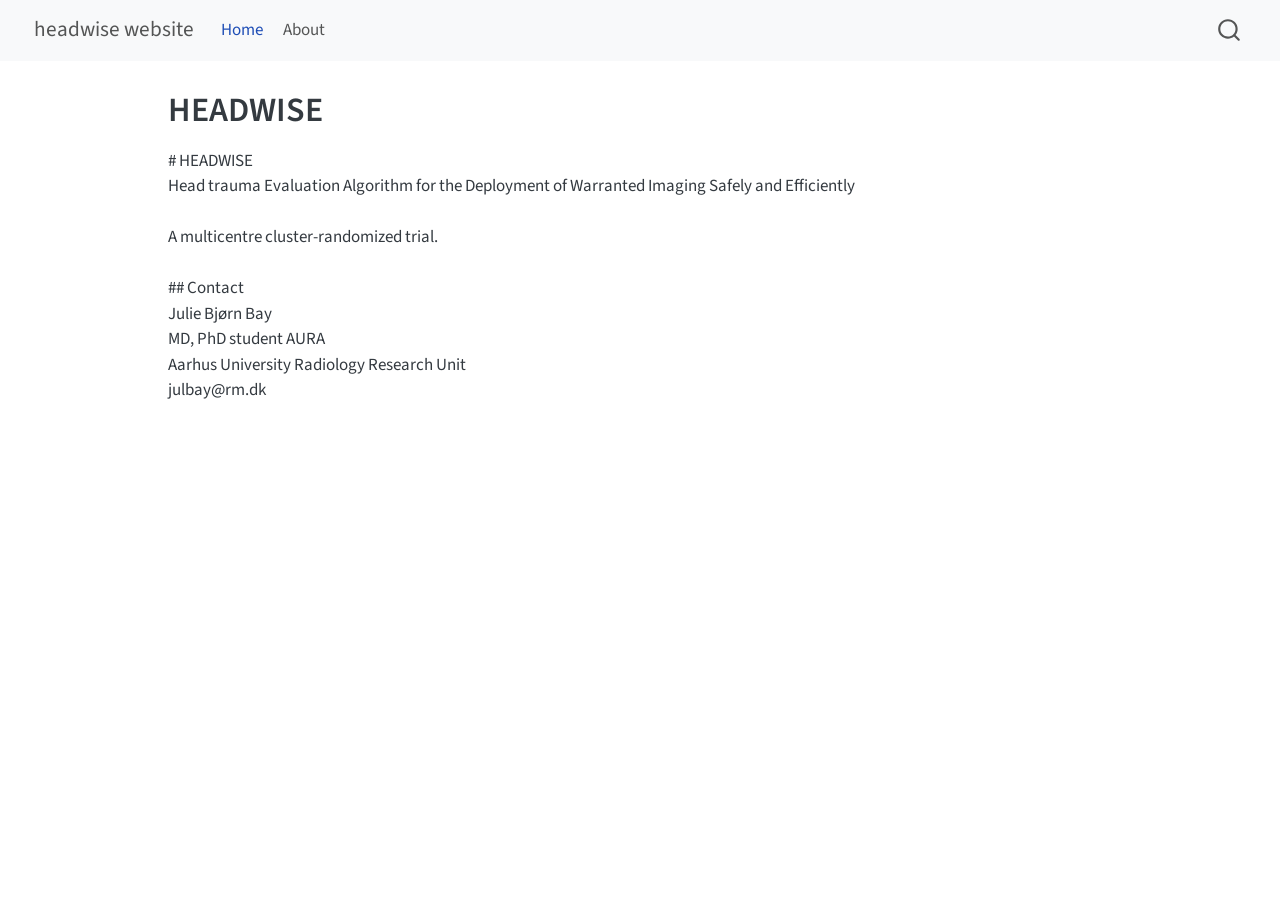
<file: index.html>
<!DOCTYPE html>
<html xmlns="http://www.w3.org/1999/xhtml" lang="en" xml:lang="en"><head>

<meta charset="utf-8">
<meta name="generator" content="quarto-1.8.25">

<meta name="viewport" content="width=device-width, initial-scale=1.0, user-scalable=yes">


<title>HEADWISE – headwise website</title>
<style>
code{white-space: pre-wrap;}
span.smallcaps{font-variant: small-caps;}
div.columns{display: flex; gap: min(4vw, 1.5em);}
div.column{flex: auto; overflow-x: auto;}
div.hanging-indent{margin-left: 1.5em; text-indent: -1.5em;}
ul.task-list{list-style: none;}
ul.task-list li input[type="checkbox"] {
  width: 0.8em;
  margin: 0 0.8em 0.2em -1em; /* quarto-specific, see https://github.com/quarto-dev/quarto-cli/issues/4556 */ 
  vertical-align: middle;
}
</style>


<script src="site_libs/quarto-nav/quarto-nav.js"></script>
<script src="site_libs/quarto-nav/headroom.min.js"></script>
<script src="site_libs/clipboard/clipboard.min.js"></script>
<script src="site_libs/quarto-search/autocomplete.umd.js"></script>
<script src="site_libs/quarto-search/fuse.min.js"></script>
<script src="site_libs/quarto-search/quarto-search.js"></script>
<meta name="quarto:offset" content="./">
<script src="site_libs/quarto-html/quarto.js" type="module"></script>
<script src="site_libs/quarto-html/tabsets/tabsets.js" type="module"></script>
<script src="site_libs/quarto-html/axe/axe-check.js" type="module"></script>
<script src="site_libs/quarto-html/popper.min.js"></script>
<script src="site_libs/quarto-html/tippy.umd.min.js"></script>
<script src="site_libs/quarto-html/anchor.min.js"></script>
<link href="site_libs/quarto-html/tippy.css" rel="stylesheet">
<link href="site_libs/quarto-html/quarto-syntax-highlighting-7b89279ff1a6dce999919e0e67d4d9ec.css" rel="stylesheet" id="quarto-text-highlighting-styles">
<script src="site_libs/bootstrap/bootstrap.min.js"></script>
<link href="site_libs/bootstrap/bootstrap-icons.css" rel="stylesheet">
<link href="site_libs/bootstrap/bootstrap-5b4ad623e5705c0698d39aec6f10cf02.min.css" rel="stylesheet" append-hash="true" id="quarto-bootstrap" data-mode="light">
<script id="quarto-search-options" type="application/json">{
  "location": "navbar",
  "copy-button": false,
  "collapse-after": 3,
  "panel-placement": "end",
  "type": "overlay",
  "limit": 50,
  "keyboard-shortcut": [
    "f",
    "/",
    "s"
  ],
  "show-item-context": false,
  "language": {
    "search-no-results-text": "No results",
    "search-matching-documents-text": "matching documents",
    "search-copy-link-title": "Copy link to search",
    "search-hide-matches-text": "Hide additional matches",
    "search-more-match-text": "more match in this document",
    "search-more-matches-text": "more matches in this document",
    "search-clear-button-title": "Clear",
    "search-text-placeholder": "",
    "search-detached-cancel-button-title": "Cancel",
    "search-submit-button-title": "Submit",
    "search-label": "Search"
  }
}</script>


<link rel="stylesheet" href="styles.css">
</head>

<body class="nav-fixed quarto-light">

<div id="quarto-search-results"></div>
  <header id="quarto-header" class="headroom fixed-top">
    <nav class="navbar navbar-expand-lg " data-bs-theme="dark">
      <div class="navbar-container container-fluid">
      <div class="navbar-brand-container mx-auto">
    <a href="./index.html" class="navbar-brand navbar-brand-logo">
    </a>
    <a class="navbar-brand" href="./index.html">
    <span class="navbar-title">headwise website</span>
    </a>
  </div>
            <div id="quarto-search" class="" title="Search"></div>
          <button class="navbar-toggler" type="button" data-bs-toggle="collapse" data-bs-target="#navbarCollapse" aria-controls="navbarCollapse" role="menu" aria-expanded="false" aria-label="Toggle navigation" onclick="if (window.quartoToggleHeadroom) { window.quartoToggleHeadroom(); }">
  <span class="navbar-toggler-icon"></span>
</button>
          <div class="collapse navbar-collapse" id="navbarCollapse">
            <ul class="navbar-nav navbar-nav-scroll me-auto">
  <li class="nav-item">
    <a class="nav-link active" href="./index.html" aria-current="page"> 
<span class="menu-text">Home</span></a>
  </li>  
  <li class="nav-item">
    <a class="nav-link" href="./about.html"> 
<span class="menu-text">About</span></a>
  </li>  
</ul>
          </div> <!-- /navcollapse -->
            <div class="quarto-navbar-tools">
</div>
      </div> <!-- /container-fluid -->
    </nav>
</header>
<!-- content -->
<div id="quarto-content" class="quarto-container page-columns page-rows-contents page-layout-article page-navbar">
<!-- sidebar -->
<!-- margin-sidebar -->
    <div id="quarto-margin-sidebar" class="sidebar margin-sidebar zindex-bottom">
        
    </div>
<!-- main -->
<main class="content" id="quarto-document-content">

<header id="title-block-header" class="quarto-title-block default">
<div class="quarto-title">
<h1 class="title">HEADWISE</h1>
</div>



<div class="quarto-title-meta">

    
  
    
  </div>
  


</header>


<p># HEADWISE<br>
Head trauma Evaluation Algorithm for the Deployment of Warranted Imaging Safely and Efficiently<br>
<br>
A multicentre cluster-randomized trial.<br>
<br>
## Contact<br>
Julie Bjørn Bay<br>
MD, PhD student AURA<br>
Aarhus University Radiology Research Unit<br>
julbay@rm.dk</p>



</main> <!-- /main -->
<script id="quarto-html-after-body" type="application/javascript">
  window.document.addEventListener("DOMContentLoaded", function (event) {
    const icon = "";
    const anchorJS = new window.AnchorJS();
    anchorJS.options = {
      placement: 'right',
      icon: icon
    };
    anchorJS.add('.anchored');
    const isCodeAnnotation = (el) => {
      for (const clz of el.classList) {
        if (clz.startsWith('code-annotation-')) {                     
          return true;
        }
      }
      return false;
    }
    const onCopySuccess = function(e) {
      // button target
      const button = e.trigger;
      // don't keep focus
      button.blur();
      // flash "checked"
      button.classList.add('code-copy-button-checked');
      var currentTitle = button.getAttribute("title");
      button.setAttribute("title", "Copied!");
      let tooltip;
      if (window.bootstrap) {
        button.setAttribute("data-bs-toggle", "tooltip");
        button.setAttribute("data-bs-placement", "left");
        button.setAttribute("data-bs-title", "Copied!");
        tooltip = new bootstrap.Tooltip(button, 
          { trigger: "manual", 
            customClass: "code-copy-button-tooltip",
            offset: [0, -8]});
        tooltip.show();    
      }
      setTimeout(function() {
        if (tooltip) {
          tooltip.hide();
          button.removeAttribute("data-bs-title");
          button.removeAttribute("data-bs-toggle");
          button.removeAttribute("data-bs-placement");
        }
        button.setAttribute("title", currentTitle);
        button.classList.remove('code-copy-button-checked');
      }, 1000);
      // clear code selection
      e.clearSelection();
    }
    const getTextToCopy = function(trigger) {
      const outerScaffold = trigger.parentElement.cloneNode(true);
      const codeEl = outerScaffold.querySelector('code');
      for (const childEl of codeEl.children) {
        if (isCodeAnnotation(childEl)) {
          childEl.remove();
        }
      }
      return codeEl.innerText;
    }
    const clipboard = new window.ClipboardJS('.code-copy-button:not([data-in-quarto-modal])', {
      text: getTextToCopy
    });
    clipboard.on('success', onCopySuccess);
    if (window.document.getElementById('quarto-embedded-source-code-modal')) {
      const clipboardModal = new window.ClipboardJS('.code-copy-button[data-in-quarto-modal]', {
        text: getTextToCopy,
        container: window.document.getElementById('quarto-embedded-source-code-modal')
      });
      clipboardModal.on('success', onCopySuccess);
    }
      var localhostRegex = new RegExp(/^(?:http|https):\/\/localhost\:?[0-9]*\//);
      var mailtoRegex = new RegExp(/^mailto:/);
        var filterRegex = new RegExp('/' + window.location.host + '/');
      var isInternal = (href) => {
          return filterRegex.test(href) || localhostRegex.test(href) || mailtoRegex.test(href);
      }
      // Inspect non-navigation links and adorn them if external
     var links = window.document.querySelectorAll('a[href]:not(.nav-link):not(.navbar-brand):not(.toc-action):not(.sidebar-link):not(.sidebar-item-toggle):not(.pagination-link):not(.no-external):not([aria-hidden]):not(.dropdown-item):not(.quarto-navigation-tool):not(.about-link)');
      for (var i=0; i<links.length; i++) {
        const link = links[i];
        if (!isInternal(link.href)) {
          // undo the damage that might have been done by quarto-nav.js in the case of
          // links that we want to consider external
          if (link.dataset.originalHref !== undefined) {
            link.href = link.dataset.originalHref;
          }
        }
      }
    function tippyHover(el, contentFn, onTriggerFn, onUntriggerFn) {
      const config = {
        allowHTML: true,
        maxWidth: 500,
        delay: 100,
        arrow: false,
        appendTo: function(el) {
            return el.parentElement;
        },
        interactive: true,
        interactiveBorder: 10,
        theme: 'quarto',
        placement: 'bottom-start',
      };
      if (contentFn) {
        config.content = contentFn;
      }
      if (onTriggerFn) {
        config.onTrigger = onTriggerFn;
      }
      if (onUntriggerFn) {
        config.onUntrigger = onUntriggerFn;
      }
      window.tippy(el, config); 
    }
    const noterefs = window.document.querySelectorAll('a[role="doc-noteref"]');
    for (var i=0; i<noterefs.length; i++) {
      const ref = noterefs[i];
      tippyHover(ref, function() {
        // use id or data attribute instead here
        let href = ref.getAttribute('data-footnote-href') || ref.getAttribute('href');
        try { href = new URL(href).hash; } catch {}
        const id = href.replace(/^#\/?/, "");
        const note = window.document.getElementById(id);
        if (note) {
          return note.innerHTML;
        } else {
          return "";
        }
      });
    }
    const xrefs = window.document.querySelectorAll('a.quarto-xref');
    const processXRef = (id, note) => {
      // Strip column container classes
      const stripColumnClz = (el) => {
        el.classList.remove("page-full", "page-columns");
        if (el.children) {
          for (const child of el.children) {
            stripColumnClz(child);
          }
        }
      }
      stripColumnClz(note)
      if (id === null || id.startsWith('sec-')) {
        // Special case sections, only their first couple elements
        const container = document.createElement("div");
        if (note.children && note.children.length > 2) {
          container.appendChild(note.children[0].cloneNode(true));
          for (let i = 1; i < note.children.length; i++) {
            const child = note.children[i];
            if (child.tagName === "P" && child.innerText === "") {
              continue;
            } else {
              container.appendChild(child.cloneNode(true));
              break;
            }
          }
          if (window.Quarto?.typesetMath) {
            window.Quarto.typesetMath(container);
          }
          return container.innerHTML
        } else {
          if (window.Quarto?.typesetMath) {
            window.Quarto.typesetMath(note);
          }
          return note.innerHTML;
        }
      } else {
        // Remove any anchor links if they are present
        const anchorLink = note.querySelector('a.anchorjs-link');
        if (anchorLink) {
          anchorLink.remove();
        }
        if (window.Quarto?.typesetMath) {
          window.Quarto.typesetMath(note);
        }
        if (note.classList.contains("callout")) {
          return note.outerHTML;
        } else {
          return note.innerHTML;
        }
      }
    }
    for (var i=0; i<xrefs.length; i++) {
      const xref = xrefs[i];
      tippyHover(xref, undefined, function(instance) {
        instance.disable();
        let url = xref.getAttribute('href');
        let hash = undefined; 
        if (url.startsWith('#')) {
          hash = url;
        } else {
          try { hash = new URL(url).hash; } catch {}
        }
        if (hash) {
          const id = hash.replace(/^#\/?/, "");
          const note = window.document.getElementById(id);
          if (note !== null) {
            try {
              const html = processXRef(id, note.cloneNode(true));
              instance.setContent(html);
            } finally {
              instance.enable();
              instance.show();
            }
          } else {
            // See if we can fetch this
            fetch(url.split('#')[0])
            .then(res => res.text())
            .then(html => {
              const parser = new DOMParser();
              const htmlDoc = parser.parseFromString(html, "text/html");
              const note = htmlDoc.getElementById(id);
              if (note !== null) {
                const html = processXRef(id, note);
                instance.setContent(html);
              } 
            }).finally(() => {
              instance.enable();
              instance.show();
            });
          }
        } else {
          // See if we can fetch a full url (with no hash to target)
          // This is a special case and we should probably do some content thinning / targeting
          fetch(url)
          .then(res => res.text())
          .then(html => {
            const parser = new DOMParser();
            const htmlDoc = parser.parseFromString(html, "text/html");
            const note = htmlDoc.querySelector('main.content');
            if (note !== null) {
              // This should only happen for chapter cross references
              // (since there is no id in the URL)
              // remove the first header
              if (note.children.length > 0 && note.children[0].tagName === "HEADER") {
                note.children[0].remove();
              }
              const html = processXRef(null, note);
              instance.setContent(html);
            } 
          }).finally(() => {
            instance.enable();
            instance.show();
          });
        }
      }, function(instance) {
      });
    }
        let selectedAnnoteEl;
        const selectorForAnnotation = ( cell, annotation) => {
          let cellAttr = 'data-code-cell="' + cell + '"';
          let lineAttr = 'data-code-annotation="' +  annotation + '"';
          const selector = 'span[' + cellAttr + '][' + lineAttr + ']';
          return selector;
        }
        const selectCodeLines = (annoteEl) => {
          const doc = window.document;
          const targetCell = annoteEl.getAttribute("data-target-cell");
          const targetAnnotation = annoteEl.getAttribute("data-target-annotation");
          const annoteSpan = window.document.querySelector(selectorForAnnotation(targetCell, targetAnnotation));
          const lines = annoteSpan.getAttribute("data-code-lines").split(",");
          const lineIds = lines.map((line) => {
            return targetCell + "-" + line;
          })
          let top = null;
          let height = null;
          let parent = null;
          if (lineIds.length > 0) {
              //compute the position of the single el (top and bottom and make a div)
              const el = window.document.getElementById(lineIds[0]);
              top = el.offsetTop;
              height = el.offsetHeight;
              parent = el.parentElement.parentElement;
            if (lineIds.length > 1) {
              const lastEl = window.document.getElementById(lineIds[lineIds.length - 1]);
              const bottom = lastEl.offsetTop + lastEl.offsetHeight;
              height = bottom - top;
            }
            if (top !== null && height !== null && parent !== null) {
              // cook up a div (if necessary) and position it 
              let div = window.document.getElementById("code-annotation-line-highlight");
              if (div === null) {
                div = window.document.createElement("div");
                div.setAttribute("id", "code-annotation-line-highlight");
                div.style.position = 'absolute';
                parent.appendChild(div);
              }
              div.style.top = top - 2 + "px";
              div.style.height = height + 4 + "px";
              div.style.left = 0;
              let gutterDiv = window.document.getElementById("code-annotation-line-highlight-gutter");
              if (gutterDiv === null) {
                gutterDiv = window.document.createElement("div");
                gutterDiv.setAttribute("id", "code-annotation-line-highlight-gutter");
                gutterDiv.style.position = 'absolute';
                const codeCell = window.document.getElementById(targetCell);
                const gutter = codeCell.querySelector('.code-annotation-gutter');
                gutter.appendChild(gutterDiv);
              }
              gutterDiv.style.top = top - 2 + "px";
              gutterDiv.style.height = height + 4 + "px";
            }
            selectedAnnoteEl = annoteEl;
          }
        };
        const unselectCodeLines = () => {
          const elementsIds = ["code-annotation-line-highlight", "code-annotation-line-highlight-gutter"];
          elementsIds.forEach((elId) => {
            const div = window.document.getElementById(elId);
            if (div) {
              div.remove();
            }
          });
          selectedAnnoteEl = undefined;
        };
          // Handle positioning of the toggle
      window.addEventListener(
        "resize",
        throttle(() => {
          elRect = undefined;
          if (selectedAnnoteEl) {
            selectCodeLines(selectedAnnoteEl);
          }
        }, 10)
      );
      function throttle(fn, ms) {
      let throttle = false;
      let timer;
        return (...args) => {
          if(!throttle) { // first call gets through
              fn.apply(this, args);
              throttle = true;
          } else { // all the others get throttled
              if(timer) clearTimeout(timer); // cancel #2
              timer = setTimeout(() => {
                fn.apply(this, args);
                timer = throttle = false;
              }, ms);
          }
        };
      }
        // Attach click handler to the DT
        const annoteDls = window.document.querySelectorAll('dt[data-target-cell]');
        for (const annoteDlNode of annoteDls) {
          annoteDlNode.addEventListener('click', (event) => {
            const clickedEl = event.target;
            if (clickedEl !== selectedAnnoteEl) {
              unselectCodeLines();
              const activeEl = window.document.querySelector('dt[data-target-cell].code-annotation-active');
              if (activeEl) {
                activeEl.classList.remove('code-annotation-active');
              }
              selectCodeLines(clickedEl);
              clickedEl.classList.add('code-annotation-active');
            } else {
              // Unselect the line
              unselectCodeLines();
              clickedEl.classList.remove('code-annotation-active');
            }
          });
        }
    const findCites = (el) => {
      const parentEl = el.parentElement;
      if (parentEl) {
        const cites = parentEl.dataset.cites;
        if (cites) {
          return {
            el,
            cites: cites.split(' ')
          };
        } else {
          return findCites(el.parentElement)
        }
      } else {
        return undefined;
      }
    };
    var bibliorefs = window.document.querySelectorAll('a[role="doc-biblioref"]');
    for (var i=0; i<bibliorefs.length; i++) {
      const ref = bibliorefs[i];
      const citeInfo = findCites(ref);
      if (citeInfo) {
        tippyHover(citeInfo.el, function() {
          var popup = window.document.createElement('div');
          citeInfo.cites.forEach(function(cite) {
            var citeDiv = window.document.createElement('div');
            citeDiv.classList.add('hanging-indent');
            citeDiv.classList.add('csl-entry');
            var biblioDiv = window.document.getElementById('ref-' + cite);
            if (biblioDiv) {
              citeDiv.innerHTML = biblioDiv.innerHTML;
            }
            popup.appendChild(citeDiv);
          });
          return popup.innerHTML;
        });
      }
    }
  });
  </script>
</div> <!-- /content -->




</body></html>
</file>
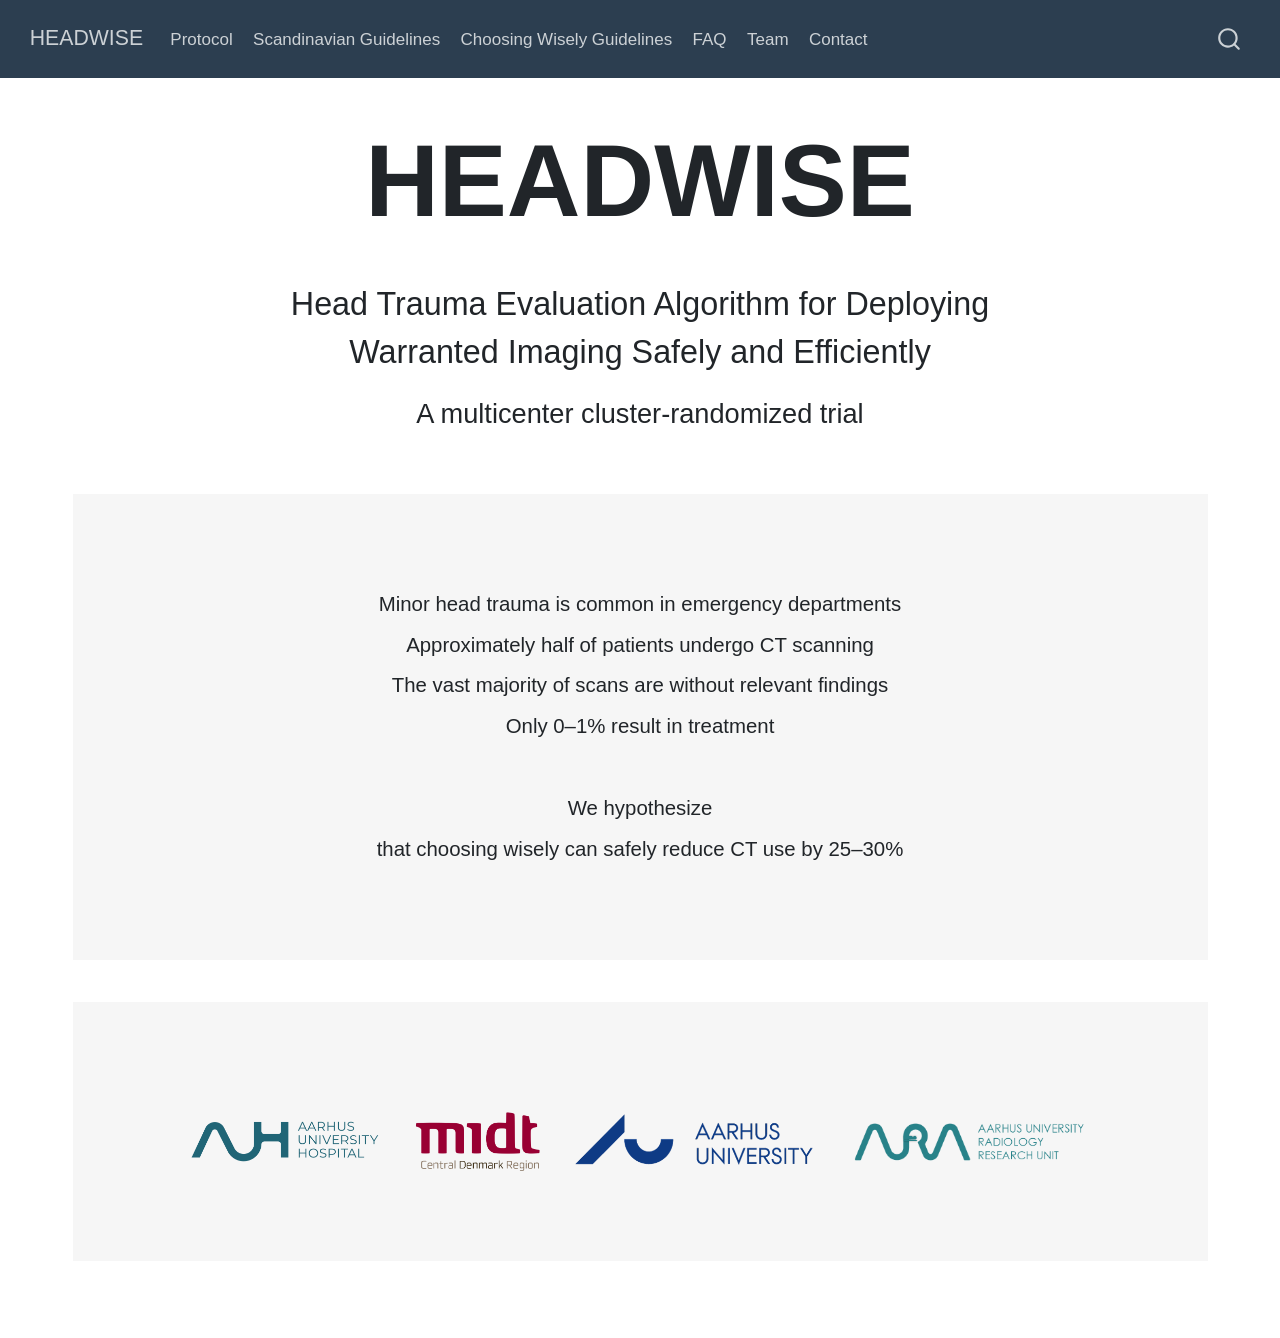
<file: docs/index.html>
<!DOCTYPE html>
<html xmlns="http://www.w3.org/1999/xhtml" lang="en" xml:lang="en"><head>

<meta charset="utf-8">
<meta name="generator" content="quarto-1.8.27">

<meta name="viewport" content="width=device-width, initial-scale=1.0, user-scalable=yes">


<title>HEADWISE</title>
<style>
code{white-space: pre-wrap;}
span.smallcaps{font-variant: small-caps;}
div.columns{display: flex; gap: min(4vw, 1.5em);}
div.column{flex: auto; overflow-x: auto;}
div.hanging-indent{margin-left: 1.5em; text-indent: -1.5em;}
ul.task-list{list-style: none;}
ul.task-list li input[type="checkbox"] {
  width: 0.8em;
  margin: 0 0.8em 0.2em -1em; /* quarto-specific, see https://github.com/quarto-dev/quarto-cli/issues/4556 */ 
  vertical-align: middle;
}
</style>


<script src="site_libs/quarto-nav/quarto-nav.js"></script>
<script src="site_libs/quarto-nav/headroom.min.js"></script>
<script src="site_libs/clipboard/clipboard.min.js"></script>
<script src="site_libs/quarto-search/autocomplete.umd.js"></script>
<script src="site_libs/quarto-search/fuse.min.js"></script>
<script src="site_libs/quarto-search/quarto-search.js"></script>
<meta name="quarto:offset" content="./">
<script src="site_libs/quarto-html/quarto.js" type="module"></script>
<script src="site_libs/quarto-html/tabsets/tabsets.js" type="module"></script>
<script src="site_libs/quarto-html/axe/axe-check.js" type="module"></script>
<script src="site_libs/quarto-html/popper.min.js"></script>
<script src="site_libs/quarto-html/tippy.umd.min.js"></script>
<script src="site_libs/quarto-html/anchor.min.js"></script>
<link href="site_libs/quarto-html/tippy.css" rel="stylesheet">
<link href="site_libs/quarto-html/quarto-syntax-highlighting-ed96de9b727972fe78a7b5d16c58bf87.css" rel="stylesheet" id="quarto-text-highlighting-styles">
<script src="site_libs/bootstrap/bootstrap.min.js"></script>
<link href="site_libs/bootstrap/bootstrap-icons.css" rel="stylesheet">
<link href="site_libs/bootstrap/bootstrap-f93c2b1f3f0577f377aefa4848a86a36.min.css" rel="stylesheet" append-hash="true" id="quarto-bootstrap" data-mode="light">
<script id="quarto-search-options" type="application/json">{
  "location": "navbar",
  "copy-button": false,
  "collapse-after": 3,
  "panel-placement": "end",
  "type": "overlay",
  "limit": 50,
  "keyboard-shortcut": [
    "f",
    "/",
    "s"
  ],
  "show-item-context": false,
  "language": {
    "search-no-results-text": "No results",
    "search-matching-documents-text": "matching documents",
    "search-copy-link-title": "Copy link to search",
    "search-hide-matches-text": "Hide additional matches",
    "search-more-match-text": "more match in this document",
    "search-more-matches-text": "more matches in this document",
    "search-clear-button-title": "Clear",
    "search-text-placeholder": "",
    "search-detached-cancel-button-title": "Cancel",
    "search-submit-button-title": "Submit",
    "search-label": "Search"
  }
}</script>


<link rel="stylesheet" href="styles/styles.css">
</head>

<body class="nav-fixed quarto-light">

<div id="quarto-search-results"></div>
  <header id="quarto-header" class="headroom fixed-top">
    <nav class="navbar navbar-expand-lg " data-bs-theme="dark">
      <div class="navbar-container container-fluid">
      <div class="navbar-brand-container mx-auto">
    <a class="navbar-brand" href="./index.html">
    <span class="navbar-title">HEADWISE</span>
    </a>
  </div>
            <div id="quarto-search" class="" title="Search"></div>
          <button class="navbar-toggler" type="button" data-bs-toggle="collapse" data-bs-target="#navbarCollapse" aria-controls="navbarCollapse" role="menu" aria-expanded="false" aria-label="Toggle navigation" onclick="if (window.quartoToggleHeadroom) { window.quartoToggleHeadroom(); }">
  <span class="navbar-toggler-icon"></span>
</button>
          <div class="collapse navbar-collapse" id="navbarCollapse">
            <ul class="navbar-nav navbar-nav-scroll me-auto">
  <li class="nav-item">
    <a class="nav-link" href="./protocol.html"> 
<span class="menu-text">Protocol</span></a>
  </li>  
  <li class="nav-item">
    <a class="nav-link" href="./scandinavian.html"> 
<span class="menu-text">Scandinavian Guidelines</span></a>
  </li>  
  <li class="nav-item">
    <a class="nav-link" href="./choosingwisely.html"> 
<span class="menu-text">Choosing Wisely Guidelines</span></a>
  </li>  
  <li class="nav-item">
    <a class="nav-link" href="./faq.html"> 
<span class="menu-text">FAQ</span></a>
  </li>  
  <li class="nav-item">
    <a class="nav-link" href="./team.html"> 
<span class="menu-text">Team</span></a>
  </li>  
  <li class="nav-item">
    <a class="nav-link" href="./contact.html"> 
<span class="menu-text">Contact</span></a>
  </li>  
</ul>
          </div> <!-- /navcollapse -->
            <div class="quarto-navbar-tools">
</div>
      </div> <!-- /container-fluid -->
    </nav>
</header>
<!-- content -->
<div id="quarto-content" class="quarto-container page-columns page-rows-contents page-layout-full page-navbar">
<!-- sidebar -->
<!-- margin-sidebar -->
    
<!-- main -->
<main class="content column-page" id="quarto-document-content"><header id="title-block-header" class="quarto-title-block"></header>




<h1 style="width:100%; text-align:center; font-size:6rem; font-weight:700; line-height:1.1; margin:0 auto 0 auto;">
HEADWISE
</h1>
<p><br></p>
<div style="font-size:1.9rem; max-width:900px; margin:0 auto 0 auto; text-align:center;">
<p>Head Trauma Evaluation Algorithm for Deploying<br>
Warranted Imaging Safely and Efficiently</p>
</div>
<div style="font-size:1.6rem; max-width:900px; margin:0 auto 0 auto; text-align:center;">
<p>A multicenter cluster-randomized trial</p>
</div>
<p><br></p>
<div class="band-alt">
<div style="font-size:1.2rem; line-height:2; text-align:center; max-width:900px; margin:auto;">
<p>Minor head trauma is common in emergency departments<br>
Approximately half of patients undergo CT scanning<br>
The vast majority of scans are without relevant findings<br>
Only 0–1% result in treatment</p>
<p><br></p>
<p>We hypothesize<br>
that choosing wisely can safely reduce CT use by 25–30%</p>
</div>
</div>
<p><br></p>
<div class="band-alt">
<div style="display:flex; justify-content:center; align-items:center; flex-wrap:nowrap; margin-top:20px;">
<p><img src="images/auh_logo.png" style="width:190px; height:auto; margin-right:30px;"> <img src="images/rmlogo.png" style="width:125px; height:auto; margin-right:30px;"> <img src="images/aulogo.png" style="width:260px; height:auto; margin-right:10px;"> <img src="images/aura_logo.png" style="width:240px; height:auto;"></p>
</div>
</div>



</main> <!-- /main -->
<script id="quarto-html-after-body" type="application/javascript">
  window.document.addEventListener("DOMContentLoaded", function (event) {
    const icon = "";
    const anchorJS = new window.AnchorJS();
    anchorJS.options = {
      placement: 'right',
      icon: icon
    };
    anchorJS.add('.anchored');
    const isCodeAnnotation = (el) => {
      for (const clz of el.classList) {
        if (clz.startsWith('code-annotation-')) {                     
          return true;
        }
      }
      return false;
    }
    const onCopySuccess = function(e) {
      // button target
      const button = e.trigger;
      // don't keep focus
      button.blur();
      // flash "checked"
      button.classList.add('code-copy-button-checked');
      var currentTitle = button.getAttribute("title");
      button.setAttribute("title", "Copied!");
      let tooltip;
      if (window.bootstrap) {
        button.setAttribute("data-bs-toggle", "tooltip");
        button.setAttribute("data-bs-placement", "left");
        button.setAttribute("data-bs-title", "Copied!");
        tooltip = new bootstrap.Tooltip(button, 
          { trigger: "manual", 
            customClass: "code-copy-button-tooltip",
            offset: [0, -8]});
        tooltip.show();    
      }
      setTimeout(function() {
        if (tooltip) {
          tooltip.hide();
          button.removeAttribute("data-bs-title");
          button.removeAttribute("data-bs-toggle");
          button.removeAttribute("data-bs-placement");
        }
        button.setAttribute("title", currentTitle);
        button.classList.remove('code-copy-button-checked');
      }, 1000);
      // clear code selection
      e.clearSelection();
    }
    const getTextToCopy = function(trigger) {
      const outerScaffold = trigger.parentElement.cloneNode(true);
      const codeEl = outerScaffold.querySelector('code');
      for (const childEl of codeEl.children) {
        if (isCodeAnnotation(childEl)) {
          childEl.remove();
        }
      }
      return codeEl.innerText;
    }
    const clipboard = new window.ClipboardJS('.code-copy-button:not([data-in-quarto-modal])', {
      text: getTextToCopy
    });
    clipboard.on('success', onCopySuccess);
    if (window.document.getElementById('quarto-embedded-source-code-modal')) {
      const clipboardModal = new window.ClipboardJS('.code-copy-button[data-in-quarto-modal]', {
        text: getTextToCopy,
        container: window.document.getElementById('quarto-embedded-source-code-modal')
      });
      clipboardModal.on('success', onCopySuccess);
    }
      var localhostRegex = new RegExp(/^(?:http|https):\/\/localhost\:?[0-9]*\//);
      var mailtoRegex = new RegExp(/^mailto:/);
        var filterRegex = new RegExp('/' + window.location.host + '/');
      var isInternal = (href) => {
          return filterRegex.test(href) || localhostRegex.test(href) || mailtoRegex.test(href);
      }
      // Inspect non-navigation links and adorn them if external
     var links = window.document.querySelectorAll('a[href]:not(.nav-link):not(.navbar-brand):not(.toc-action):not(.sidebar-link):not(.sidebar-item-toggle):not(.pagination-link):not(.no-external):not([aria-hidden]):not(.dropdown-item):not(.quarto-navigation-tool):not(.about-link)');
      for (var i=0; i<links.length; i++) {
        const link = links[i];
        if (!isInternal(link.href)) {
          // undo the damage that might have been done by quarto-nav.js in the case of
          // links that we want to consider external
          if (link.dataset.originalHref !== undefined) {
            link.href = link.dataset.originalHref;
          }
        }
      }
    function tippyHover(el, contentFn, onTriggerFn, onUntriggerFn) {
      const config = {
        allowHTML: true,
        maxWidth: 500,
        delay: 100,
        arrow: false,
        appendTo: function(el) {
            return el.parentElement;
        },
        interactive: true,
        interactiveBorder: 10,
        theme: 'quarto',
        placement: 'bottom-start',
      };
      if (contentFn) {
        config.content = contentFn;
      }
      if (onTriggerFn) {
        config.onTrigger = onTriggerFn;
      }
      if (onUntriggerFn) {
        config.onUntrigger = onUntriggerFn;
      }
      window.tippy(el, config); 
    }
    const noterefs = window.document.querySelectorAll('a[role="doc-noteref"]');
    for (var i=0; i<noterefs.length; i++) {
      const ref = noterefs[i];
      tippyHover(ref, function() {
        // use id or data attribute instead here
        let href = ref.getAttribute('data-footnote-href') || ref.getAttribute('href');
        try { href = new URL(href).hash; } catch {}
        const id = href.replace(/^#\/?/, "");
        const note = window.document.getElementById(id);
        if (note) {
          return note.innerHTML;
        } else {
          return "";
        }
      });
    }
    const xrefs = window.document.querySelectorAll('a.quarto-xref');
    const processXRef = (id, note) => {
      // Strip column container classes
      const stripColumnClz = (el) => {
        el.classList.remove("page-full", "page-columns");
        if (el.children) {
          for (const child of el.children) {
            stripColumnClz(child);
          }
        }
      }
      stripColumnClz(note)
      if (id === null || id.startsWith('sec-')) {
        // Special case sections, only their first couple elements
        const container = document.createElement("div");
        if (note.children && note.children.length > 2) {
          container.appendChild(note.children[0].cloneNode(true));
          for (let i = 1; i < note.children.length; i++) {
            const child = note.children[i];
            if (child.tagName === "P" && child.innerText === "") {
              continue;
            } else {
              container.appendChild(child.cloneNode(true));
              break;
            }
          }
          if (window.Quarto?.typesetMath) {
            window.Quarto.typesetMath(container);
          }
          return container.innerHTML
        } else {
          if (window.Quarto?.typesetMath) {
            window.Quarto.typesetMath(note);
          }
          return note.innerHTML;
        }
      } else {
        // Remove any anchor links if they are present
        const anchorLink = note.querySelector('a.anchorjs-link');
        if (anchorLink) {
          anchorLink.remove();
        }
        if (window.Quarto?.typesetMath) {
          window.Quarto.typesetMath(note);
        }
        if (note.classList.contains("callout")) {
          return note.outerHTML;
        } else {
          return note.innerHTML;
        }
      }
    }
    for (var i=0; i<xrefs.length; i++) {
      const xref = xrefs[i];
      tippyHover(xref, undefined, function(instance) {
        instance.disable();
        let url = xref.getAttribute('href');
        let hash = undefined; 
        if (url.startsWith('#')) {
          hash = url;
        } else {
          try { hash = new URL(url).hash; } catch {}
        }
        if (hash) {
          const id = hash.replace(/^#\/?/, "");
          const note = window.document.getElementById(id);
          if (note !== null) {
            try {
              const html = processXRef(id, note.cloneNode(true));
              instance.setContent(html);
            } finally {
              instance.enable();
              instance.show();
            }
          } else {
            // See if we can fetch this
            fetch(url.split('#')[0])
            .then(res => res.text())
            .then(html => {
              const parser = new DOMParser();
              const htmlDoc = parser.parseFromString(html, "text/html");
              const note = htmlDoc.getElementById(id);
              if (note !== null) {
                const html = processXRef(id, note);
                instance.setContent(html);
              } 
            }).finally(() => {
              instance.enable();
              instance.show();
            });
          }
        } else {
          // See if we can fetch a full url (with no hash to target)
          // This is a special case and we should probably do some content thinning / targeting
          fetch(url)
          .then(res => res.text())
          .then(html => {
            const parser = new DOMParser();
            const htmlDoc = parser.parseFromString(html, "text/html");
            const note = htmlDoc.querySelector('main.content');
            if (note !== null) {
              // This should only happen for chapter cross references
              // (since there is no id in the URL)
              // remove the first header
              if (note.children.length > 0 && note.children[0].tagName === "HEADER") {
                note.children[0].remove();
              }
              const html = processXRef(null, note);
              instance.setContent(html);
            } 
          }).finally(() => {
            instance.enable();
            instance.show();
          });
        }
      }, function(instance) {
      });
    }
        let selectedAnnoteEl;
        const selectorForAnnotation = ( cell, annotation) => {
          let cellAttr = 'data-code-cell="' + cell + '"';
          let lineAttr = 'data-code-annotation="' +  annotation + '"';
          const selector = 'span[' + cellAttr + '][' + lineAttr + ']';
          return selector;
        }
        const selectCodeLines = (annoteEl) => {
          const doc = window.document;
          const targetCell = annoteEl.getAttribute("data-target-cell");
          const targetAnnotation = annoteEl.getAttribute("data-target-annotation");
          const annoteSpan = window.document.querySelector(selectorForAnnotation(targetCell, targetAnnotation));
          const lines = annoteSpan.getAttribute("data-code-lines").split(",");
          const lineIds = lines.map((line) => {
            return targetCell + "-" + line;
          })
          let top = null;
          let height = null;
          let parent = null;
          if (lineIds.length > 0) {
              //compute the position of the single el (top and bottom and make a div)
              const el = window.document.getElementById(lineIds[0]);
              top = el.offsetTop;
              height = el.offsetHeight;
              parent = el.parentElement.parentElement;
            if (lineIds.length > 1) {
              const lastEl = window.document.getElementById(lineIds[lineIds.length - 1]);
              const bottom = lastEl.offsetTop + lastEl.offsetHeight;
              height = bottom - top;
            }
            if (top !== null && height !== null && parent !== null) {
              // cook up a div (if necessary) and position it 
              let div = window.document.getElementById("code-annotation-line-highlight");
              if (div === null) {
                div = window.document.createElement("div");
                div.setAttribute("id", "code-annotation-line-highlight");
                div.style.position = 'absolute';
                parent.appendChild(div);
              }
              div.style.top = top - 2 + "px";
              div.style.height = height + 4 + "px";
              div.style.left = 0;
              let gutterDiv = window.document.getElementById("code-annotation-line-highlight-gutter");
              if (gutterDiv === null) {
                gutterDiv = window.document.createElement("div");
                gutterDiv.setAttribute("id", "code-annotation-line-highlight-gutter");
                gutterDiv.style.position = 'absolute';
                const codeCell = window.document.getElementById(targetCell);
                const gutter = codeCell.querySelector('.code-annotation-gutter');
                gutter.appendChild(gutterDiv);
              }
              gutterDiv.style.top = top - 2 + "px";
              gutterDiv.style.height = height + 4 + "px";
            }
            selectedAnnoteEl = annoteEl;
          }
        };
        const unselectCodeLines = () => {
          const elementsIds = ["code-annotation-line-highlight", "code-annotation-line-highlight-gutter"];
          elementsIds.forEach((elId) => {
            const div = window.document.getElementById(elId);
            if (div) {
              div.remove();
            }
          });
          selectedAnnoteEl = undefined;
        };
          // Handle positioning of the toggle
      window.addEventListener(
        "resize",
        throttle(() => {
          elRect = undefined;
          if (selectedAnnoteEl) {
            selectCodeLines(selectedAnnoteEl);
          }
        }, 10)
      );
      function throttle(fn, ms) {
      let throttle = false;
      let timer;
        return (...args) => {
          if(!throttle) { // first call gets through
              fn.apply(this, args);
              throttle = true;
          } else { // all the others get throttled
              if(timer) clearTimeout(timer); // cancel #2
              timer = setTimeout(() => {
                fn.apply(this, args);
                timer = throttle = false;
              }, ms);
          }
        };
      }
        // Attach click handler to the DT
        const annoteDls = window.document.querySelectorAll('dt[data-target-cell]');
        for (const annoteDlNode of annoteDls) {
          annoteDlNode.addEventListener('click', (event) => {
            const clickedEl = event.target;
            if (clickedEl !== selectedAnnoteEl) {
              unselectCodeLines();
              const activeEl = window.document.querySelector('dt[data-target-cell].code-annotation-active');
              if (activeEl) {
                activeEl.classList.remove('code-annotation-active');
              }
              selectCodeLines(clickedEl);
              clickedEl.classList.add('code-annotation-active');
            } else {
              // Unselect the line
              unselectCodeLines();
              clickedEl.classList.remove('code-annotation-active');
            }
          });
        }
    const findCites = (el) => {
      const parentEl = el.parentElement;
      if (parentEl) {
        const cites = parentEl.dataset.cites;
        if (cites) {
          return {
            el,
            cites: cites.split(' ')
          };
        } else {
          return findCites(el.parentElement)
        }
      } else {
        return undefined;
      }
    };
    var bibliorefs = window.document.querySelectorAll('a[role="doc-biblioref"]');
    for (var i=0; i<bibliorefs.length; i++) {
      const ref = bibliorefs[i];
      const citeInfo = findCites(ref);
      if (citeInfo) {
        tippyHover(citeInfo.el, function() {
          var popup = window.document.createElement('div');
          citeInfo.cites.forEach(function(cite) {
            var citeDiv = window.document.createElement('div');
            citeDiv.classList.add('hanging-indent');
            citeDiv.classList.add('csl-entry');
            var biblioDiv = window.document.getElementById('ref-' + cite);
            if (biblioDiv) {
              citeDiv.innerHTML = biblioDiv.innerHTML;
            }
            popup.appendChild(citeDiv);
          });
          return popup.innerHTML;
        });
      }
    }
  });
  </script>
</div> <!-- /content -->




</body></html>
</file>
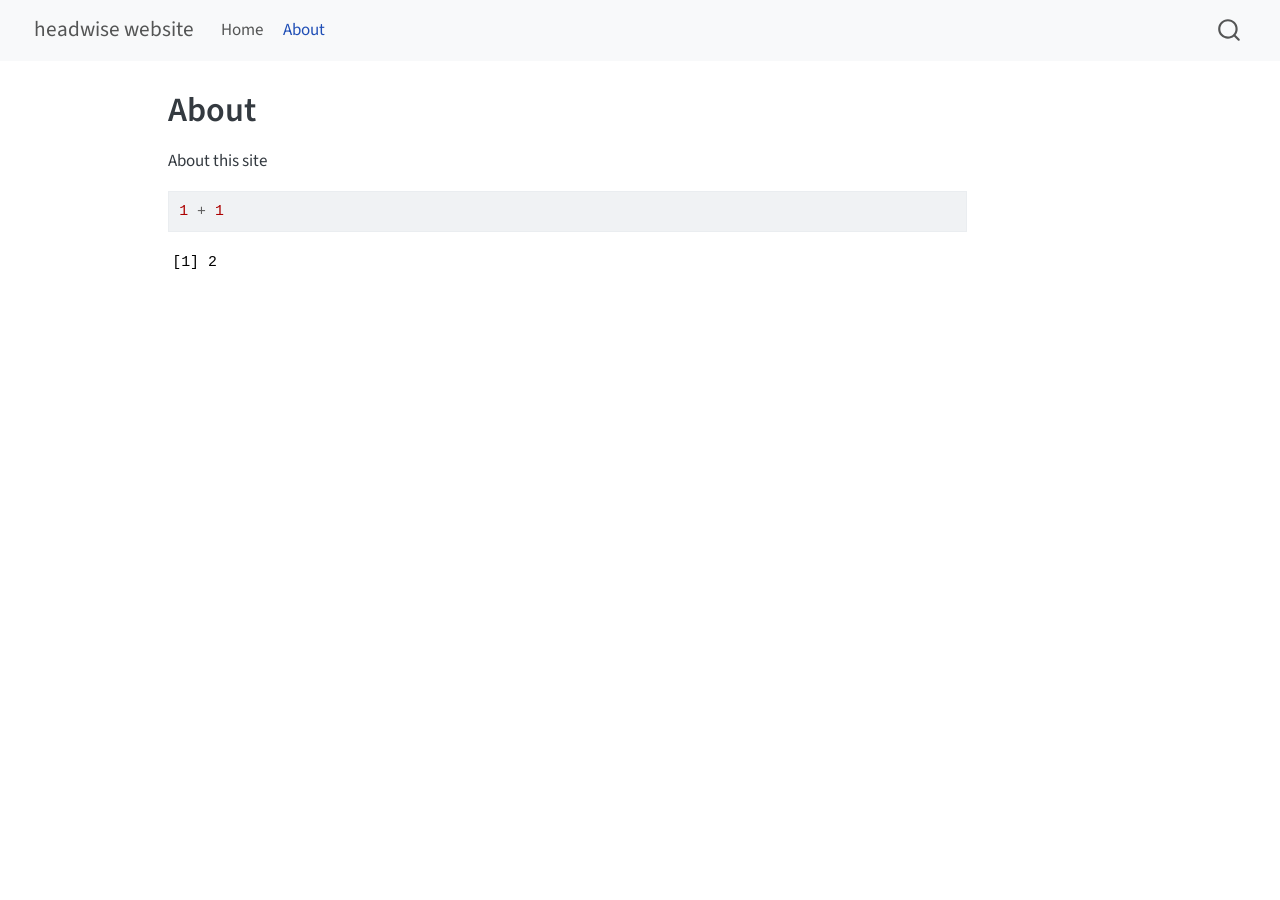
<file: about.html>
<!DOCTYPE html>
<html xmlns="http://www.w3.org/1999/xhtml" lang="en" xml:lang="en"><head>

<meta charset="utf-8">
<meta name="generator" content="quarto-1.8.25">

<meta name="viewport" content="width=device-width, initial-scale=1.0, user-scalable=yes">


<title>About – headwise website</title>
<style>
code{white-space: pre-wrap;}
span.smallcaps{font-variant: small-caps;}
div.columns{display: flex; gap: min(4vw, 1.5em);}
div.column{flex: auto; overflow-x: auto;}
div.hanging-indent{margin-left: 1.5em; text-indent: -1.5em;}
ul.task-list{list-style: none;}
ul.task-list li input[type="checkbox"] {
  width: 0.8em;
  margin: 0 0.8em 0.2em -1em; /* quarto-specific, see https://github.com/quarto-dev/quarto-cli/issues/4556 */ 
  vertical-align: middle;
}
/* CSS for syntax highlighting */
html { -webkit-text-size-adjust: 100%; }
pre > code.sourceCode { white-space: pre; position: relative; }
pre > code.sourceCode > span { display: inline-block; line-height: 1.25; }
pre > code.sourceCode > span:empty { height: 1.2em; }
.sourceCode { overflow: visible; }
code.sourceCode > span { color: inherit; text-decoration: inherit; }
div.sourceCode { margin: 1em 0; }
pre.sourceCode { margin: 0; }
@media screen {
div.sourceCode { overflow: auto; }
}
@media print {
pre > code.sourceCode { white-space: pre-wrap; }
pre > code.sourceCode > span { text-indent: -5em; padding-left: 5em; }
}
pre.numberSource code
  { counter-reset: source-line 0; }
pre.numberSource code > span
  { position: relative; left: -4em; counter-increment: source-line; }
pre.numberSource code > span > a:first-child::before
  { content: counter(source-line);
    position: relative; left: -1em; text-align: right; vertical-align: baseline;
    border: none; display: inline-block;
    -webkit-touch-callout: none; -webkit-user-select: none;
    -khtml-user-select: none; -moz-user-select: none;
    -ms-user-select: none; user-select: none;
    padding: 0 4px; width: 4em;
  }
pre.numberSource { margin-left: 3em;  padding-left: 4px; }
div.sourceCode
  {   }
@media screen {
pre > code.sourceCode > span > a:first-child::before { text-decoration: underline; }
}
</style>


<script src="site_libs/quarto-nav/quarto-nav.js"></script>
<script src="site_libs/quarto-nav/headroom.min.js"></script>
<script src="site_libs/clipboard/clipboard.min.js"></script>
<script src="site_libs/quarto-search/autocomplete.umd.js"></script>
<script src="site_libs/quarto-search/fuse.min.js"></script>
<script src="site_libs/quarto-search/quarto-search.js"></script>
<meta name="quarto:offset" content="./">
<script src="site_libs/quarto-html/quarto.js" type="module"></script>
<script src="site_libs/quarto-html/tabsets/tabsets.js" type="module"></script>
<script src="site_libs/quarto-html/axe/axe-check.js" type="module"></script>
<script src="site_libs/quarto-html/popper.min.js"></script>
<script src="site_libs/quarto-html/tippy.umd.min.js"></script>
<script src="site_libs/quarto-html/anchor.min.js"></script>
<link href="site_libs/quarto-html/tippy.css" rel="stylesheet">
<link href="site_libs/quarto-html/quarto-syntax-highlighting-7b89279ff1a6dce999919e0e67d4d9ec.css" rel="stylesheet" id="quarto-text-highlighting-styles">
<script src="site_libs/bootstrap/bootstrap.min.js"></script>
<link href="site_libs/bootstrap/bootstrap-icons.css" rel="stylesheet">
<link href="site_libs/bootstrap/bootstrap-5b4ad623e5705c0698d39aec6f10cf02.min.css" rel="stylesheet" append-hash="true" id="quarto-bootstrap" data-mode="light">
<script id="quarto-search-options" type="application/json">{
  "location": "navbar",
  "copy-button": false,
  "collapse-after": 3,
  "panel-placement": "end",
  "type": "overlay",
  "limit": 50,
  "keyboard-shortcut": [
    "f",
    "/",
    "s"
  ],
  "show-item-context": false,
  "language": {
    "search-no-results-text": "No results",
    "search-matching-documents-text": "matching documents",
    "search-copy-link-title": "Copy link to search",
    "search-hide-matches-text": "Hide additional matches",
    "search-more-match-text": "more match in this document",
    "search-more-matches-text": "more matches in this document",
    "search-clear-button-title": "Clear",
    "search-text-placeholder": "",
    "search-detached-cancel-button-title": "Cancel",
    "search-submit-button-title": "Submit",
    "search-label": "Search"
  }
}</script>


<link rel="stylesheet" href="styles.css">
</head>

<body class="nav-fixed quarto-light">

<div id="quarto-search-results"></div>
  <header id="quarto-header" class="headroom fixed-top">
    <nav class="navbar navbar-expand-lg " data-bs-theme="dark">
      <div class="navbar-container container-fluid">
      <div class="navbar-brand-container mx-auto">
    <a href="./index.html" class="navbar-brand navbar-brand-logo">
    </a>
    <a class="navbar-brand" href="./index.html">
    <span class="navbar-title">headwise website</span>
    </a>
  </div>
            <div id="quarto-search" class="" title="Search"></div>
          <button class="navbar-toggler" type="button" data-bs-toggle="collapse" data-bs-target="#navbarCollapse" aria-controls="navbarCollapse" role="menu" aria-expanded="false" aria-label="Toggle navigation" onclick="if (window.quartoToggleHeadroom) { window.quartoToggleHeadroom(); }">
  <span class="navbar-toggler-icon"></span>
</button>
          <div class="collapse navbar-collapse" id="navbarCollapse">
            <ul class="navbar-nav navbar-nav-scroll me-auto">
  <li class="nav-item">
    <a class="nav-link" href="./index.html"> 
<span class="menu-text">Home</span></a>
  </li>  
  <li class="nav-item">
    <a class="nav-link active" href="./about.html" aria-current="page"> 
<span class="menu-text">About</span></a>
  </li>  
</ul>
          </div> <!-- /navcollapse -->
            <div class="quarto-navbar-tools">
</div>
      </div> <!-- /container-fluid -->
    </nav>
</header>
<!-- content -->
<div id="quarto-content" class="quarto-container page-columns page-rows-contents page-layout-article page-navbar">
<!-- sidebar -->
<!-- margin-sidebar -->
    <div id="quarto-margin-sidebar" class="sidebar margin-sidebar zindex-bottom">
        
    </div>
<!-- main -->
<main class="content" id="quarto-document-content">

<header id="title-block-header" class="quarto-title-block default">
<div class="quarto-title">
<h1 class="title">About</h1>
</div>



<div class="quarto-title-meta">

    
  
    
  </div>
  


</header>


<p>About this site</p>
<div class="cell">
<div class="code-copy-outer-scaffold"><div class="sourceCode cell-code" id="cb1"><pre class="sourceCode r code-with-copy"><code class="sourceCode r"><span id="cb1-1"><a href="#cb1-1" aria-hidden="true" tabindex="-1"></a><span class="dv">1</span> <span class="sc">+</span> <span class="dv">1</span></span></code></pre></div><button title="Copy to Clipboard" class="code-copy-button"><i class="bi"></i></button></div>
<div class="cell-output cell-output-stdout">
<pre><code>[1] 2</code></pre>
</div>
</div>



</main> <!-- /main -->
<script id="quarto-html-after-body" type="application/javascript">
  window.document.addEventListener("DOMContentLoaded", function (event) {
    const icon = "";
    const anchorJS = new window.AnchorJS();
    anchorJS.options = {
      placement: 'right',
      icon: icon
    };
    anchorJS.add('.anchored');
    const isCodeAnnotation = (el) => {
      for (const clz of el.classList) {
        if (clz.startsWith('code-annotation-')) {                     
          return true;
        }
      }
      return false;
    }
    const onCopySuccess = function(e) {
      // button target
      const button = e.trigger;
      // don't keep focus
      button.blur();
      // flash "checked"
      button.classList.add('code-copy-button-checked');
      var currentTitle = button.getAttribute("title");
      button.setAttribute("title", "Copied!");
      let tooltip;
      if (window.bootstrap) {
        button.setAttribute("data-bs-toggle", "tooltip");
        button.setAttribute("data-bs-placement", "left");
        button.setAttribute("data-bs-title", "Copied!");
        tooltip = new bootstrap.Tooltip(button, 
          { trigger: "manual", 
            customClass: "code-copy-button-tooltip",
            offset: [0, -8]});
        tooltip.show();    
      }
      setTimeout(function() {
        if (tooltip) {
          tooltip.hide();
          button.removeAttribute("data-bs-title");
          button.removeAttribute("data-bs-toggle");
          button.removeAttribute("data-bs-placement");
        }
        button.setAttribute("title", currentTitle);
        button.classList.remove('code-copy-button-checked');
      }, 1000);
      // clear code selection
      e.clearSelection();
    }
    const getTextToCopy = function(trigger) {
      const outerScaffold = trigger.parentElement.cloneNode(true);
      const codeEl = outerScaffold.querySelector('code');
      for (const childEl of codeEl.children) {
        if (isCodeAnnotation(childEl)) {
          childEl.remove();
        }
      }
      return codeEl.innerText;
    }
    const clipboard = new window.ClipboardJS('.code-copy-button:not([data-in-quarto-modal])', {
      text: getTextToCopy
    });
    clipboard.on('success', onCopySuccess);
    if (window.document.getElementById('quarto-embedded-source-code-modal')) {
      const clipboardModal = new window.ClipboardJS('.code-copy-button[data-in-quarto-modal]', {
        text: getTextToCopy,
        container: window.document.getElementById('quarto-embedded-source-code-modal')
      });
      clipboardModal.on('success', onCopySuccess);
    }
      var localhostRegex = new RegExp(/^(?:http|https):\/\/localhost\:?[0-9]*\//);
      var mailtoRegex = new RegExp(/^mailto:/);
        var filterRegex = new RegExp('/' + window.location.host + '/');
      var isInternal = (href) => {
          return filterRegex.test(href) || localhostRegex.test(href) || mailtoRegex.test(href);
      }
      // Inspect non-navigation links and adorn them if external
     var links = window.document.querySelectorAll('a[href]:not(.nav-link):not(.navbar-brand):not(.toc-action):not(.sidebar-link):not(.sidebar-item-toggle):not(.pagination-link):not(.no-external):not([aria-hidden]):not(.dropdown-item):not(.quarto-navigation-tool):not(.about-link)');
      for (var i=0; i<links.length; i++) {
        const link = links[i];
        if (!isInternal(link.href)) {
          // undo the damage that might have been done by quarto-nav.js in the case of
          // links that we want to consider external
          if (link.dataset.originalHref !== undefined) {
            link.href = link.dataset.originalHref;
          }
        }
      }
    function tippyHover(el, contentFn, onTriggerFn, onUntriggerFn) {
      const config = {
        allowHTML: true,
        maxWidth: 500,
        delay: 100,
        arrow: false,
        appendTo: function(el) {
            return el.parentElement;
        },
        interactive: true,
        interactiveBorder: 10,
        theme: 'quarto',
        placement: 'bottom-start',
      };
      if (contentFn) {
        config.content = contentFn;
      }
      if (onTriggerFn) {
        config.onTrigger = onTriggerFn;
      }
      if (onUntriggerFn) {
        config.onUntrigger = onUntriggerFn;
      }
      window.tippy(el, config); 
    }
    const noterefs = window.document.querySelectorAll('a[role="doc-noteref"]');
    for (var i=0; i<noterefs.length; i++) {
      const ref = noterefs[i];
      tippyHover(ref, function() {
        // use id or data attribute instead here
        let href = ref.getAttribute('data-footnote-href') || ref.getAttribute('href');
        try { href = new URL(href).hash; } catch {}
        const id = href.replace(/^#\/?/, "");
        const note = window.document.getElementById(id);
        if (note) {
          return note.innerHTML;
        } else {
          return "";
        }
      });
    }
    const xrefs = window.document.querySelectorAll('a.quarto-xref');
    const processXRef = (id, note) => {
      // Strip column container classes
      const stripColumnClz = (el) => {
        el.classList.remove("page-full", "page-columns");
        if (el.children) {
          for (const child of el.children) {
            stripColumnClz(child);
          }
        }
      }
      stripColumnClz(note)
      if (id === null || id.startsWith('sec-')) {
        // Special case sections, only their first couple elements
        const container = document.createElement("div");
        if (note.children && note.children.length > 2) {
          container.appendChild(note.children[0].cloneNode(true));
          for (let i = 1; i < note.children.length; i++) {
            const child = note.children[i];
            if (child.tagName === "P" && child.innerText === "") {
              continue;
            } else {
              container.appendChild(child.cloneNode(true));
              break;
            }
          }
          if (window.Quarto?.typesetMath) {
            window.Quarto.typesetMath(container);
          }
          return container.innerHTML
        } else {
          if (window.Quarto?.typesetMath) {
            window.Quarto.typesetMath(note);
          }
          return note.innerHTML;
        }
      } else {
        // Remove any anchor links if they are present
        const anchorLink = note.querySelector('a.anchorjs-link');
        if (anchorLink) {
          anchorLink.remove();
        }
        if (window.Quarto?.typesetMath) {
          window.Quarto.typesetMath(note);
        }
        if (note.classList.contains("callout")) {
          return note.outerHTML;
        } else {
          return note.innerHTML;
        }
      }
    }
    for (var i=0; i<xrefs.length; i++) {
      const xref = xrefs[i];
      tippyHover(xref, undefined, function(instance) {
        instance.disable();
        let url = xref.getAttribute('href');
        let hash = undefined; 
        if (url.startsWith('#')) {
          hash = url;
        } else {
          try { hash = new URL(url).hash; } catch {}
        }
        if (hash) {
          const id = hash.replace(/^#\/?/, "");
          const note = window.document.getElementById(id);
          if (note !== null) {
            try {
              const html = processXRef(id, note.cloneNode(true));
              instance.setContent(html);
            } finally {
              instance.enable();
              instance.show();
            }
          } else {
            // See if we can fetch this
            fetch(url.split('#')[0])
            .then(res => res.text())
            .then(html => {
              const parser = new DOMParser();
              const htmlDoc = parser.parseFromString(html, "text/html");
              const note = htmlDoc.getElementById(id);
              if (note !== null) {
                const html = processXRef(id, note);
                instance.setContent(html);
              } 
            }).finally(() => {
              instance.enable();
              instance.show();
            });
          }
        } else {
          // See if we can fetch a full url (with no hash to target)
          // This is a special case and we should probably do some content thinning / targeting
          fetch(url)
          .then(res => res.text())
          .then(html => {
            const parser = new DOMParser();
            const htmlDoc = parser.parseFromString(html, "text/html");
            const note = htmlDoc.querySelector('main.content');
            if (note !== null) {
              // This should only happen for chapter cross references
              // (since there is no id in the URL)
              // remove the first header
              if (note.children.length > 0 && note.children[0].tagName === "HEADER") {
                note.children[0].remove();
              }
              const html = processXRef(null, note);
              instance.setContent(html);
            } 
          }).finally(() => {
            instance.enable();
            instance.show();
          });
        }
      }, function(instance) {
      });
    }
        let selectedAnnoteEl;
        const selectorForAnnotation = ( cell, annotation) => {
          let cellAttr = 'data-code-cell="' + cell + '"';
          let lineAttr = 'data-code-annotation="' +  annotation + '"';
          const selector = 'span[' + cellAttr + '][' + lineAttr + ']';
          return selector;
        }
        const selectCodeLines = (annoteEl) => {
          const doc = window.document;
          const targetCell = annoteEl.getAttribute("data-target-cell");
          const targetAnnotation = annoteEl.getAttribute("data-target-annotation");
          const annoteSpan = window.document.querySelector(selectorForAnnotation(targetCell, targetAnnotation));
          const lines = annoteSpan.getAttribute("data-code-lines").split(",");
          const lineIds = lines.map((line) => {
            return targetCell + "-" + line;
          })
          let top = null;
          let height = null;
          let parent = null;
          if (lineIds.length > 0) {
              //compute the position of the single el (top and bottom and make a div)
              const el = window.document.getElementById(lineIds[0]);
              top = el.offsetTop;
              height = el.offsetHeight;
              parent = el.parentElement.parentElement;
            if (lineIds.length > 1) {
              const lastEl = window.document.getElementById(lineIds[lineIds.length - 1]);
              const bottom = lastEl.offsetTop + lastEl.offsetHeight;
              height = bottom - top;
            }
            if (top !== null && height !== null && parent !== null) {
              // cook up a div (if necessary) and position it 
              let div = window.document.getElementById("code-annotation-line-highlight");
              if (div === null) {
                div = window.document.createElement("div");
                div.setAttribute("id", "code-annotation-line-highlight");
                div.style.position = 'absolute';
                parent.appendChild(div);
              }
              div.style.top = top - 2 + "px";
              div.style.height = height + 4 + "px";
              div.style.left = 0;
              let gutterDiv = window.document.getElementById("code-annotation-line-highlight-gutter");
              if (gutterDiv === null) {
                gutterDiv = window.document.createElement("div");
                gutterDiv.setAttribute("id", "code-annotation-line-highlight-gutter");
                gutterDiv.style.position = 'absolute';
                const codeCell = window.document.getElementById(targetCell);
                const gutter = codeCell.querySelector('.code-annotation-gutter');
                gutter.appendChild(gutterDiv);
              }
              gutterDiv.style.top = top - 2 + "px";
              gutterDiv.style.height = height + 4 + "px";
            }
            selectedAnnoteEl = annoteEl;
          }
        };
        const unselectCodeLines = () => {
          const elementsIds = ["code-annotation-line-highlight", "code-annotation-line-highlight-gutter"];
          elementsIds.forEach((elId) => {
            const div = window.document.getElementById(elId);
            if (div) {
              div.remove();
            }
          });
          selectedAnnoteEl = undefined;
        };
          // Handle positioning of the toggle
      window.addEventListener(
        "resize",
        throttle(() => {
          elRect = undefined;
          if (selectedAnnoteEl) {
            selectCodeLines(selectedAnnoteEl);
          }
        }, 10)
      );
      function throttle(fn, ms) {
      let throttle = false;
      let timer;
        return (...args) => {
          if(!throttle) { // first call gets through
              fn.apply(this, args);
              throttle = true;
          } else { // all the others get throttled
              if(timer) clearTimeout(timer); // cancel #2
              timer = setTimeout(() => {
                fn.apply(this, args);
                timer = throttle = false;
              }, ms);
          }
        };
      }
        // Attach click handler to the DT
        const annoteDls = window.document.querySelectorAll('dt[data-target-cell]');
        for (const annoteDlNode of annoteDls) {
          annoteDlNode.addEventListener('click', (event) => {
            const clickedEl = event.target;
            if (clickedEl !== selectedAnnoteEl) {
              unselectCodeLines();
              const activeEl = window.document.querySelector('dt[data-target-cell].code-annotation-active');
              if (activeEl) {
                activeEl.classList.remove('code-annotation-active');
              }
              selectCodeLines(clickedEl);
              clickedEl.classList.add('code-annotation-active');
            } else {
              // Unselect the line
              unselectCodeLines();
              clickedEl.classList.remove('code-annotation-active');
            }
          });
        }
    const findCites = (el) => {
      const parentEl = el.parentElement;
      if (parentEl) {
        const cites = parentEl.dataset.cites;
        if (cites) {
          return {
            el,
            cites: cites.split(' ')
          };
        } else {
          return findCites(el.parentElement)
        }
      } else {
        return undefined;
      }
    };
    var bibliorefs = window.document.querySelectorAll('a[role="doc-biblioref"]');
    for (var i=0; i<bibliorefs.length; i++) {
      const ref = bibliorefs[i];
      const citeInfo = findCites(ref);
      if (citeInfo) {
        tippyHover(citeInfo.el, function() {
          var popup = window.document.createElement('div');
          citeInfo.cites.forEach(function(cite) {
            var citeDiv = window.document.createElement('div');
            citeDiv.classList.add('hanging-indent');
            citeDiv.classList.add('csl-entry');
            var biblioDiv = window.document.getElementById('ref-' + cite);
            if (biblioDiv) {
              citeDiv.innerHTML = biblioDiv.innerHTML;
            }
            popup.appendChild(citeDiv);
          });
          return popup.innerHTML;
        });
      }
    }
  });
  </script>
</div> <!-- /content -->




</body></html>
</file>
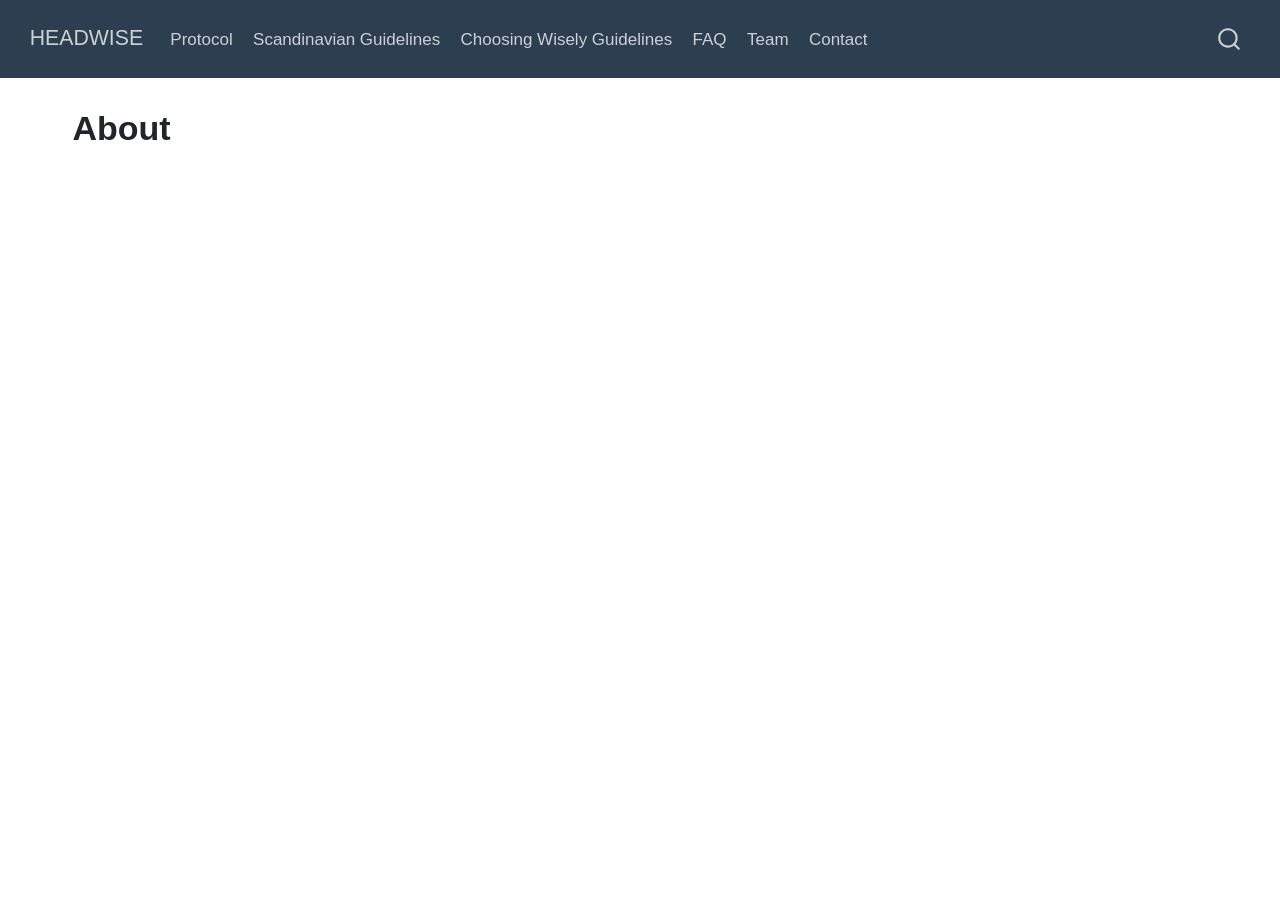
<file: docs/about.html>
<!DOCTYPE html>
<html xmlns="http://www.w3.org/1999/xhtml" lang="en" xml:lang="en"><head>

<meta charset="utf-8">
<meta name="generator" content="quarto-1.8.27">

<meta name="viewport" content="width=device-width, initial-scale=1.0, user-scalable=yes">


<title>About – HEADWISE</title>
<style>
code{white-space: pre-wrap;}
span.smallcaps{font-variant: small-caps;}
div.columns{display: flex; gap: min(4vw, 1.5em);}
div.column{flex: auto; overflow-x: auto;}
div.hanging-indent{margin-left: 1.5em; text-indent: -1.5em;}
ul.task-list{list-style: none;}
ul.task-list li input[type="checkbox"] {
  width: 0.8em;
  margin: 0 0.8em 0.2em -1em; /* quarto-specific, see https://github.com/quarto-dev/quarto-cli/issues/4556 */ 
  vertical-align: middle;
}
</style>


<script src="site_libs/quarto-nav/quarto-nav.js"></script>
<script src="site_libs/quarto-nav/headroom.min.js"></script>
<script src="site_libs/clipboard/clipboard.min.js"></script>
<script src="site_libs/quarto-search/autocomplete.umd.js"></script>
<script src="site_libs/quarto-search/fuse.min.js"></script>
<script src="site_libs/quarto-search/quarto-search.js"></script>
<meta name="quarto:offset" content="./">
<script src="site_libs/quarto-html/quarto.js" type="module"></script>
<script src="site_libs/quarto-html/tabsets/tabsets.js" type="module"></script>
<script src="site_libs/quarto-html/axe/axe-check.js" type="module"></script>
<script src="site_libs/quarto-html/popper.min.js"></script>
<script src="site_libs/quarto-html/tippy.umd.min.js"></script>
<script src="site_libs/quarto-html/anchor.min.js"></script>
<link href="site_libs/quarto-html/tippy.css" rel="stylesheet">
<link href="site_libs/quarto-html/quarto-syntax-highlighting-ed96de9b727972fe78a7b5d16c58bf87.css" rel="stylesheet" id="quarto-text-highlighting-styles">
<script src="site_libs/bootstrap/bootstrap.min.js"></script>
<link href="site_libs/bootstrap/bootstrap-icons.css" rel="stylesheet">
<link href="site_libs/bootstrap/bootstrap-f93c2b1f3f0577f377aefa4848a86a36.min.css" rel="stylesheet" append-hash="true" id="quarto-bootstrap" data-mode="light">
<script id="quarto-search-options" type="application/json">{
  "location": "navbar",
  "copy-button": false,
  "collapse-after": 3,
  "panel-placement": "end",
  "type": "overlay",
  "limit": 50,
  "keyboard-shortcut": [
    "f",
    "/",
    "s"
  ],
  "show-item-context": false,
  "language": {
    "search-no-results-text": "No results",
    "search-matching-documents-text": "matching documents",
    "search-copy-link-title": "Copy link to search",
    "search-hide-matches-text": "Hide additional matches",
    "search-more-match-text": "more match in this document",
    "search-more-matches-text": "more matches in this document",
    "search-clear-button-title": "Clear",
    "search-text-placeholder": "",
    "search-detached-cancel-button-title": "Cancel",
    "search-submit-button-title": "Submit",
    "search-label": "Search"
  }
}</script>


<link rel="stylesheet" href="styles/styles.css">
</head>

<body class="nav-fixed quarto-light">

<div id="quarto-search-results"></div>
  <header id="quarto-header" class="headroom fixed-top">
    <nav class="navbar navbar-expand-lg " data-bs-theme="dark">
      <div class="navbar-container container-fluid">
      <div class="navbar-brand-container mx-auto">
    <a class="navbar-brand" href="./index.html">
    <span class="navbar-title">HEADWISE</span>
    </a>
  </div>
            <div id="quarto-search" class="" title="Search"></div>
          <button class="navbar-toggler" type="button" data-bs-toggle="collapse" data-bs-target="#navbarCollapse" aria-controls="navbarCollapse" role="menu" aria-expanded="false" aria-label="Toggle navigation" onclick="if (window.quartoToggleHeadroom) { window.quartoToggleHeadroom(); }">
  <span class="navbar-toggler-icon"></span>
</button>
          <div class="collapse navbar-collapse" id="navbarCollapse">
            <ul class="navbar-nav navbar-nav-scroll me-auto">
  <li class="nav-item">
    <a class="nav-link" href="./protocol.html"> 
<span class="menu-text">Protocol</span></a>
  </li>  
  <li class="nav-item">
    <a class="nav-link" href="./scandinavian.html"> 
<span class="menu-text">Scandinavian Guidelines</span></a>
  </li>  
  <li class="nav-item">
    <a class="nav-link" href="./choosingwisely.html"> 
<span class="menu-text">Choosing Wisely Guidelines</span></a>
  </li>  
  <li class="nav-item">
    <a class="nav-link" href="./faq.html"> 
<span class="menu-text">FAQ</span></a>
  </li>  
  <li class="nav-item">
    <a class="nav-link" href="./team.html"> 
<span class="menu-text">Team</span></a>
  </li>  
  <li class="nav-item">
    <a class="nav-link" href="./contact.html"> 
<span class="menu-text">Contact</span></a>
  </li>  
</ul>
          </div> <!-- /navcollapse -->
            <div class="quarto-navbar-tools">
</div>
      </div> <!-- /container-fluid -->
    </nav>
</header>
<!-- content -->
<div id="quarto-content" class="quarto-container page-columns page-rows-contents page-layout-full page-navbar">
<!-- sidebar -->
<!-- margin-sidebar -->
    
<!-- main -->
<main class="content column-page" id="quarto-document-content">

<header id="title-block-header" class="quarto-title-block default">
<div class="quarto-title">
<h1 class="title">About</h1>
</div>



<div class="quarto-title-meta column-page">

    
  
    
  </div>
  


</header>


<!--
#### Background

Minor head trauma accounts for a substantial proportion of emergency department visits globally. Approximately half of these patients undergo CT scanning to rule out intracranial haemorrhage requiring intervention. However, the vast majority of scans are without clinically relevant findings, and only 0-1% result in neurosurgical intervention. We aim to evaluate a new management algorithm developed by the Danish Choosing Wisely organization against the 2013 Scandinavian Neurotrauma Committee guidelines.

We hypothesize that the Choosing Wisely algorithm will reduce CT use by of 25-30% without compromising patient safety.

#### Aim

HEADWISE aims to compare a new *Choosing Wisely* recommendation with the current guidelines from the Scandinavian Neurotrauma Committee (SNC). The new recommendation is expected to reduce CT utilization by 25% without compromising patient safety

::: methods-section
#### Methods

A stepped-wedge multicenter cluster-randomized non-inferiority trial including 10 Danish emergency departments, covering all five Danish regions.

Each department will serve as a cluster, initially following the Scandinavian guidelines before sequentially transitioning to the Choosing Wisely guidelines by random selection. Eligible patients are adults (\>18 years) presenting within 24 hours of head trauma with a Glasgow Coma Scale score of 14-15 at admission.

![](images/stepped_wedge.png){fig-align="left" width="660"}

The primary outcome is the proportion of patients undergoing neurosurgery. Secondary outcomes include mortality, length of hospital stay, CT scan rates, and economic impact. Data will be obtained from national healthcare registers and only data part of routine clinical documentation will be needed. Approximately 7000 patients will be included. For continuous outcomes, a linear mixed-effects model will be used. For binary outcomes, a logistic mixed-effects model will be used. Time-to-event analyses will assess mortality and other temporal endpoints.
:::

#### Ethics

The study has been approved by the Danish Research Ethics Committees (case no.: 2403883, document no.: 3024022). A simplified informed consent model will be used: Patients will receive printed study information and may opt out of data use without affecting clinical management. Results will be disseminated through peer-reviewed publications and presentations at international scientific conferences.

#### Timeline

Ongoing retrospective data collection and analysis to determine power. Study start 2026.

#### Funding

::: {style="display:flex; align-items:center; flex-wrap:nowrap; margin-top:20px;"}
<img src="images/frieforskningsfond.png" style="width:220px; height:auto; margin-right:30px;"/> <img src="images/auh_logo.png" style="width:250px; height:auto; margin-right:30px;"/>
:::
-->



</main> <!-- /main -->
<script id="quarto-html-after-body" type="application/javascript">
  window.document.addEventListener("DOMContentLoaded", function (event) {
    const icon = "";
    const anchorJS = new window.AnchorJS();
    anchorJS.options = {
      placement: 'right',
      icon: icon
    };
    anchorJS.add('.anchored');
    const isCodeAnnotation = (el) => {
      for (const clz of el.classList) {
        if (clz.startsWith('code-annotation-')) {                     
          return true;
        }
      }
      return false;
    }
    const onCopySuccess = function(e) {
      // button target
      const button = e.trigger;
      // don't keep focus
      button.blur();
      // flash "checked"
      button.classList.add('code-copy-button-checked');
      var currentTitle = button.getAttribute("title");
      button.setAttribute("title", "Copied!");
      let tooltip;
      if (window.bootstrap) {
        button.setAttribute("data-bs-toggle", "tooltip");
        button.setAttribute("data-bs-placement", "left");
        button.setAttribute("data-bs-title", "Copied!");
        tooltip = new bootstrap.Tooltip(button, 
          { trigger: "manual", 
            customClass: "code-copy-button-tooltip",
            offset: [0, -8]});
        tooltip.show();    
      }
      setTimeout(function() {
        if (tooltip) {
          tooltip.hide();
          button.removeAttribute("data-bs-title");
          button.removeAttribute("data-bs-toggle");
          button.removeAttribute("data-bs-placement");
        }
        button.setAttribute("title", currentTitle);
        button.classList.remove('code-copy-button-checked');
      }, 1000);
      // clear code selection
      e.clearSelection();
    }
    const getTextToCopy = function(trigger) {
      const outerScaffold = trigger.parentElement.cloneNode(true);
      const codeEl = outerScaffold.querySelector('code');
      for (const childEl of codeEl.children) {
        if (isCodeAnnotation(childEl)) {
          childEl.remove();
        }
      }
      return codeEl.innerText;
    }
    const clipboard = new window.ClipboardJS('.code-copy-button:not([data-in-quarto-modal])', {
      text: getTextToCopy
    });
    clipboard.on('success', onCopySuccess);
    if (window.document.getElementById('quarto-embedded-source-code-modal')) {
      const clipboardModal = new window.ClipboardJS('.code-copy-button[data-in-quarto-modal]', {
        text: getTextToCopy,
        container: window.document.getElementById('quarto-embedded-source-code-modal')
      });
      clipboardModal.on('success', onCopySuccess);
    }
      var localhostRegex = new RegExp(/^(?:http|https):\/\/localhost\:?[0-9]*\//);
      var mailtoRegex = new RegExp(/^mailto:/);
        var filterRegex = new RegExp('/' + window.location.host + '/');
      var isInternal = (href) => {
          return filterRegex.test(href) || localhostRegex.test(href) || mailtoRegex.test(href);
      }
      // Inspect non-navigation links and adorn them if external
     var links = window.document.querySelectorAll('a[href]:not(.nav-link):not(.navbar-brand):not(.toc-action):not(.sidebar-link):not(.sidebar-item-toggle):not(.pagination-link):not(.no-external):not([aria-hidden]):not(.dropdown-item):not(.quarto-navigation-tool):not(.about-link)');
      for (var i=0; i<links.length; i++) {
        const link = links[i];
        if (!isInternal(link.href)) {
          // undo the damage that might have been done by quarto-nav.js in the case of
          // links that we want to consider external
          if (link.dataset.originalHref !== undefined) {
            link.href = link.dataset.originalHref;
          }
        }
      }
    function tippyHover(el, contentFn, onTriggerFn, onUntriggerFn) {
      const config = {
        allowHTML: true,
        maxWidth: 500,
        delay: 100,
        arrow: false,
        appendTo: function(el) {
            return el.parentElement;
        },
        interactive: true,
        interactiveBorder: 10,
        theme: 'quarto',
        placement: 'bottom-start',
      };
      if (contentFn) {
        config.content = contentFn;
      }
      if (onTriggerFn) {
        config.onTrigger = onTriggerFn;
      }
      if (onUntriggerFn) {
        config.onUntrigger = onUntriggerFn;
      }
      window.tippy(el, config); 
    }
    const noterefs = window.document.querySelectorAll('a[role="doc-noteref"]');
    for (var i=0; i<noterefs.length; i++) {
      const ref = noterefs[i];
      tippyHover(ref, function() {
        // use id or data attribute instead here
        let href = ref.getAttribute('data-footnote-href') || ref.getAttribute('href');
        try { href = new URL(href).hash; } catch {}
        const id = href.replace(/^#\/?/, "");
        const note = window.document.getElementById(id);
        if (note) {
          return note.innerHTML;
        } else {
          return "";
        }
      });
    }
    const xrefs = window.document.querySelectorAll('a.quarto-xref');
    const processXRef = (id, note) => {
      // Strip column container classes
      const stripColumnClz = (el) => {
        el.classList.remove("page-full", "page-columns");
        if (el.children) {
          for (const child of el.children) {
            stripColumnClz(child);
          }
        }
      }
      stripColumnClz(note)
      if (id === null || id.startsWith('sec-')) {
        // Special case sections, only their first couple elements
        const container = document.createElement("div");
        if (note.children && note.children.length > 2) {
          container.appendChild(note.children[0].cloneNode(true));
          for (let i = 1; i < note.children.length; i++) {
            const child = note.children[i];
            if (child.tagName === "P" && child.innerText === "") {
              continue;
            } else {
              container.appendChild(child.cloneNode(true));
              break;
            }
          }
          if (window.Quarto?.typesetMath) {
            window.Quarto.typesetMath(container);
          }
          return container.innerHTML
        } else {
          if (window.Quarto?.typesetMath) {
            window.Quarto.typesetMath(note);
          }
          return note.innerHTML;
        }
      } else {
        // Remove any anchor links if they are present
        const anchorLink = note.querySelector('a.anchorjs-link');
        if (anchorLink) {
          anchorLink.remove();
        }
        if (window.Quarto?.typesetMath) {
          window.Quarto.typesetMath(note);
        }
        if (note.classList.contains("callout")) {
          return note.outerHTML;
        } else {
          return note.innerHTML;
        }
      }
    }
    for (var i=0; i<xrefs.length; i++) {
      const xref = xrefs[i];
      tippyHover(xref, undefined, function(instance) {
        instance.disable();
        let url = xref.getAttribute('href');
        let hash = undefined; 
        if (url.startsWith('#')) {
          hash = url;
        } else {
          try { hash = new URL(url).hash; } catch {}
        }
        if (hash) {
          const id = hash.replace(/^#\/?/, "");
          const note = window.document.getElementById(id);
          if (note !== null) {
            try {
              const html = processXRef(id, note.cloneNode(true));
              instance.setContent(html);
            } finally {
              instance.enable();
              instance.show();
            }
          } else {
            // See if we can fetch this
            fetch(url.split('#')[0])
            .then(res => res.text())
            .then(html => {
              const parser = new DOMParser();
              const htmlDoc = parser.parseFromString(html, "text/html");
              const note = htmlDoc.getElementById(id);
              if (note !== null) {
                const html = processXRef(id, note);
                instance.setContent(html);
              } 
            }).finally(() => {
              instance.enable();
              instance.show();
            });
          }
        } else {
          // See if we can fetch a full url (with no hash to target)
          // This is a special case and we should probably do some content thinning / targeting
          fetch(url)
          .then(res => res.text())
          .then(html => {
            const parser = new DOMParser();
            const htmlDoc = parser.parseFromString(html, "text/html");
            const note = htmlDoc.querySelector('main.content');
            if (note !== null) {
              // This should only happen for chapter cross references
              // (since there is no id in the URL)
              // remove the first header
              if (note.children.length > 0 && note.children[0].tagName === "HEADER") {
                note.children[0].remove();
              }
              const html = processXRef(null, note);
              instance.setContent(html);
            } 
          }).finally(() => {
            instance.enable();
            instance.show();
          });
        }
      }, function(instance) {
      });
    }
        let selectedAnnoteEl;
        const selectorForAnnotation = ( cell, annotation) => {
          let cellAttr = 'data-code-cell="' + cell + '"';
          let lineAttr = 'data-code-annotation="' +  annotation + '"';
          const selector = 'span[' + cellAttr + '][' + lineAttr + ']';
          return selector;
        }
        const selectCodeLines = (annoteEl) => {
          const doc = window.document;
          const targetCell = annoteEl.getAttribute("data-target-cell");
          const targetAnnotation = annoteEl.getAttribute("data-target-annotation");
          const annoteSpan = window.document.querySelector(selectorForAnnotation(targetCell, targetAnnotation));
          const lines = annoteSpan.getAttribute("data-code-lines").split(",");
          const lineIds = lines.map((line) => {
            return targetCell + "-" + line;
          })
          let top = null;
          let height = null;
          let parent = null;
          if (lineIds.length > 0) {
              //compute the position of the single el (top and bottom and make a div)
              const el = window.document.getElementById(lineIds[0]);
              top = el.offsetTop;
              height = el.offsetHeight;
              parent = el.parentElement.parentElement;
            if (lineIds.length > 1) {
              const lastEl = window.document.getElementById(lineIds[lineIds.length - 1]);
              const bottom = lastEl.offsetTop + lastEl.offsetHeight;
              height = bottom - top;
            }
            if (top !== null && height !== null && parent !== null) {
              // cook up a div (if necessary) and position it 
              let div = window.document.getElementById("code-annotation-line-highlight");
              if (div === null) {
                div = window.document.createElement("div");
                div.setAttribute("id", "code-annotation-line-highlight");
                div.style.position = 'absolute';
                parent.appendChild(div);
              }
              div.style.top = top - 2 + "px";
              div.style.height = height + 4 + "px";
              div.style.left = 0;
              let gutterDiv = window.document.getElementById("code-annotation-line-highlight-gutter");
              if (gutterDiv === null) {
                gutterDiv = window.document.createElement("div");
                gutterDiv.setAttribute("id", "code-annotation-line-highlight-gutter");
                gutterDiv.style.position = 'absolute';
                const codeCell = window.document.getElementById(targetCell);
                const gutter = codeCell.querySelector('.code-annotation-gutter');
                gutter.appendChild(gutterDiv);
              }
              gutterDiv.style.top = top - 2 + "px";
              gutterDiv.style.height = height + 4 + "px";
            }
            selectedAnnoteEl = annoteEl;
          }
        };
        const unselectCodeLines = () => {
          const elementsIds = ["code-annotation-line-highlight", "code-annotation-line-highlight-gutter"];
          elementsIds.forEach((elId) => {
            const div = window.document.getElementById(elId);
            if (div) {
              div.remove();
            }
          });
          selectedAnnoteEl = undefined;
        };
          // Handle positioning of the toggle
      window.addEventListener(
        "resize",
        throttle(() => {
          elRect = undefined;
          if (selectedAnnoteEl) {
            selectCodeLines(selectedAnnoteEl);
          }
        }, 10)
      );
      function throttle(fn, ms) {
      let throttle = false;
      let timer;
        return (...args) => {
          if(!throttle) { // first call gets through
              fn.apply(this, args);
              throttle = true;
          } else { // all the others get throttled
              if(timer) clearTimeout(timer); // cancel #2
              timer = setTimeout(() => {
                fn.apply(this, args);
                timer = throttle = false;
              }, ms);
          }
        };
      }
        // Attach click handler to the DT
        const annoteDls = window.document.querySelectorAll('dt[data-target-cell]');
        for (const annoteDlNode of annoteDls) {
          annoteDlNode.addEventListener('click', (event) => {
            const clickedEl = event.target;
            if (clickedEl !== selectedAnnoteEl) {
              unselectCodeLines();
              const activeEl = window.document.querySelector('dt[data-target-cell].code-annotation-active');
              if (activeEl) {
                activeEl.classList.remove('code-annotation-active');
              }
              selectCodeLines(clickedEl);
              clickedEl.classList.add('code-annotation-active');
            } else {
              // Unselect the line
              unselectCodeLines();
              clickedEl.classList.remove('code-annotation-active');
            }
          });
        }
    const findCites = (el) => {
      const parentEl = el.parentElement;
      if (parentEl) {
        const cites = parentEl.dataset.cites;
        if (cites) {
          return {
            el,
            cites: cites.split(' ')
          };
        } else {
          return findCites(el.parentElement)
        }
      } else {
        return undefined;
      }
    };
    var bibliorefs = window.document.querySelectorAll('a[role="doc-biblioref"]');
    for (var i=0; i<bibliorefs.length; i++) {
      const ref = bibliorefs[i];
      const citeInfo = findCites(ref);
      if (citeInfo) {
        tippyHover(citeInfo.el, function() {
          var popup = window.document.createElement('div');
          citeInfo.cites.forEach(function(cite) {
            var citeDiv = window.document.createElement('div');
            citeDiv.classList.add('hanging-indent');
            citeDiv.classList.add('csl-entry');
            var biblioDiv = window.document.getElementById('ref-' + cite);
            if (biblioDiv) {
              citeDiv.innerHTML = biblioDiv.innerHTML;
            }
            popup.appendChild(citeDiv);
          });
          return popup.innerHTML;
        });
      }
    }
  });
  </script>
</div> <!-- /content -->




</body></html>
</file>
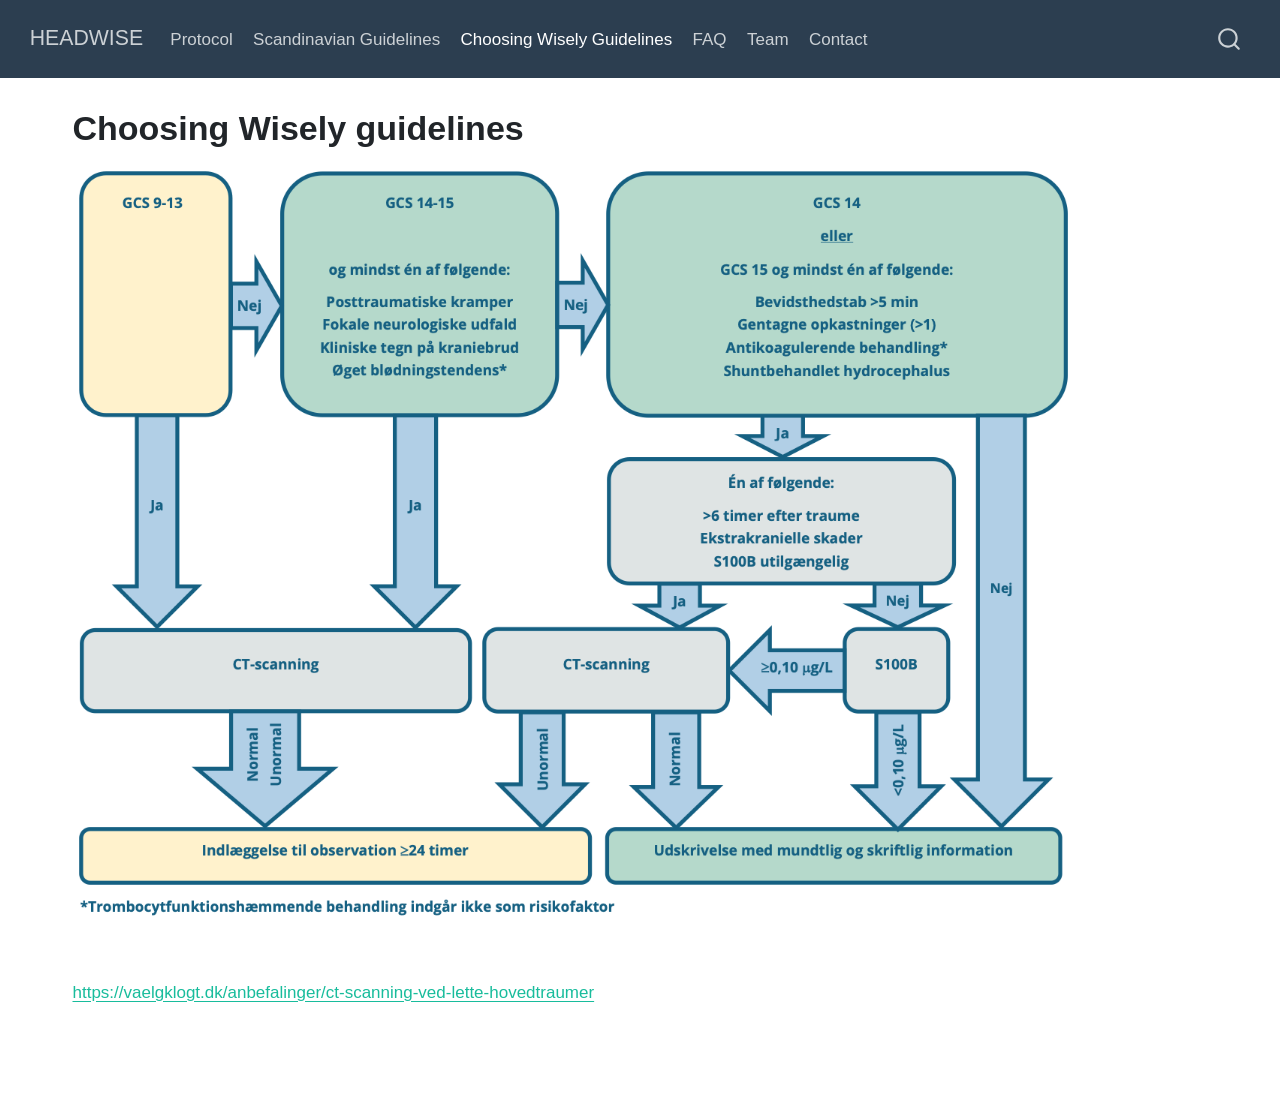
<file: docs/choosingwisely.html>
<!DOCTYPE html>
<html xmlns="http://www.w3.org/1999/xhtml" lang="en" xml:lang="en"><head>

<meta charset="utf-8">
<meta name="generator" content="quarto-1.8.27">

<meta name="viewport" content="width=device-width, initial-scale=1.0, user-scalable=yes">


<title>Choosing Wisely guidelines – HEADWISE</title>
<style>
code{white-space: pre-wrap;}
span.smallcaps{font-variant: small-caps;}
div.columns{display: flex; gap: min(4vw, 1.5em);}
div.column{flex: auto; overflow-x: auto;}
div.hanging-indent{margin-left: 1.5em; text-indent: -1.5em;}
ul.task-list{list-style: none;}
ul.task-list li input[type="checkbox"] {
  width: 0.8em;
  margin: 0 0.8em 0.2em -1em; /* quarto-specific, see https://github.com/quarto-dev/quarto-cli/issues/4556 */ 
  vertical-align: middle;
}
</style>


<script src="site_libs/quarto-nav/quarto-nav.js"></script>
<script src="site_libs/quarto-nav/headroom.min.js"></script>
<script src="site_libs/clipboard/clipboard.min.js"></script>
<script src="site_libs/quarto-search/autocomplete.umd.js"></script>
<script src="site_libs/quarto-search/fuse.min.js"></script>
<script src="site_libs/quarto-search/quarto-search.js"></script>
<meta name="quarto:offset" content="./">
<script src="site_libs/quarto-html/quarto.js" type="module"></script>
<script src="site_libs/quarto-html/tabsets/tabsets.js" type="module"></script>
<script src="site_libs/quarto-html/axe/axe-check.js" type="module"></script>
<script src="site_libs/quarto-html/popper.min.js"></script>
<script src="site_libs/quarto-html/tippy.umd.min.js"></script>
<script src="site_libs/quarto-html/anchor.min.js"></script>
<link href="site_libs/quarto-html/tippy.css" rel="stylesheet">
<link href="site_libs/quarto-html/quarto-syntax-highlighting-ed96de9b727972fe78a7b5d16c58bf87.css" rel="stylesheet" id="quarto-text-highlighting-styles">
<script src="site_libs/bootstrap/bootstrap.min.js"></script>
<link href="site_libs/bootstrap/bootstrap-icons.css" rel="stylesheet">
<link href="site_libs/bootstrap/bootstrap-f93c2b1f3f0577f377aefa4848a86a36.min.css" rel="stylesheet" append-hash="true" id="quarto-bootstrap" data-mode="light">
<script id="quarto-search-options" type="application/json">{
  "location": "navbar",
  "copy-button": false,
  "collapse-after": 3,
  "panel-placement": "end",
  "type": "overlay",
  "limit": 50,
  "keyboard-shortcut": [
    "f",
    "/",
    "s"
  ],
  "show-item-context": false,
  "language": {
    "search-no-results-text": "No results",
    "search-matching-documents-text": "matching documents",
    "search-copy-link-title": "Copy link to search",
    "search-hide-matches-text": "Hide additional matches",
    "search-more-match-text": "more match in this document",
    "search-more-matches-text": "more matches in this document",
    "search-clear-button-title": "Clear",
    "search-text-placeholder": "",
    "search-detached-cancel-button-title": "Cancel",
    "search-submit-button-title": "Submit",
    "search-label": "Search"
  }
}</script>


<link rel="stylesheet" href="styles/styles.css">
</head>

<body class="nav-fixed quarto-light">

<div id="quarto-search-results"></div>
  <header id="quarto-header" class="headroom fixed-top">
    <nav class="navbar navbar-expand-lg " data-bs-theme="dark">
      <div class="navbar-container container-fluid">
      <div class="navbar-brand-container mx-auto">
    <a class="navbar-brand" href="./index.html">
    <span class="navbar-title">HEADWISE</span>
    </a>
  </div>
            <div id="quarto-search" class="" title="Search"></div>
          <button class="navbar-toggler" type="button" data-bs-toggle="collapse" data-bs-target="#navbarCollapse" aria-controls="navbarCollapse" role="menu" aria-expanded="false" aria-label="Toggle navigation" onclick="if (window.quartoToggleHeadroom) { window.quartoToggleHeadroom(); }">
  <span class="navbar-toggler-icon"></span>
</button>
          <div class="collapse navbar-collapse" id="navbarCollapse">
            <ul class="navbar-nav navbar-nav-scroll me-auto">
  <li class="nav-item">
    <a class="nav-link" href="./protocol.html"> 
<span class="menu-text">Protocol</span></a>
  </li>  
  <li class="nav-item">
    <a class="nav-link" href="./scandinavian.html"> 
<span class="menu-text">Scandinavian Guidelines</span></a>
  </li>  
  <li class="nav-item">
    <a class="nav-link active" href="./choosingwisely.html" aria-current="page"> 
<span class="menu-text">Choosing Wisely Guidelines</span></a>
  </li>  
  <li class="nav-item">
    <a class="nav-link" href="./faq.html"> 
<span class="menu-text">FAQ</span></a>
  </li>  
  <li class="nav-item">
    <a class="nav-link" href="./team.html"> 
<span class="menu-text">Team</span></a>
  </li>  
  <li class="nav-item">
    <a class="nav-link" href="./contact.html"> 
<span class="menu-text">Contact</span></a>
  </li>  
</ul>
          </div> <!-- /navcollapse -->
            <div class="quarto-navbar-tools">
</div>
      </div> <!-- /container-fluid -->
    </nav>
</header>
<!-- content -->
<div id="quarto-content" class="quarto-container page-columns page-rows-contents page-layout-full page-navbar">
<!-- sidebar -->
<!-- margin-sidebar -->
    
<!-- main -->
<main class="content column-page" id="quarto-document-content">

<header id="title-block-header" class="quarto-title-block default">
<div class="quarto-title">
<h1 class="title">Choosing Wisely guidelines</h1>
</div>



<div class="quarto-title-meta column-page">

    
  
    
  </div>
  


</header>


<p><img src="images/choosingwisely.png" class="zoom-img img-fluid" width="1000"></p>
<p><br></p>
<p><a href="https://vaelgklogt.dk/anbefalinger/ct-scanning-ved-lette-hovedtraumer" class="uri">https://vaelgklogt.dk/anbefalinger/ct-scanning-ved-lette-hovedtraumer</a></p>



</main> <!-- /main -->
<script id="quarto-html-after-body" type="application/javascript">
  window.document.addEventListener("DOMContentLoaded", function (event) {
    const icon = "";
    const anchorJS = new window.AnchorJS();
    anchorJS.options = {
      placement: 'right',
      icon: icon
    };
    anchorJS.add('.anchored');
    const isCodeAnnotation = (el) => {
      for (const clz of el.classList) {
        if (clz.startsWith('code-annotation-')) {                     
          return true;
        }
      }
      return false;
    }
    const onCopySuccess = function(e) {
      // button target
      const button = e.trigger;
      // don't keep focus
      button.blur();
      // flash "checked"
      button.classList.add('code-copy-button-checked');
      var currentTitle = button.getAttribute("title");
      button.setAttribute("title", "Copied!");
      let tooltip;
      if (window.bootstrap) {
        button.setAttribute("data-bs-toggle", "tooltip");
        button.setAttribute("data-bs-placement", "left");
        button.setAttribute("data-bs-title", "Copied!");
        tooltip = new bootstrap.Tooltip(button, 
          { trigger: "manual", 
            customClass: "code-copy-button-tooltip",
            offset: [0, -8]});
        tooltip.show();    
      }
      setTimeout(function() {
        if (tooltip) {
          tooltip.hide();
          button.removeAttribute("data-bs-title");
          button.removeAttribute("data-bs-toggle");
          button.removeAttribute("data-bs-placement");
        }
        button.setAttribute("title", currentTitle);
        button.classList.remove('code-copy-button-checked');
      }, 1000);
      // clear code selection
      e.clearSelection();
    }
    const getTextToCopy = function(trigger) {
      const outerScaffold = trigger.parentElement.cloneNode(true);
      const codeEl = outerScaffold.querySelector('code');
      for (const childEl of codeEl.children) {
        if (isCodeAnnotation(childEl)) {
          childEl.remove();
        }
      }
      return codeEl.innerText;
    }
    const clipboard = new window.ClipboardJS('.code-copy-button:not([data-in-quarto-modal])', {
      text: getTextToCopy
    });
    clipboard.on('success', onCopySuccess);
    if (window.document.getElementById('quarto-embedded-source-code-modal')) {
      const clipboardModal = new window.ClipboardJS('.code-copy-button[data-in-quarto-modal]', {
        text: getTextToCopy,
        container: window.document.getElementById('quarto-embedded-source-code-modal')
      });
      clipboardModal.on('success', onCopySuccess);
    }
      var localhostRegex = new RegExp(/^(?:http|https):\/\/localhost\:?[0-9]*\//);
      var mailtoRegex = new RegExp(/^mailto:/);
        var filterRegex = new RegExp('/' + window.location.host + '/');
      var isInternal = (href) => {
          return filterRegex.test(href) || localhostRegex.test(href) || mailtoRegex.test(href);
      }
      // Inspect non-navigation links and adorn them if external
     var links = window.document.querySelectorAll('a[href]:not(.nav-link):not(.navbar-brand):not(.toc-action):not(.sidebar-link):not(.sidebar-item-toggle):not(.pagination-link):not(.no-external):not([aria-hidden]):not(.dropdown-item):not(.quarto-navigation-tool):not(.about-link)');
      for (var i=0; i<links.length; i++) {
        const link = links[i];
        if (!isInternal(link.href)) {
          // undo the damage that might have been done by quarto-nav.js in the case of
          // links that we want to consider external
          if (link.dataset.originalHref !== undefined) {
            link.href = link.dataset.originalHref;
          }
        }
      }
    function tippyHover(el, contentFn, onTriggerFn, onUntriggerFn) {
      const config = {
        allowHTML: true,
        maxWidth: 500,
        delay: 100,
        arrow: false,
        appendTo: function(el) {
            return el.parentElement;
        },
        interactive: true,
        interactiveBorder: 10,
        theme: 'quarto',
        placement: 'bottom-start',
      };
      if (contentFn) {
        config.content = contentFn;
      }
      if (onTriggerFn) {
        config.onTrigger = onTriggerFn;
      }
      if (onUntriggerFn) {
        config.onUntrigger = onUntriggerFn;
      }
      window.tippy(el, config); 
    }
    const noterefs = window.document.querySelectorAll('a[role="doc-noteref"]');
    for (var i=0; i<noterefs.length; i++) {
      const ref = noterefs[i];
      tippyHover(ref, function() {
        // use id or data attribute instead here
        let href = ref.getAttribute('data-footnote-href') || ref.getAttribute('href');
        try { href = new URL(href).hash; } catch {}
        const id = href.replace(/^#\/?/, "");
        const note = window.document.getElementById(id);
        if (note) {
          return note.innerHTML;
        } else {
          return "";
        }
      });
    }
    const xrefs = window.document.querySelectorAll('a.quarto-xref');
    const processXRef = (id, note) => {
      // Strip column container classes
      const stripColumnClz = (el) => {
        el.classList.remove("page-full", "page-columns");
        if (el.children) {
          for (const child of el.children) {
            stripColumnClz(child);
          }
        }
      }
      stripColumnClz(note)
      if (id === null || id.startsWith('sec-')) {
        // Special case sections, only their first couple elements
        const container = document.createElement("div");
        if (note.children && note.children.length > 2) {
          container.appendChild(note.children[0].cloneNode(true));
          for (let i = 1; i < note.children.length; i++) {
            const child = note.children[i];
            if (child.tagName === "P" && child.innerText === "") {
              continue;
            } else {
              container.appendChild(child.cloneNode(true));
              break;
            }
          }
          if (window.Quarto?.typesetMath) {
            window.Quarto.typesetMath(container);
          }
          return container.innerHTML
        } else {
          if (window.Quarto?.typesetMath) {
            window.Quarto.typesetMath(note);
          }
          return note.innerHTML;
        }
      } else {
        // Remove any anchor links if they are present
        const anchorLink = note.querySelector('a.anchorjs-link');
        if (anchorLink) {
          anchorLink.remove();
        }
        if (window.Quarto?.typesetMath) {
          window.Quarto.typesetMath(note);
        }
        if (note.classList.contains("callout")) {
          return note.outerHTML;
        } else {
          return note.innerHTML;
        }
      }
    }
    for (var i=0; i<xrefs.length; i++) {
      const xref = xrefs[i];
      tippyHover(xref, undefined, function(instance) {
        instance.disable();
        let url = xref.getAttribute('href');
        let hash = undefined; 
        if (url.startsWith('#')) {
          hash = url;
        } else {
          try { hash = new URL(url).hash; } catch {}
        }
        if (hash) {
          const id = hash.replace(/^#\/?/, "");
          const note = window.document.getElementById(id);
          if (note !== null) {
            try {
              const html = processXRef(id, note.cloneNode(true));
              instance.setContent(html);
            } finally {
              instance.enable();
              instance.show();
            }
          } else {
            // See if we can fetch this
            fetch(url.split('#')[0])
            .then(res => res.text())
            .then(html => {
              const parser = new DOMParser();
              const htmlDoc = parser.parseFromString(html, "text/html");
              const note = htmlDoc.getElementById(id);
              if (note !== null) {
                const html = processXRef(id, note);
                instance.setContent(html);
              } 
            }).finally(() => {
              instance.enable();
              instance.show();
            });
          }
        } else {
          // See if we can fetch a full url (with no hash to target)
          // This is a special case and we should probably do some content thinning / targeting
          fetch(url)
          .then(res => res.text())
          .then(html => {
            const parser = new DOMParser();
            const htmlDoc = parser.parseFromString(html, "text/html");
            const note = htmlDoc.querySelector('main.content');
            if (note !== null) {
              // This should only happen for chapter cross references
              // (since there is no id in the URL)
              // remove the first header
              if (note.children.length > 0 && note.children[0].tagName === "HEADER") {
                note.children[0].remove();
              }
              const html = processXRef(null, note);
              instance.setContent(html);
            } 
          }).finally(() => {
            instance.enable();
            instance.show();
          });
        }
      }, function(instance) {
      });
    }
        let selectedAnnoteEl;
        const selectorForAnnotation = ( cell, annotation) => {
          let cellAttr = 'data-code-cell="' + cell + '"';
          let lineAttr = 'data-code-annotation="' +  annotation + '"';
          const selector = 'span[' + cellAttr + '][' + lineAttr + ']';
          return selector;
        }
        const selectCodeLines = (annoteEl) => {
          const doc = window.document;
          const targetCell = annoteEl.getAttribute("data-target-cell");
          const targetAnnotation = annoteEl.getAttribute("data-target-annotation");
          const annoteSpan = window.document.querySelector(selectorForAnnotation(targetCell, targetAnnotation));
          const lines = annoteSpan.getAttribute("data-code-lines").split(",");
          const lineIds = lines.map((line) => {
            return targetCell + "-" + line;
          })
          let top = null;
          let height = null;
          let parent = null;
          if (lineIds.length > 0) {
              //compute the position of the single el (top and bottom and make a div)
              const el = window.document.getElementById(lineIds[0]);
              top = el.offsetTop;
              height = el.offsetHeight;
              parent = el.parentElement.parentElement;
            if (lineIds.length > 1) {
              const lastEl = window.document.getElementById(lineIds[lineIds.length - 1]);
              const bottom = lastEl.offsetTop + lastEl.offsetHeight;
              height = bottom - top;
            }
            if (top !== null && height !== null && parent !== null) {
              // cook up a div (if necessary) and position it 
              let div = window.document.getElementById("code-annotation-line-highlight");
              if (div === null) {
                div = window.document.createElement("div");
                div.setAttribute("id", "code-annotation-line-highlight");
                div.style.position = 'absolute';
                parent.appendChild(div);
              }
              div.style.top = top - 2 + "px";
              div.style.height = height + 4 + "px";
              div.style.left = 0;
              let gutterDiv = window.document.getElementById("code-annotation-line-highlight-gutter");
              if (gutterDiv === null) {
                gutterDiv = window.document.createElement("div");
                gutterDiv.setAttribute("id", "code-annotation-line-highlight-gutter");
                gutterDiv.style.position = 'absolute';
                const codeCell = window.document.getElementById(targetCell);
                const gutter = codeCell.querySelector('.code-annotation-gutter');
                gutter.appendChild(gutterDiv);
              }
              gutterDiv.style.top = top - 2 + "px";
              gutterDiv.style.height = height + 4 + "px";
            }
            selectedAnnoteEl = annoteEl;
          }
        };
        const unselectCodeLines = () => {
          const elementsIds = ["code-annotation-line-highlight", "code-annotation-line-highlight-gutter"];
          elementsIds.forEach((elId) => {
            const div = window.document.getElementById(elId);
            if (div) {
              div.remove();
            }
          });
          selectedAnnoteEl = undefined;
        };
          // Handle positioning of the toggle
      window.addEventListener(
        "resize",
        throttle(() => {
          elRect = undefined;
          if (selectedAnnoteEl) {
            selectCodeLines(selectedAnnoteEl);
          }
        }, 10)
      );
      function throttle(fn, ms) {
      let throttle = false;
      let timer;
        return (...args) => {
          if(!throttle) { // first call gets through
              fn.apply(this, args);
              throttle = true;
          } else { // all the others get throttled
              if(timer) clearTimeout(timer); // cancel #2
              timer = setTimeout(() => {
                fn.apply(this, args);
                timer = throttle = false;
              }, ms);
          }
        };
      }
        // Attach click handler to the DT
        const annoteDls = window.document.querySelectorAll('dt[data-target-cell]');
        for (const annoteDlNode of annoteDls) {
          annoteDlNode.addEventListener('click', (event) => {
            const clickedEl = event.target;
            if (clickedEl !== selectedAnnoteEl) {
              unselectCodeLines();
              const activeEl = window.document.querySelector('dt[data-target-cell].code-annotation-active');
              if (activeEl) {
                activeEl.classList.remove('code-annotation-active');
              }
              selectCodeLines(clickedEl);
              clickedEl.classList.add('code-annotation-active');
            } else {
              // Unselect the line
              unselectCodeLines();
              clickedEl.classList.remove('code-annotation-active');
            }
          });
        }
    const findCites = (el) => {
      const parentEl = el.parentElement;
      if (parentEl) {
        const cites = parentEl.dataset.cites;
        if (cites) {
          return {
            el,
            cites: cites.split(' ')
          };
        } else {
          return findCites(el.parentElement)
        }
      } else {
        return undefined;
      }
    };
    var bibliorefs = window.document.querySelectorAll('a[role="doc-biblioref"]');
    for (var i=0; i<bibliorefs.length; i++) {
      const ref = bibliorefs[i];
      const citeInfo = findCites(ref);
      if (citeInfo) {
        tippyHover(citeInfo.el, function() {
          var popup = window.document.createElement('div');
          citeInfo.cites.forEach(function(cite) {
            var citeDiv = window.document.createElement('div');
            citeDiv.classList.add('hanging-indent');
            citeDiv.classList.add('csl-entry');
            var biblioDiv = window.document.getElementById('ref-' + cite);
            if (biblioDiv) {
              citeDiv.innerHTML = biblioDiv.innerHTML;
            }
            popup.appendChild(citeDiv);
          });
          return popup.innerHTML;
        });
      }
    }
  });
  </script>
</div> <!-- /content -->




</body></html>
</file>
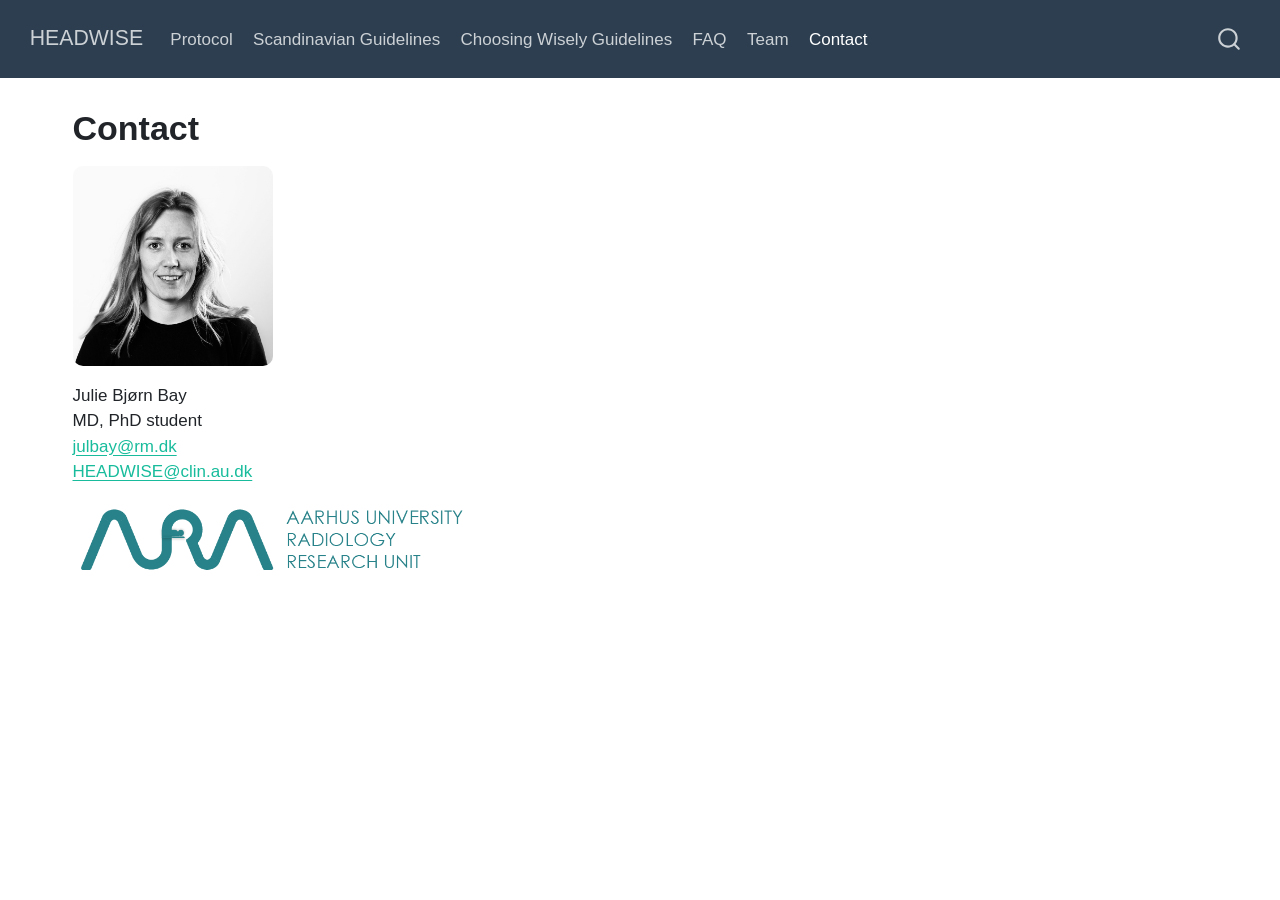
<file: docs/contact.html>
<!DOCTYPE html>
<html xmlns="http://www.w3.org/1999/xhtml" lang="en" xml:lang="en"><head>

<meta charset="utf-8">
<meta name="generator" content="quarto-1.8.27">

<meta name="viewport" content="width=device-width, initial-scale=1.0, user-scalable=yes">


<title>Contact – HEADWISE</title>
<style>
code{white-space: pre-wrap;}
span.smallcaps{font-variant: small-caps;}
div.columns{display: flex; gap: min(4vw, 1.5em);}
div.column{flex: auto; overflow-x: auto;}
div.hanging-indent{margin-left: 1.5em; text-indent: -1.5em;}
ul.task-list{list-style: none;}
ul.task-list li input[type="checkbox"] {
  width: 0.8em;
  margin: 0 0.8em 0.2em -1em; /* quarto-specific, see https://github.com/quarto-dev/quarto-cli/issues/4556 */ 
  vertical-align: middle;
}
</style>


<script src="site_libs/quarto-nav/quarto-nav.js"></script>
<script src="site_libs/quarto-nav/headroom.min.js"></script>
<script src="site_libs/clipboard/clipboard.min.js"></script>
<script src="site_libs/quarto-search/autocomplete.umd.js"></script>
<script src="site_libs/quarto-search/fuse.min.js"></script>
<script src="site_libs/quarto-search/quarto-search.js"></script>
<meta name="quarto:offset" content="./">
<script src="site_libs/quarto-html/quarto.js" type="module"></script>
<script src="site_libs/quarto-html/tabsets/tabsets.js" type="module"></script>
<script src="site_libs/quarto-html/axe/axe-check.js" type="module"></script>
<script src="site_libs/quarto-html/popper.min.js"></script>
<script src="site_libs/quarto-html/tippy.umd.min.js"></script>
<script src="site_libs/quarto-html/anchor.min.js"></script>
<link href="site_libs/quarto-html/tippy.css" rel="stylesheet">
<link href="site_libs/quarto-html/quarto-syntax-highlighting-ed96de9b727972fe78a7b5d16c58bf87.css" rel="stylesheet" id="quarto-text-highlighting-styles">
<script src="site_libs/bootstrap/bootstrap.min.js"></script>
<link href="site_libs/bootstrap/bootstrap-icons.css" rel="stylesheet">
<link href="site_libs/bootstrap/bootstrap-f93c2b1f3f0577f377aefa4848a86a36.min.css" rel="stylesheet" append-hash="true" id="quarto-bootstrap" data-mode="light">
<script id="quarto-search-options" type="application/json">{
  "location": "navbar",
  "copy-button": false,
  "collapse-after": 3,
  "panel-placement": "end",
  "type": "overlay",
  "limit": 50,
  "keyboard-shortcut": [
    "f",
    "/",
    "s"
  ],
  "show-item-context": false,
  "language": {
    "search-no-results-text": "No results",
    "search-matching-documents-text": "matching documents",
    "search-copy-link-title": "Copy link to search",
    "search-hide-matches-text": "Hide additional matches",
    "search-more-match-text": "more match in this document",
    "search-more-matches-text": "more matches in this document",
    "search-clear-button-title": "Clear",
    "search-text-placeholder": "",
    "search-detached-cancel-button-title": "Cancel",
    "search-submit-button-title": "Submit",
    "search-label": "Search"
  }
}</script>


<link rel="stylesheet" href="styles/styles.css">
</head>

<body class="nav-fixed quarto-light">

<div id="quarto-search-results"></div>
  <header id="quarto-header" class="headroom fixed-top">
    <nav class="navbar navbar-expand-lg " data-bs-theme="dark">
      <div class="navbar-container container-fluid">
      <div class="navbar-brand-container mx-auto">
    <a class="navbar-brand" href="./index.html">
    <span class="navbar-title">HEADWISE</span>
    </a>
  </div>
            <div id="quarto-search" class="" title="Search"></div>
          <button class="navbar-toggler" type="button" data-bs-toggle="collapse" data-bs-target="#navbarCollapse" aria-controls="navbarCollapse" role="menu" aria-expanded="false" aria-label="Toggle navigation" onclick="if (window.quartoToggleHeadroom) { window.quartoToggleHeadroom(); }">
  <span class="navbar-toggler-icon"></span>
</button>
          <div class="collapse navbar-collapse" id="navbarCollapse">
            <ul class="navbar-nav navbar-nav-scroll me-auto">
  <li class="nav-item">
    <a class="nav-link" href="./protocol.html"> 
<span class="menu-text">Protocol</span></a>
  </li>  
  <li class="nav-item">
    <a class="nav-link" href="./scandinavian.html"> 
<span class="menu-text">Scandinavian Guidelines</span></a>
  </li>  
  <li class="nav-item">
    <a class="nav-link" href="./choosingwisely.html"> 
<span class="menu-text">Choosing Wisely Guidelines</span></a>
  </li>  
  <li class="nav-item">
    <a class="nav-link" href="./faq.html"> 
<span class="menu-text">FAQ</span></a>
  </li>  
  <li class="nav-item">
    <a class="nav-link" href="./team.html"> 
<span class="menu-text">Team</span></a>
  </li>  
  <li class="nav-item">
    <a class="nav-link active" href="./contact.html" aria-current="page"> 
<span class="menu-text">Contact</span></a>
  </li>  
</ul>
          </div> <!-- /navcollapse -->
            <div class="quarto-navbar-tools">
</div>
      </div> <!-- /container-fluid -->
    </nav>
</header>
<!-- content -->
<div id="quarto-content" class="quarto-container page-columns page-rows-contents page-layout-full page-navbar">
<!-- sidebar -->
<!-- margin-sidebar -->
    
<!-- main -->
<main class="content column-page" id="quarto-document-content">

<header id="title-block-header" class="quarto-title-block default">
<div class="quarto-title">
<h1 class="title">Contact</h1>
</div>



<div class="quarto-title-meta column-page">

    
  
    
  </div>
  


</header>


<p><img src="images/julie.png" class="img-fluid" style="display:block; margin-left:0; border-radius:10px;" width="200"></p>
<p>Julie Bjørn Bay<br>
MD, PhD student<br>
<a href="mailto:julbay@rm.dk">julbay@rm.dk</a><br>
<a href="mailto:headwise@clin.au.dk">HEADWISE@clin.au.dk</a></p>
<p><img src="images/aura_logo.png" class="img-fluid" width="400"></p>



</main> <!-- /main -->
<script id="quarto-html-after-body" type="application/javascript">
  window.document.addEventListener("DOMContentLoaded", function (event) {
    const icon = "";
    const anchorJS = new window.AnchorJS();
    anchorJS.options = {
      placement: 'right',
      icon: icon
    };
    anchorJS.add('.anchored');
    const isCodeAnnotation = (el) => {
      for (const clz of el.classList) {
        if (clz.startsWith('code-annotation-')) {                     
          return true;
        }
      }
      return false;
    }
    const onCopySuccess = function(e) {
      // button target
      const button = e.trigger;
      // don't keep focus
      button.blur();
      // flash "checked"
      button.classList.add('code-copy-button-checked');
      var currentTitle = button.getAttribute("title");
      button.setAttribute("title", "Copied!");
      let tooltip;
      if (window.bootstrap) {
        button.setAttribute("data-bs-toggle", "tooltip");
        button.setAttribute("data-bs-placement", "left");
        button.setAttribute("data-bs-title", "Copied!");
        tooltip = new bootstrap.Tooltip(button, 
          { trigger: "manual", 
            customClass: "code-copy-button-tooltip",
            offset: [0, -8]});
        tooltip.show();    
      }
      setTimeout(function() {
        if (tooltip) {
          tooltip.hide();
          button.removeAttribute("data-bs-title");
          button.removeAttribute("data-bs-toggle");
          button.removeAttribute("data-bs-placement");
        }
        button.setAttribute("title", currentTitle);
        button.classList.remove('code-copy-button-checked');
      }, 1000);
      // clear code selection
      e.clearSelection();
    }
    const getTextToCopy = function(trigger) {
      const outerScaffold = trigger.parentElement.cloneNode(true);
      const codeEl = outerScaffold.querySelector('code');
      for (const childEl of codeEl.children) {
        if (isCodeAnnotation(childEl)) {
          childEl.remove();
        }
      }
      return codeEl.innerText;
    }
    const clipboard = new window.ClipboardJS('.code-copy-button:not([data-in-quarto-modal])', {
      text: getTextToCopy
    });
    clipboard.on('success', onCopySuccess);
    if (window.document.getElementById('quarto-embedded-source-code-modal')) {
      const clipboardModal = new window.ClipboardJS('.code-copy-button[data-in-quarto-modal]', {
        text: getTextToCopy,
        container: window.document.getElementById('quarto-embedded-source-code-modal')
      });
      clipboardModal.on('success', onCopySuccess);
    }
      var localhostRegex = new RegExp(/^(?:http|https):\/\/localhost\:?[0-9]*\//);
      var mailtoRegex = new RegExp(/^mailto:/);
        var filterRegex = new RegExp('/' + window.location.host + '/');
      var isInternal = (href) => {
          return filterRegex.test(href) || localhostRegex.test(href) || mailtoRegex.test(href);
      }
      // Inspect non-navigation links and adorn them if external
     var links = window.document.querySelectorAll('a[href]:not(.nav-link):not(.navbar-brand):not(.toc-action):not(.sidebar-link):not(.sidebar-item-toggle):not(.pagination-link):not(.no-external):not([aria-hidden]):not(.dropdown-item):not(.quarto-navigation-tool):not(.about-link)');
      for (var i=0; i<links.length; i++) {
        const link = links[i];
        if (!isInternal(link.href)) {
          // undo the damage that might have been done by quarto-nav.js in the case of
          // links that we want to consider external
          if (link.dataset.originalHref !== undefined) {
            link.href = link.dataset.originalHref;
          }
        }
      }
    function tippyHover(el, contentFn, onTriggerFn, onUntriggerFn) {
      const config = {
        allowHTML: true,
        maxWidth: 500,
        delay: 100,
        arrow: false,
        appendTo: function(el) {
            return el.parentElement;
        },
        interactive: true,
        interactiveBorder: 10,
        theme: 'quarto',
        placement: 'bottom-start',
      };
      if (contentFn) {
        config.content = contentFn;
      }
      if (onTriggerFn) {
        config.onTrigger = onTriggerFn;
      }
      if (onUntriggerFn) {
        config.onUntrigger = onUntriggerFn;
      }
      window.tippy(el, config); 
    }
    const noterefs = window.document.querySelectorAll('a[role="doc-noteref"]');
    for (var i=0; i<noterefs.length; i++) {
      const ref = noterefs[i];
      tippyHover(ref, function() {
        // use id or data attribute instead here
        let href = ref.getAttribute('data-footnote-href') || ref.getAttribute('href');
        try { href = new URL(href).hash; } catch {}
        const id = href.replace(/^#\/?/, "");
        const note = window.document.getElementById(id);
        if (note) {
          return note.innerHTML;
        } else {
          return "";
        }
      });
    }
    const xrefs = window.document.querySelectorAll('a.quarto-xref');
    const processXRef = (id, note) => {
      // Strip column container classes
      const stripColumnClz = (el) => {
        el.classList.remove("page-full", "page-columns");
        if (el.children) {
          for (const child of el.children) {
            stripColumnClz(child);
          }
        }
      }
      stripColumnClz(note)
      if (id === null || id.startsWith('sec-')) {
        // Special case sections, only their first couple elements
        const container = document.createElement("div");
        if (note.children && note.children.length > 2) {
          container.appendChild(note.children[0].cloneNode(true));
          for (let i = 1; i < note.children.length; i++) {
            const child = note.children[i];
            if (child.tagName === "P" && child.innerText === "") {
              continue;
            } else {
              container.appendChild(child.cloneNode(true));
              break;
            }
          }
          if (window.Quarto?.typesetMath) {
            window.Quarto.typesetMath(container);
          }
          return container.innerHTML
        } else {
          if (window.Quarto?.typesetMath) {
            window.Quarto.typesetMath(note);
          }
          return note.innerHTML;
        }
      } else {
        // Remove any anchor links if they are present
        const anchorLink = note.querySelector('a.anchorjs-link');
        if (anchorLink) {
          anchorLink.remove();
        }
        if (window.Quarto?.typesetMath) {
          window.Quarto.typesetMath(note);
        }
        if (note.classList.contains("callout")) {
          return note.outerHTML;
        } else {
          return note.innerHTML;
        }
      }
    }
    for (var i=0; i<xrefs.length; i++) {
      const xref = xrefs[i];
      tippyHover(xref, undefined, function(instance) {
        instance.disable();
        let url = xref.getAttribute('href');
        let hash = undefined; 
        if (url.startsWith('#')) {
          hash = url;
        } else {
          try { hash = new URL(url).hash; } catch {}
        }
        if (hash) {
          const id = hash.replace(/^#\/?/, "");
          const note = window.document.getElementById(id);
          if (note !== null) {
            try {
              const html = processXRef(id, note.cloneNode(true));
              instance.setContent(html);
            } finally {
              instance.enable();
              instance.show();
            }
          } else {
            // See if we can fetch this
            fetch(url.split('#')[0])
            .then(res => res.text())
            .then(html => {
              const parser = new DOMParser();
              const htmlDoc = parser.parseFromString(html, "text/html");
              const note = htmlDoc.getElementById(id);
              if (note !== null) {
                const html = processXRef(id, note);
                instance.setContent(html);
              } 
            }).finally(() => {
              instance.enable();
              instance.show();
            });
          }
        } else {
          // See if we can fetch a full url (with no hash to target)
          // This is a special case and we should probably do some content thinning / targeting
          fetch(url)
          .then(res => res.text())
          .then(html => {
            const parser = new DOMParser();
            const htmlDoc = parser.parseFromString(html, "text/html");
            const note = htmlDoc.querySelector('main.content');
            if (note !== null) {
              // This should only happen for chapter cross references
              // (since there is no id in the URL)
              // remove the first header
              if (note.children.length > 0 && note.children[0].tagName === "HEADER") {
                note.children[0].remove();
              }
              const html = processXRef(null, note);
              instance.setContent(html);
            } 
          }).finally(() => {
            instance.enable();
            instance.show();
          });
        }
      }, function(instance) {
      });
    }
        let selectedAnnoteEl;
        const selectorForAnnotation = ( cell, annotation) => {
          let cellAttr = 'data-code-cell="' + cell + '"';
          let lineAttr = 'data-code-annotation="' +  annotation + '"';
          const selector = 'span[' + cellAttr + '][' + lineAttr + ']';
          return selector;
        }
        const selectCodeLines = (annoteEl) => {
          const doc = window.document;
          const targetCell = annoteEl.getAttribute("data-target-cell");
          const targetAnnotation = annoteEl.getAttribute("data-target-annotation");
          const annoteSpan = window.document.querySelector(selectorForAnnotation(targetCell, targetAnnotation));
          const lines = annoteSpan.getAttribute("data-code-lines").split(",");
          const lineIds = lines.map((line) => {
            return targetCell + "-" + line;
          })
          let top = null;
          let height = null;
          let parent = null;
          if (lineIds.length > 0) {
              //compute the position of the single el (top and bottom and make a div)
              const el = window.document.getElementById(lineIds[0]);
              top = el.offsetTop;
              height = el.offsetHeight;
              parent = el.parentElement.parentElement;
            if (lineIds.length > 1) {
              const lastEl = window.document.getElementById(lineIds[lineIds.length - 1]);
              const bottom = lastEl.offsetTop + lastEl.offsetHeight;
              height = bottom - top;
            }
            if (top !== null && height !== null && parent !== null) {
              // cook up a div (if necessary) and position it 
              let div = window.document.getElementById("code-annotation-line-highlight");
              if (div === null) {
                div = window.document.createElement("div");
                div.setAttribute("id", "code-annotation-line-highlight");
                div.style.position = 'absolute';
                parent.appendChild(div);
              }
              div.style.top = top - 2 + "px";
              div.style.height = height + 4 + "px";
              div.style.left = 0;
              let gutterDiv = window.document.getElementById("code-annotation-line-highlight-gutter");
              if (gutterDiv === null) {
                gutterDiv = window.document.createElement("div");
                gutterDiv.setAttribute("id", "code-annotation-line-highlight-gutter");
                gutterDiv.style.position = 'absolute';
                const codeCell = window.document.getElementById(targetCell);
                const gutter = codeCell.querySelector('.code-annotation-gutter');
                gutter.appendChild(gutterDiv);
              }
              gutterDiv.style.top = top - 2 + "px";
              gutterDiv.style.height = height + 4 + "px";
            }
            selectedAnnoteEl = annoteEl;
          }
        };
        const unselectCodeLines = () => {
          const elementsIds = ["code-annotation-line-highlight", "code-annotation-line-highlight-gutter"];
          elementsIds.forEach((elId) => {
            const div = window.document.getElementById(elId);
            if (div) {
              div.remove();
            }
          });
          selectedAnnoteEl = undefined;
        };
          // Handle positioning of the toggle
      window.addEventListener(
        "resize",
        throttle(() => {
          elRect = undefined;
          if (selectedAnnoteEl) {
            selectCodeLines(selectedAnnoteEl);
          }
        }, 10)
      );
      function throttle(fn, ms) {
      let throttle = false;
      let timer;
        return (...args) => {
          if(!throttle) { // first call gets through
              fn.apply(this, args);
              throttle = true;
          } else { // all the others get throttled
              if(timer) clearTimeout(timer); // cancel #2
              timer = setTimeout(() => {
                fn.apply(this, args);
                timer = throttle = false;
              }, ms);
          }
        };
      }
        // Attach click handler to the DT
        const annoteDls = window.document.querySelectorAll('dt[data-target-cell]');
        for (const annoteDlNode of annoteDls) {
          annoteDlNode.addEventListener('click', (event) => {
            const clickedEl = event.target;
            if (clickedEl !== selectedAnnoteEl) {
              unselectCodeLines();
              const activeEl = window.document.querySelector('dt[data-target-cell].code-annotation-active');
              if (activeEl) {
                activeEl.classList.remove('code-annotation-active');
              }
              selectCodeLines(clickedEl);
              clickedEl.classList.add('code-annotation-active');
            } else {
              // Unselect the line
              unselectCodeLines();
              clickedEl.classList.remove('code-annotation-active');
            }
          });
        }
    const findCites = (el) => {
      const parentEl = el.parentElement;
      if (parentEl) {
        const cites = parentEl.dataset.cites;
        if (cites) {
          return {
            el,
            cites: cites.split(' ')
          };
        } else {
          return findCites(el.parentElement)
        }
      } else {
        return undefined;
      }
    };
    var bibliorefs = window.document.querySelectorAll('a[role="doc-biblioref"]');
    for (var i=0; i<bibliorefs.length; i++) {
      const ref = bibliorefs[i];
      const citeInfo = findCites(ref);
      if (citeInfo) {
        tippyHover(citeInfo.el, function() {
          var popup = window.document.createElement('div');
          citeInfo.cites.forEach(function(cite) {
            var citeDiv = window.document.createElement('div');
            citeDiv.classList.add('hanging-indent');
            citeDiv.classList.add('csl-entry');
            var biblioDiv = window.document.getElementById('ref-' + cite);
            if (biblioDiv) {
              citeDiv.innerHTML = biblioDiv.innerHTML;
            }
            popup.appendChild(citeDiv);
          });
          return popup.innerHTML;
        });
      }
    }
  });
  </script>
</div> <!-- /content -->




</body></html>
</file>
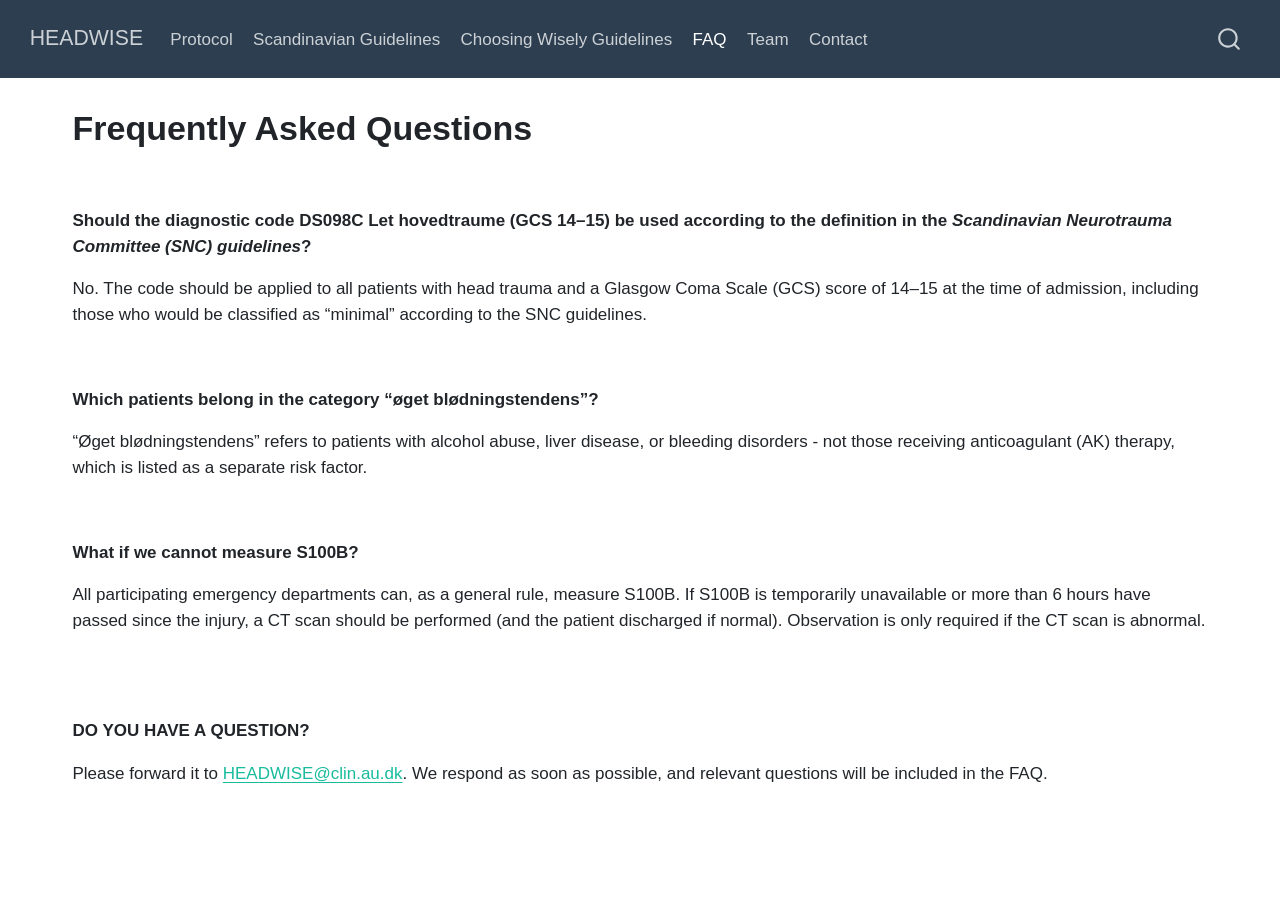
<file: docs/faq.html>
<!DOCTYPE html>
<html xmlns="http://www.w3.org/1999/xhtml" lang="en" xml:lang="en"><head>

<meta charset="utf-8">
<meta name="generator" content="quarto-1.8.27">

<meta name="viewport" content="width=device-width, initial-scale=1.0, user-scalable=yes">


<title>Frequently Asked Questions – HEADWISE</title>
<style>
code{white-space: pre-wrap;}
span.smallcaps{font-variant: small-caps;}
div.columns{display: flex; gap: min(4vw, 1.5em);}
div.column{flex: auto; overflow-x: auto;}
div.hanging-indent{margin-left: 1.5em; text-indent: -1.5em;}
ul.task-list{list-style: none;}
ul.task-list li input[type="checkbox"] {
  width: 0.8em;
  margin: 0 0.8em 0.2em -1em; /* quarto-specific, see https://github.com/quarto-dev/quarto-cli/issues/4556 */ 
  vertical-align: middle;
}
</style>


<script src="site_libs/quarto-nav/quarto-nav.js"></script>
<script src="site_libs/quarto-nav/headroom.min.js"></script>
<script src="site_libs/clipboard/clipboard.min.js"></script>
<script src="site_libs/quarto-search/autocomplete.umd.js"></script>
<script src="site_libs/quarto-search/fuse.min.js"></script>
<script src="site_libs/quarto-search/quarto-search.js"></script>
<meta name="quarto:offset" content="./">
<script src="site_libs/quarto-html/quarto.js" type="module"></script>
<script src="site_libs/quarto-html/tabsets/tabsets.js" type="module"></script>
<script src="site_libs/quarto-html/axe/axe-check.js" type="module"></script>
<script src="site_libs/quarto-html/popper.min.js"></script>
<script src="site_libs/quarto-html/tippy.umd.min.js"></script>
<script src="site_libs/quarto-html/anchor.min.js"></script>
<link href="site_libs/quarto-html/tippy.css" rel="stylesheet">
<link href="site_libs/quarto-html/quarto-syntax-highlighting-ed96de9b727972fe78a7b5d16c58bf87.css" rel="stylesheet" id="quarto-text-highlighting-styles">
<script src="site_libs/bootstrap/bootstrap.min.js"></script>
<link href="site_libs/bootstrap/bootstrap-icons.css" rel="stylesheet">
<link href="site_libs/bootstrap/bootstrap-f93c2b1f3f0577f377aefa4848a86a36.min.css" rel="stylesheet" append-hash="true" id="quarto-bootstrap" data-mode="light">
<script id="quarto-search-options" type="application/json">{
  "location": "navbar",
  "copy-button": false,
  "collapse-after": 3,
  "panel-placement": "end",
  "type": "overlay",
  "limit": 50,
  "keyboard-shortcut": [
    "f",
    "/",
    "s"
  ],
  "show-item-context": false,
  "language": {
    "search-no-results-text": "No results",
    "search-matching-documents-text": "matching documents",
    "search-copy-link-title": "Copy link to search",
    "search-hide-matches-text": "Hide additional matches",
    "search-more-match-text": "more match in this document",
    "search-more-matches-text": "more matches in this document",
    "search-clear-button-title": "Clear",
    "search-text-placeholder": "",
    "search-detached-cancel-button-title": "Cancel",
    "search-submit-button-title": "Submit",
    "search-label": "Search"
  }
}</script>


<link rel="stylesheet" href="styles/styles.css">
</head>

<body class="nav-fixed quarto-light">

<div id="quarto-search-results"></div>
  <header id="quarto-header" class="headroom fixed-top">
    <nav class="navbar navbar-expand-lg " data-bs-theme="dark">
      <div class="navbar-container container-fluid">
      <div class="navbar-brand-container mx-auto">
    <a class="navbar-brand" href="./index.html">
    <span class="navbar-title">HEADWISE</span>
    </a>
  </div>
            <div id="quarto-search" class="" title="Search"></div>
          <button class="navbar-toggler" type="button" data-bs-toggle="collapse" data-bs-target="#navbarCollapse" aria-controls="navbarCollapse" role="menu" aria-expanded="false" aria-label="Toggle navigation" onclick="if (window.quartoToggleHeadroom) { window.quartoToggleHeadroom(); }">
  <span class="navbar-toggler-icon"></span>
</button>
          <div class="collapse navbar-collapse" id="navbarCollapse">
            <ul class="navbar-nav navbar-nav-scroll me-auto">
  <li class="nav-item">
    <a class="nav-link" href="./protocol.html"> 
<span class="menu-text">Protocol</span></a>
  </li>  
  <li class="nav-item">
    <a class="nav-link" href="./scandinavian.html"> 
<span class="menu-text">Scandinavian Guidelines</span></a>
  </li>  
  <li class="nav-item">
    <a class="nav-link" href="./choosingwisely.html"> 
<span class="menu-text">Choosing Wisely Guidelines</span></a>
  </li>  
  <li class="nav-item">
    <a class="nav-link active" href="./faq.html" aria-current="page"> 
<span class="menu-text">FAQ</span></a>
  </li>  
  <li class="nav-item">
    <a class="nav-link" href="./team.html"> 
<span class="menu-text">Team</span></a>
  </li>  
  <li class="nav-item">
    <a class="nav-link" href="./contact.html"> 
<span class="menu-text">Contact</span></a>
  </li>  
</ul>
          </div> <!-- /navcollapse -->
            <div class="quarto-navbar-tools">
</div>
      </div> <!-- /container-fluid -->
    </nav>
</header>
<!-- content -->
<div id="quarto-content" class="quarto-container page-columns page-rows-contents page-layout-full page-navbar">
<!-- sidebar -->
<!-- margin-sidebar -->
    
<!-- main -->
<main class="content column-page" id="quarto-document-content">

<header id="title-block-header" class="quarto-title-block default">
<div class="quarto-title">
<h1 class="title">Frequently Asked Questions</h1>
</div>



<div class="quarto-title-meta column-page">

    
  
    
  </div>
  


</header>


<p><br></p>
<p><strong>Should the diagnostic code DS098C Let hovedtraume (GCS 14–15) be used according to the definition in the <em>Scandinavian Neurotrauma Committee (SNC) guidelines</em>?</strong></p>
<p>No.&nbsp;The code should be applied to all patients with head trauma and a Glasgow Coma Scale (GCS) score of 14–15 at the time of admission, including those who would be classified as “minimal” according to the SNC guidelines.</p>
<p><br></p>
<p><strong>Which patients belong in the category “øget blødningstendens”?</strong></p>
<p>“Øget blødningstendens” refers to patients with alcohol abuse, liver disease, or bleeding disorders - not those receiving anticoagulant (AK) therapy, which is listed as a separate risk factor.</p>
<p><br></p>
<p><strong>What if we cannot measure S100B?</strong></p>
<p>All participating emergency departments can, as a general rule, measure S100B. If S100B is temporarily unavailable or more than 6 hours have passed since the injury, a CT scan should be performed (and the patient discharged if normal). Observation is only required if the CT scan is abnormal.</p>
<p><br> <br></p>
<p><strong>DO YOU HAVE A QUESTION?</strong></p>
<p>Please forward it to <a href="mailto:headwise@clin.au.dk">HEADWISE@clin.au.dk</a>. We respond as soon as possible, and relevant questions will be included in the FAQ.</p>



</main> <!-- /main -->
<script id="quarto-html-after-body" type="application/javascript">
  window.document.addEventListener("DOMContentLoaded", function (event) {
    const icon = "";
    const anchorJS = new window.AnchorJS();
    anchorJS.options = {
      placement: 'right',
      icon: icon
    };
    anchorJS.add('.anchored');
    const isCodeAnnotation = (el) => {
      for (const clz of el.classList) {
        if (clz.startsWith('code-annotation-')) {                     
          return true;
        }
      }
      return false;
    }
    const onCopySuccess = function(e) {
      // button target
      const button = e.trigger;
      // don't keep focus
      button.blur();
      // flash "checked"
      button.classList.add('code-copy-button-checked');
      var currentTitle = button.getAttribute("title");
      button.setAttribute("title", "Copied!");
      let tooltip;
      if (window.bootstrap) {
        button.setAttribute("data-bs-toggle", "tooltip");
        button.setAttribute("data-bs-placement", "left");
        button.setAttribute("data-bs-title", "Copied!");
        tooltip = new bootstrap.Tooltip(button, 
          { trigger: "manual", 
            customClass: "code-copy-button-tooltip",
            offset: [0, -8]});
        tooltip.show();    
      }
      setTimeout(function() {
        if (tooltip) {
          tooltip.hide();
          button.removeAttribute("data-bs-title");
          button.removeAttribute("data-bs-toggle");
          button.removeAttribute("data-bs-placement");
        }
        button.setAttribute("title", currentTitle);
        button.classList.remove('code-copy-button-checked');
      }, 1000);
      // clear code selection
      e.clearSelection();
    }
    const getTextToCopy = function(trigger) {
      const outerScaffold = trigger.parentElement.cloneNode(true);
      const codeEl = outerScaffold.querySelector('code');
      for (const childEl of codeEl.children) {
        if (isCodeAnnotation(childEl)) {
          childEl.remove();
        }
      }
      return codeEl.innerText;
    }
    const clipboard = new window.ClipboardJS('.code-copy-button:not([data-in-quarto-modal])', {
      text: getTextToCopy
    });
    clipboard.on('success', onCopySuccess);
    if (window.document.getElementById('quarto-embedded-source-code-modal')) {
      const clipboardModal = new window.ClipboardJS('.code-copy-button[data-in-quarto-modal]', {
        text: getTextToCopy,
        container: window.document.getElementById('quarto-embedded-source-code-modal')
      });
      clipboardModal.on('success', onCopySuccess);
    }
      var localhostRegex = new RegExp(/^(?:http|https):\/\/localhost\:?[0-9]*\//);
      var mailtoRegex = new RegExp(/^mailto:/);
        var filterRegex = new RegExp('/' + window.location.host + '/');
      var isInternal = (href) => {
          return filterRegex.test(href) || localhostRegex.test(href) || mailtoRegex.test(href);
      }
      // Inspect non-navigation links and adorn them if external
     var links = window.document.querySelectorAll('a[href]:not(.nav-link):not(.navbar-brand):not(.toc-action):not(.sidebar-link):not(.sidebar-item-toggle):not(.pagination-link):not(.no-external):not([aria-hidden]):not(.dropdown-item):not(.quarto-navigation-tool):not(.about-link)');
      for (var i=0; i<links.length; i++) {
        const link = links[i];
        if (!isInternal(link.href)) {
          // undo the damage that might have been done by quarto-nav.js in the case of
          // links that we want to consider external
          if (link.dataset.originalHref !== undefined) {
            link.href = link.dataset.originalHref;
          }
        }
      }
    function tippyHover(el, contentFn, onTriggerFn, onUntriggerFn) {
      const config = {
        allowHTML: true,
        maxWidth: 500,
        delay: 100,
        arrow: false,
        appendTo: function(el) {
            return el.parentElement;
        },
        interactive: true,
        interactiveBorder: 10,
        theme: 'quarto',
        placement: 'bottom-start',
      };
      if (contentFn) {
        config.content = contentFn;
      }
      if (onTriggerFn) {
        config.onTrigger = onTriggerFn;
      }
      if (onUntriggerFn) {
        config.onUntrigger = onUntriggerFn;
      }
      window.tippy(el, config); 
    }
    const noterefs = window.document.querySelectorAll('a[role="doc-noteref"]');
    for (var i=0; i<noterefs.length; i++) {
      const ref = noterefs[i];
      tippyHover(ref, function() {
        // use id or data attribute instead here
        let href = ref.getAttribute('data-footnote-href') || ref.getAttribute('href');
        try { href = new URL(href).hash; } catch {}
        const id = href.replace(/^#\/?/, "");
        const note = window.document.getElementById(id);
        if (note) {
          return note.innerHTML;
        } else {
          return "";
        }
      });
    }
    const xrefs = window.document.querySelectorAll('a.quarto-xref');
    const processXRef = (id, note) => {
      // Strip column container classes
      const stripColumnClz = (el) => {
        el.classList.remove("page-full", "page-columns");
        if (el.children) {
          for (const child of el.children) {
            stripColumnClz(child);
          }
        }
      }
      stripColumnClz(note)
      if (id === null || id.startsWith('sec-')) {
        // Special case sections, only their first couple elements
        const container = document.createElement("div");
        if (note.children && note.children.length > 2) {
          container.appendChild(note.children[0].cloneNode(true));
          for (let i = 1; i < note.children.length; i++) {
            const child = note.children[i];
            if (child.tagName === "P" && child.innerText === "") {
              continue;
            } else {
              container.appendChild(child.cloneNode(true));
              break;
            }
          }
          if (window.Quarto?.typesetMath) {
            window.Quarto.typesetMath(container);
          }
          return container.innerHTML
        } else {
          if (window.Quarto?.typesetMath) {
            window.Quarto.typesetMath(note);
          }
          return note.innerHTML;
        }
      } else {
        // Remove any anchor links if they are present
        const anchorLink = note.querySelector('a.anchorjs-link');
        if (anchorLink) {
          anchorLink.remove();
        }
        if (window.Quarto?.typesetMath) {
          window.Quarto.typesetMath(note);
        }
        if (note.classList.contains("callout")) {
          return note.outerHTML;
        } else {
          return note.innerHTML;
        }
      }
    }
    for (var i=0; i<xrefs.length; i++) {
      const xref = xrefs[i];
      tippyHover(xref, undefined, function(instance) {
        instance.disable();
        let url = xref.getAttribute('href');
        let hash = undefined; 
        if (url.startsWith('#')) {
          hash = url;
        } else {
          try { hash = new URL(url).hash; } catch {}
        }
        if (hash) {
          const id = hash.replace(/^#\/?/, "");
          const note = window.document.getElementById(id);
          if (note !== null) {
            try {
              const html = processXRef(id, note.cloneNode(true));
              instance.setContent(html);
            } finally {
              instance.enable();
              instance.show();
            }
          } else {
            // See if we can fetch this
            fetch(url.split('#')[0])
            .then(res => res.text())
            .then(html => {
              const parser = new DOMParser();
              const htmlDoc = parser.parseFromString(html, "text/html");
              const note = htmlDoc.getElementById(id);
              if (note !== null) {
                const html = processXRef(id, note);
                instance.setContent(html);
              } 
            }).finally(() => {
              instance.enable();
              instance.show();
            });
          }
        } else {
          // See if we can fetch a full url (with no hash to target)
          // This is a special case and we should probably do some content thinning / targeting
          fetch(url)
          .then(res => res.text())
          .then(html => {
            const parser = new DOMParser();
            const htmlDoc = parser.parseFromString(html, "text/html");
            const note = htmlDoc.querySelector('main.content');
            if (note !== null) {
              // This should only happen for chapter cross references
              // (since there is no id in the URL)
              // remove the first header
              if (note.children.length > 0 && note.children[0].tagName === "HEADER") {
                note.children[0].remove();
              }
              const html = processXRef(null, note);
              instance.setContent(html);
            } 
          }).finally(() => {
            instance.enable();
            instance.show();
          });
        }
      }, function(instance) {
      });
    }
        let selectedAnnoteEl;
        const selectorForAnnotation = ( cell, annotation) => {
          let cellAttr = 'data-code-cell="' + cell + '"';
          let lineAttr = 'data-code-annotation="' +  annotation + '"';
          const selector = 'span[' + cellAttr + '][' + lineAttr + ']';
          return selector;
        }
        const selectCodeLines = (annoteEl) => {
          const doc = window.document;
          const targetCell = annoteEl.getAttribute("data-target-cell");
          const targetAnnotation = annoteEl.getAttribute("data-target-annotation");
          const annoteSpan = window.document.querySelector(selectorForAnnotation(targetCell, targetAnnotation));
          const lines = annoteSpan.getAttribute("data-code-lines").split(",");
          const lineIds = lines.map((line) => {
            return targetCell + "-" + line;
          })
          let top = null;
          let height = null;
          let parent = null;
          if (lineIds.length > 0) {
              //compute the position of the single el (top and bottom and make a div)
              const el = window.document.getElementById(lineIds[0]);
              top = el.offsetTop;
              height = el.offsetHeight;
              parent = el.parentElement.parentElement;
            if (lineIds.length > 1) {
              const lastEl = window.document.getElementById(lineIds[lineIds.length - 1]);
              const bottom = lastEl.offsetTop + lastEl.offsetHeight;
              height = bottom - top;
            }
            if (top !== null && height !== null && parent !== null) {
              // cook up a div (if necessary) and position it 
              let div = window.document.getElementById("code-annotation-line-highlight");
              if (div === null) {
                div = window.document.createElement("div");
                div.setAttribute("id", "code-annotation-line-highlight");
                div.style.position = 'absolute';
                parent.appendChild(div);
              }
              div.style.top = top - 2 + "px";
              div.style.height = height + 4 + "px";
              div.style.left = 0;
              let gutterDiv = window.document.getElementById("code-annotation-line-highlight-gutter");
              if (gutterDiv === null) {
                gutterDiv = window.document.createElement("div");
                gutterDiv.setAttribute("id", "code-annotation-line-highlight-gutter");
                gutterDiv.style.position = 'absolute';
                const codeCell = window.document.getElementById(targetCell);
                const gutter = codeCell.querySelector('.code-annotation-gutter');
                gutter.appendChild(gutterDiv);
              }
              gutterDiv.style.top = top - 2 + "px";
              gutterDiv.style.height = height + 4 + "px";
            }
            selectedAnnoteEl = annoteEl;
          }
        };
        const unselectCodeLines = () => {
          const elementsIds = ["code-annotation-line-highlight", "code-annotation-line-highlight-gutter"];
          elementsIds.forEach((elId) => {
            const div = window.document.getElementById(elId);
            if (div) {
              div.remove();
            }
          });
          selectedAnnoteEl = undefined;
        };
          // Handle positioning of the toggle
      window.addEventListener(
        "resize",
        throttle(() => {
          elRect = undefined;
          if (selectedAnnoteEl) {
            selectCodeLines(selectedAnnoteEl);
          }
        }, 10)
      );
      function throttle(fn, ms) {
      let throttle = false;
      let timer;
        return (...args) => {
          if(!throttle) { // first call gets through
              fn.apply(this, args);
              throttle = true;
          } else { // all the others get throttled
              if(timer) clearTimeout(timer); // cancel #2
              timer = setTimeout(() => {
                fn.apply(this, args);
                timer = throttle = false;
              }, ms);
          }
        };
      }
        // Attach click handler to the DT
        const annoteDls = window.document.querySelectorAll('dt[data-target-cell]');
        for (const annoteDlNode of annoteDls) {
          annoteDlNode.addEventListener('click', (event) => {
            const clickedEl = event.target;
            if (clickedEl !== selectedAnnoteEl) {
              unselectCodeLines();
              const activeEl = window.document.querySelector('dt[data-target-cell].code-annotation-active');
              if (activeEl) {
                activeEl.classList.remove('code-annotation-active');
              }
              selectCodeLines(clickedEl);
              clickedEl.classList.add('code-annotation-active');
            } else {
              // Unselect the line
              unselectCodeLines();
              clickedEl.classList.remove('code-annotation-active');
            }
          });
        }
    const findCites = (el) => {
      const parentEl = el.parentElement;
      if (parentEl) {
        const cites = parentEl.dataset.cites;
        if (cites) {
          return {
            el,
            cites: cites.split(' ')
          };
        } else {
          return findCites(el.parentElement)
        }
      } else {
        return undefined;
      }
    };
    var bibliorefs = window.document.querySelectorAll('a[role="doc-biblioref"]');
    for (var i=0; i<bibliorefs.length; i++) {
      const ref = bibliorefs[i];
      const citeInfo = findCites(ref);
      if (citeInfo) {
        tippyHover(citeInfo.el, function() {
          var popup = window.document.createElement('div');
          citeInfo.cites.forEach(function(cite) {
            var citeDiv = window.document.createElement('div');
            citeDiv.classList.add('hanging-indent');
            citeDiv.classList.add('csl-entry');
            var biblioDiv = window.document.getElementById('ref-' + cite);
            if (biblioDiv) {
              citeDiv.innerHTML = biblioDiv.innerHTML;
            }
            popup.appendChild(citeDiv);
          });
          return popup.innerHTML;
        });
      }
    }
  });
  </script>
</div> <!-- /content -->




</body></html>
</file>
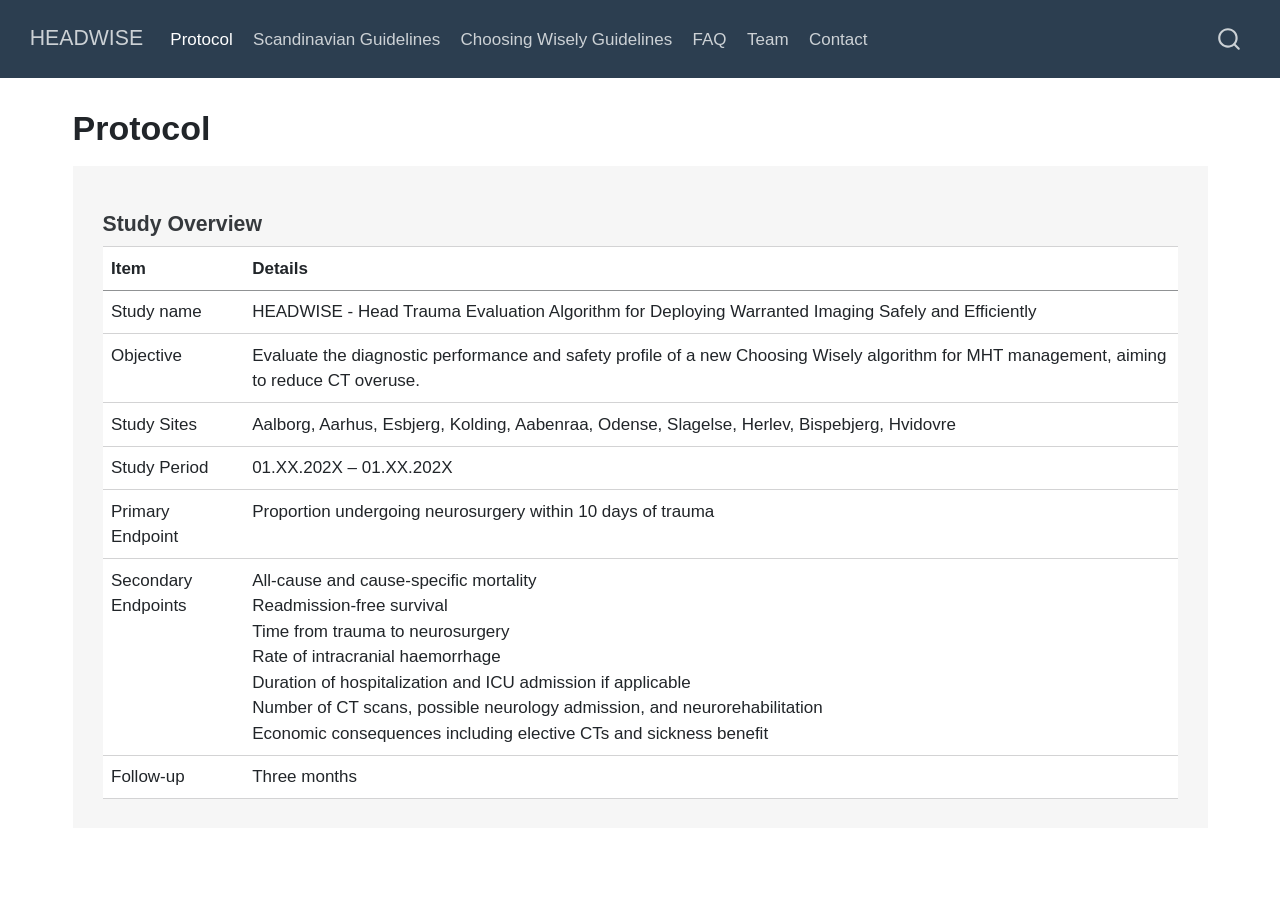
<file: docs/protocol.html>
<!DOCTYPE html>
<html xmlns="http://www.w3.org/1999/xhtml" lang="en" xml:lang="en"><head>

<meta charset="utf-8">
<meta name="generator" content="quarto-1.8.27">

<meta name="viewport" content="width=device-width, initial-scale=1.0, user-scalable=yes">


<title>Protocol – HEADWISE</title>
<style>
code{white-space: pre-wrap;}
span.smallcaps{font-variant: small-caps;}
div.columns{display: flex; gap: min(4vw, 1.5em);}
div.column{flex: auto; overflow-x: auto;}
div.hanging-indent{margin-left: 1.5em; text-indent: -1.5em;}
ul.task-list{list-style: none;}
ul.task-list li input[type="checkbox"] {
  width: 0.8em;
  margin: 0 0.8em 0.2em -1em; /* quarto-specific, see https://github.com/quarto-dev/quarto-cli/issues/4556 */ 
  vertical-align: middle;
}
</style>


<script src="site_libs/quarto-nav/quarto-nav.js"></script>
<script src="site_libs/quarto-nav/headroom.min.js"></script>
<script src="site_libs/clipboard/clipboard.min.js"></script>
<script src="site_libs/quarto-search/autocomplete.umd.js"></script>
<script src="site_libs/quarto-search/fuse.min.js"></script>
<script src="site_libs/quarto-search/quarto-search.js"></script>
<meta name="quarto:offset" content="./">
<script src="site_libs/quarto-html/quarto.js" type="module"></script>
<script src="site_libs/quarto-html/tabsets/tabsets.js" type="module"></script>
<script src="site_libs/quarto-html/axe/axe-check.js" type="module"></script>
<script src="site_libs/quarto-html/popper.min.js"></script>
<script src="site_libs/quarto-html/tippy.umd.min.js"></script>
<script src="site_libs/quarto-html/anchor.min.js"></script>
<link href="site_libs/quarto-html/tippy.css" rel="stylesheet">
<link href="site_libs/quarto-html/quarto-syntax-highlighting-ed96de9b727972fe78a7b5d16c58bf87.css" rel="stylesheet" id="quarto-text-highlighting-styles">
<script src="site_libs/bootstrap/bootstrap.min.js"></script>
<link href="site_libs/bootstrap/bootstrap-icons.css" rel="stylesheet">
<link href="site_libs/bootstrap/bootstrap-f93c2b1f3f0577f377aefa4848a86a36.min.css" rel="stylesheet" append-hash="true" id="quarto-bootstrap" data-mode="light">
<script id="quarto-search-options" type="application/json">{
  "location": "navbar",
  "copy-button": false,
  "collapse-after": 3,
  "panel-placement": "end",
  "type": "overlay",
  "limit": 50,
  "keyboard-shortcut": [
    "f",
    "/",
    "s"
  ],
  "show-item-context": false,
  "language": {
    "search-no-results-text": "No results",
    "search-matching-documents-text": "matching documents",
    "search-copy-link-title": "Copy link to search",
    "search-hide-matches-text": "Hide additional matches",
    "search-more-match-text": "more match in this document",
    "search-more-matches-text": "more matches in this document",
    "search-clear-button-title": "Clear",
    "search-text-placeholder": "",
    "search-detached-cancel-button-title": "Cancel",
    "search-submit-button-title": "Submit",
    "search-label": "Search"
  }
}</script>


<link rel="stylesheet" href="styles/styles.css">
</head>

<body class="nav-fixed quarto-light">

<div id="quarto-search-results"></div>
  <header id="quarto-header" class="headroom fixed-top">
    <nav class="navbar navbar-expand-lg " data-bs-theme="dark">
      <div class="navbar-container container-fluid">
      <div class="navbar-brand-container mx-auto">
    <a class="navbar-brand" href="./index.html">
    <span class="navbar-title">HEADWISE</span>
    </a>
  </div>
            <div id="quarto-search" class="" title="Search"></div>
          <button class="navbar-toggler" type="button" data-bs-toggle="collapse" data-bs-target="#navbarCollapse" aria-controls="navbarCollapse" role="menu" aria-expanded="false" aria-label="Toggle navigation" onclick="if (window.quartoToggleHeadroom) { window.quartoToggleHeadroom(); }">
  <span class="navbar-toggler-icon"></span>
</button>
          <div class="collapse navbar-collapse" id="navbarCollapse">
            <ul class="navbar-nav navbar-nav-scroll me-auto">
  <li class="nav-item">
    <a class="nav-link active" href="./protocol.html" aria-current="page"> 
<span class="menu-text">Protocol</span></a>
  </li>  
  <li class="nav-item">
    <a class="nav-link" href="./scandinavian.html"> 
<span class="menu-text">Scandinavian Guidelines</span></a>
  </li>  
  <li class="nav-item">
    <a class="nav-link" href="./choosingwisely.html"> 
<span class="menu-text">Choosing Wisely Guidelines</span></a>
  </li>  
  <li class="nav-item">
    <a class="nav-link" href="./faq.html"> 
<span class="menu-text">FAQ</span></a>
  </li>  
  <li class="nav-item">
    <a class="nav-link" href="./team.html"> 
<span class="menu-text">Team</span></a>
  </li>  
  <li class="nav-item">
    <a class="nav-link" href="./contact.html"> 
<span class="menu-text">Contact</span></a>
  </li>  
</ul>
          </div> <!-- /navcollapse -->
            <div class="quarto-navbar-tools">
</div>
      </div> <!-- /container-fluid -->
    </nav>
</header>
<!-- content -->
<div id="quarto-content" class="quarto-container page-columns page-rows-contents page-layout-full page-navbar">
<!-- sidebar -->
<!-- margin-sidebar -->
    
<!-- main -->
<main class="content column-page" id="quarto-document-content">

<header id="title-block-header" class="quarto-title-block default">
<div class="quarto-title">
<h1 class="title">Protocol</h1>
</div>



<div class="quarto-title-meta column-page">

    
  
    
  </div>
  


</header>


<div class="band-left">
<div style="background-color:#f6f6f6; padding:0px 10px; width:100%; max-width:none; margin:0; text-align:left; box-sizing:border-box;">
<h4 class="anchored">
Study Overview
</h4>
<table class="caption-top table">
<colgroup>
<col style="width: 13%">
<col style="width: 86%">
</colgroup>
<thead>
<tr class="header">
<th style="text-align: left;">Item</th>
<th style="text-align: left;">Details</th>
</tr>
</thead>
<tbody>
<tr class="odd">
<td style="text-align: left;">Study name</td>
<td style="text-align: left;">HEADWISE - Head Trauma Evaluation Algorithm for Deploying Warranted Imaging Safely and Efficiently</td>
</tr>
<tr class="even">
<td style="text-align: left;">Objective</td>
<td style="text-align: left;">Evaluate the diagnostic performance and safety profile of a new Choosing Wisely algorithm for MHT management, aiming to reduce CT overuse.</td>
</tr>
<tr class="odd">
<td style="text-align: left;">Study Sites</td>
<td style="text-align: left;">Aalborg, Aarhus, Esbjerg, Kolding, Aabenraa, Odense, Slagelse, Herlev, Bispebjerg, Hvidovre</td>
</tr>
<tr class="even">
<td style="text-align: left;">Study Period</td>
<td style="text-align: left;">01.XX.202X – 01.XX.202X</td>
</tr>
<tr class="odd">
<td style="text-align: left;">Primary Endpoint</td>
<td style="text-align: left;">Proportion undergoing neurosurgery within 10 days of trauma</td>
</tr>
<tr class="even">
<td style="text-align: left;">Secondary Endpoints</td>
<td style="text-align: left;">All-cause and cause-specific mortality<br>
Readmission-free survival<br>
Time from trauma to neurosurgery<br>
Rate of intracranial haemorrhage<br>
Duration of hospitalization and ICU admission if applicable<br>
Number of CT scans, possible neurology admission, and neurorehabilitation<br>
Economic consequences including elective CTs and sickness benefit</td>
</tr>
<tr class="odd">
<td style="text-align: left;">Follow-up</td>
<td style="text-align: left;">Three months</td>
</tr>
</tbody>
</table>
<!--
<h4>Roles and Responsibilities</h4>

+------------------------+------------------------------+------------------------------------------------------------------------------+
| Role                   | Person                       | Responsibilities                                                             |
+:=======================+:=============================+:=============================================================================+
| Principal Investigator | Rozh Al-Mashhadi             | Overall study oversight, data quality                                        |
+------------------------+------------------------------+------------------------------------------------------------------------------+
| Local Investigator     | See [Team](team.html)        | Daily workflow management, staff training                                    |
+------------------------+------------------------------+------------------------------------------------------------------------------+
| Local Project Manager  | See [Team](team.html)        | Aid the local site investigator in quality assurance                         |
+------------------------+------------------------------+------------------------------------------------------------------------------+
| Data Collector         | Julie Bjørn Bay              | Data extraction from registers                                               |
+------------------------+------------------------------+------------------------------------------------------------------------------+
| Clinician              | Any doctor at admission site | Patient screening, patient information, guideline adherence, code assignment |
+------------------------+------------------------------+------------------------------------------------------------------------------+
| Statistician           |                              | Data analysis plan                                                           |
+------------------------+------------------------------+------------------------------------------------------------------------------+
-->
</div>
</div>



</main> <!-- /main -->
<script id="quarto-html-after-body" type="application/javascript">
  window.document.addEventListener("DOMContentLoaded", function (event) {
    const icon = "";
    const anchorJS = new window.AnchorJS();
    anchorJS.options = {
      placement: 'right',
      icon: icon
    };
    anchorJS.add('.anchored');
    const isCodeAnnotation = (el) => {
      for (const clz of el.classList) {
        if (clz.startsWith('code-annotation-')) {                     
          return true;
        }
      }
      return false;
    }
    const onCopySuccess = function(e) {
      // button target
      const button = e.trigger;
      // don't keep focus
      button.blur();
      // flash "checked"
      button.classList.add('code-copy-button-checked');
      var currentTitle = button.getAttribute("title");
      button.setAttribute("title", "Copied!");
      let tooltip;
      if (window.bootstrap) {
        button.setAttribute("data-bs-toggle", "tooltip");
        button.setAttribute("data-bs-placement", "left");
        button.setAttribute("data-bs-title", "Copied!");
        tooltip = new bootstrap.Tooltip(button, 
          { trigger: "manual", 
            customClass: "code-copy-button-tooltip",
            offset: [0, -8]});
        tooltip.show();    
      }
      setTimeout(function() {
        if (tooltip) {
          tooltip.hide();
          button.removeAttribute("data-bs-title");
          button.removeAttribute("data-bs-toggle");
          button.removeAttribute("data-bs-placement");
        }
        button.setAttribute("title", currentTitle);
        button.classList.remove('code-copy-button-checked');
      }, 1000);
      // clear code selection
      e.clearSelection();
    }
    const getTextToCopy = function(trigger) {
      const outerScaffold = trigger.parentElement.cloneNode(true);
      const codeEl = outerScaffold.querySelector('code');
      for (const childEl of codeEl.children) {
        if (isCodeAnnotation(childEl)) {
          childEl.remove();
        }
      }
      return codeEl.innerText;
    }
    const clipboard = new window.ClipboardJS('.code-copy-button:not([data-in-quarto-modal])', {
      text: getTextToCopy
    });
    clipboard.on('success', onCopySuccess);
    if (window.document.getElementById('quarto-embedded-source-code-modal')) {
      const clipboardModal = new window.ClipboardJS('.code-copy-button[data-in-quarto-modal]', {
        text: getTextToCopy,
        container: window.document.getElementById('quarto-embedded-source-code-modal')
      });
      clipboardModal.on('success', onCopySuccess);
    }
      var localhostRegex = new RegExp(/^(?:http|https):\/\/localhost\:?[0-9]*\//);
      var mailtoRegex = new RegExp(/^mailto:/);
        var filterRegex = new RegExp('/' + window.location.host + '/');
      var isInternal = (href) => {
          return filterRegex.test(href) || localhostRegex.test(href) || mailtoRegex.test(href);
      }
      // Inspect non-navigation links and adorn them if external
     var links = window.document.querySelectorAll('a[href]:not(.nav-link):not(.navbar-brand):not(.toc-action):not(.sidebar-link):not(.sidebar-item-toggle):not(.pagination-link):not(.no-external):not([aria-hidden]):not(.dropdown-item):not(.quarto-navigation-tool):not(.about-link)');
      for (var i=0; i<links.length; i++) {
        const link = links[i];
        if (!isInternal(link.href)) {
          // undo the damage that might have been done by quarto-nav.js in the case of
          // links that we want to consider external
          if (link.dataset.originalHref !== undefined) {
            link.href = link.dataset.originalHref;
          }
        }
      }
    function tippyHover(el, contentFn, onTriggerFn, onUntriggerFn) {
      const config = {
        allowHTML: true,
        maxWidth: 500,
        delay: 100,
        arrow: false,
        appendTo: function(el) {
            return el.parentElement;
        },
        interactive: true,
        interactiveBorder: 10,
        theme: 'quarto',
        placement: 'bottom-start',
      };
      if (contentFn) {
        config.content = contentFn;
      }
      if (onTriggerFn) {
        config.onTrigger = onTriggerFn;
      }
      if (onUntriggerFn) {
        config.onUntrigger = onUntriggerFn;
      }
      window.tippy(el, config); 
    }
    const noterefs = window.document.querySelectorAll('a[role="doc-noteref"]');
    for (var i=0; i<noterefs.length; i++) {
      const ref = noterefs[i];
      tippyHover(ref, function() {
        // use id or data attribute instead here
        let href = ref.getAttribute('data-footnote-href') || ref.getAttribute('href');
        try { href = new URL(href).hash; } catch {}
        const id = href.replace(/^#\/?/, "");
        const note = window.document.getElementById(id);
        if (note) {
          return note.innerHTML;
        } else {
          return "";
        }
      });
    }
    const xrefs = window.document.querySelectorAll('a.quarto-xref');
    const processXRef = (id, note) => {
      // Strip column container classes
      const stripColumnClz = (el) => {
        el.classList.remove("page-full", "page-columns");
        if (el.children) {
          for (const child of el.children) {
            stripColumnClz(child);
          }
        }
      }
      stripColumnClz(note)
      if (id === null || id.startsWith('sec-')) {
        // Special case sections, only their first couple elements
        const container = document.createElement("div");
        if (note.children && note.children.length > 2) {
          container.appendChild(note.children[0].cloneNode(true));
          for (let i = 1; i < note.children.length; i++) {
            const child = note.children[i];
            if (child.tagName === "P" && child.innerText === "") {
              continue;
            } else {
              container.appendChild(child.cloneNode(true));
              break;
            }
          }
          if (window.Quarto?.typesetMath) {
            window.Quarto.typesetMath(container);
          }
          return container.innerHTML
        } else {
          if (window.Quarto?.typesetMath) {
            window.Quarto.typesetMath(note);
          }
          return note.innerHTML;
        }
      } else {
        // Remove any anchor links if they are present
        const anchorLink = note.querySelector('a.anchorjs-link');
        if (anchorLink) {
          anchorLink.remove();
        }
        if (window.Quarto?.typesetMath) {
          window.Quarto.typesetMath(note);
        }
        if (note.classList.contains("callout")) {
          return note.outerHTML;
        } else {
          return note.innerHTML;
        }
      }
    }
    for (var i=0; i<xrefs.length; i++) {
      const xref = xrefs[i];
      tippyHover(xref, undefined, function(instance) {
        instance.disable();
        let url = xref.getAttribute('href');
        let hash = undefined; 
        if (url.startsWith('#')) {
          hash = url;
        } else {
          try { hash = new URL(url).hash; } catch {}
        }
        if (hash) {
          const id = hash.replace(/^#\/?/, "");
          const note = window.document.getElementById(id);
          if (note !== null) {
            try {
              const html = processXRef(id, note.cloneNode(true));
              instance.setContent(html);
            } finally {
              instance.enable();
              instance.show();
            }
          } else {
            // See if we can fetch this
            fetch(url.split('#')[0])
            .then(res => res.text())
            .then(html => {
              const parser = new DOMParser();
              const htmlDoc = parser.parseFromString(html, "text/html");
              const note = htmlDoc.getElementById(id);
              if (note !== null) {
                const html = processXRef(id, note);
                instance.setContent(html);
              } 
            }).finally(() => {
              instance.enable();
              instance.show();
            });
          }
        } else {
          // See if we can fetch a full url (with no hash to target)
          // This is a special case and we should probably do some content thinning / targeting
          fetch(url)
          .then(res => res.text())
          .then(html => {
            const parser = new DOMParser();
            const htmlDoc = parser.parseFromString(html, "text/html");
            const note = htmlDoc.querySelector('main.content');
            if (note !== null) {
              // This should only happen for chapter cross references
              // (since there is no id in the URL)
              // remove the first header
              if (note.children.length > 0 && note.children[0].tagName === "HEADER") {
                note.children[0].remove();
              }
              const html = processXRef(null, note);
              instance.setContent(html);
            } 
          }).finally(() => {
            instance.enable();
            instance.show();
          });
        }
      }, function(instance) {
      });
    }
        let selectedAnnoteEl;
        const selectorForAnnotation = ( cell, annotation) => {
          let cellAttr = 'data-code-cell="' + cell + '"';
          let lineAttr = 'data-code-annotation="' +  annotation + '"';
          const selector = 'span[' + cellAttr + '][' + lineAttr + ']';
          return selector;
        }
        const selectCodeLines = (annoteEl) => {
          const doc = window.document;
          const targetCell = annoteEl.getAttribute("data-target-cell");
          const targetAnnotation = annoteEl.getAttribute("data-target-annotation");
          const annoteSpan = window.document.querySelector(selectorForAnnotation(targetCell, targetAnnotation));
          const lines = annoteSpan.getAttribute("data-code-lines").split(",");
          const lineIds = lines.map((line) => {
            return targetCell + "-" + line;
          })
          let top = null;
          let height = null;
          let parent = null;
          if (lineIds.length > 0) {
              //compute the position of the single el (top and bottom and make a div)
              const el = window.document.getElementById(lineIds[0]);
              top = el.offsetTop;
              height = el.offsetHeight;
              parent = el.parentElement.parentElement;
            if (lineIds.length > 1) {
              const lastEl = window.document.getElementById(lineIds[lineIds.length - 1]);
              const bottom = lastEl.offsetTop + lastEl.offsetHeight;
              height = bottom - top;
            }
            if (top !== null && height !== null && parent !== null) {
              // cook up a div (if necessary) and position it 
              let div = window.document.getElementById("code-annotation-line-highlight");
              if (div === null) {
                div = window.document.createElement("div");
                div.setAttribute("id", "code-annotation-line-highlight");
                div.style.position = 'absolute';
                parent.appendChild(div);
              }
              div.style.top = top - 2 + "px";
              div.style.height = height + 4 + "px";
              div.style.left = 0;
              let gutterDiv = window.document.getElementById("code-annotation-line-highlight-gutter");
              if (gutterDiv === null) {
                gutterDiv = window.document.createElement("div");
                gutterDiv.setAttribute("id", "code-annotation-line-highlight-gutter");
                gutterDiv.style.position = 'absolute';
                const codeCell = window.document.getElementById(targetCell);
                const gutter = codeCell.querySelector('.code-annotation-gutter');
                gutter.appendChild(gutterDiv);
              }
              gutterDiv.style.top = top - 2 + "px";
              gutterDiv.style.height = height + 4 + "px";
            }
            selectedAnnoteEl = annoteEl;
          }
        };
        const unselectCodeLines = () => {
          const elementsIds = ["code-annotation-line-highlight", "code-annotation-line-highlight-gutter"];
          elementsIds.forEach((elId) => {
            const div = window.document.getElementById(elId);
            if (div) {
              div.remove();
            }
          });
          selectedAnnoteEl = undefined;
        };
          // Handle positioning of the toggle
      window.addEventListener(
        "resize",
        throttle(() => {
          elRect = undefined;
          if (selectedAnnoteEl) {
            selectCodeLines(selectedAnnoteEl);
          }
        }, 10)
      );
      function throttle(fn, ms) {
      let throttle = false;
      let timer;
        return (...args) => {
          if(!throttle) { // first call gets through
              fn.apply(this, args);
              throttle = true;
          } else { // all the others get throttled
              if(timer) clearTimeout(timer); // cancel #2
              timer = setTimeout(() => {
                fn.apply(this, args);
                timer = throttle = false;
              }, ms);
          }
        };
      }
        // Attach click handler to the DT
        const annoteDls = window.document.querySelectorAll('dt[data-target-cell]');
        for (const annoteDlNode of annoteDls) {
          annoteDlNode.addEventListener('click', (event) => {
            const clickedEl = event.target;
            if (clickedEl !== selectedAnnoteEl) {
              unselectCodeLines();
              const activeEl = window.document.querySelector('dt[data-target-cell].code-annotation-active');
              if (activeEl) {
                activeEl.classList.remove('code-annotation-active');
              }
              selectCodeLines(clickedEl);
              clickedEl.classList.add('code-annotation-active');
            } else {
              // Unselect the line
              unselectCodeLines();
              clickedEl.classList.remove('code-annotation-active');
            }
          });
        }
    const findCites = (el) => {
      const parentEl = el.parentElement;
      if (parentEl) {
        const cites = parentEl.dataset.cites;
        if (cites) {
          return {
            el,
            cites: cites.split(' ')
          };
        } else {
          return findCites(el.parentElement)
        }
      } else {
        return undefined;
      }
    };
    var bibliorefs = window.document.querySelectorAll('a[role="doc-biblioref"]');
    for (var i=0; i<bibliorefs.length; i++) {
      const ref = bibliorefs[i];
      const citeInfo = findCites(ref);
      if (citeInfo) {
        tippyHover(citeInfo.el, function() {
          var popup = window.document.createElement('div');
          citeInfo.cites.forEach(function(cite) {
            var citeDiv = window.document.createElement('div');
            citeDiv.classList.add('hanging-indent');
            citeDiv.classList.add('csl-entry');
            var biblioDiv = window.document.getElementById('ref-' + cite);
            if (biblioDiv) {
              citeDiv.innerHTML = biblioDiv.innerHTML;
            }
            popup.appendChild(citeDiv);
          });
          return popup.innerHTML;
        });
      }
    }
  });
  </script>
</div> <!-- /content -->




</body></html>
</file>
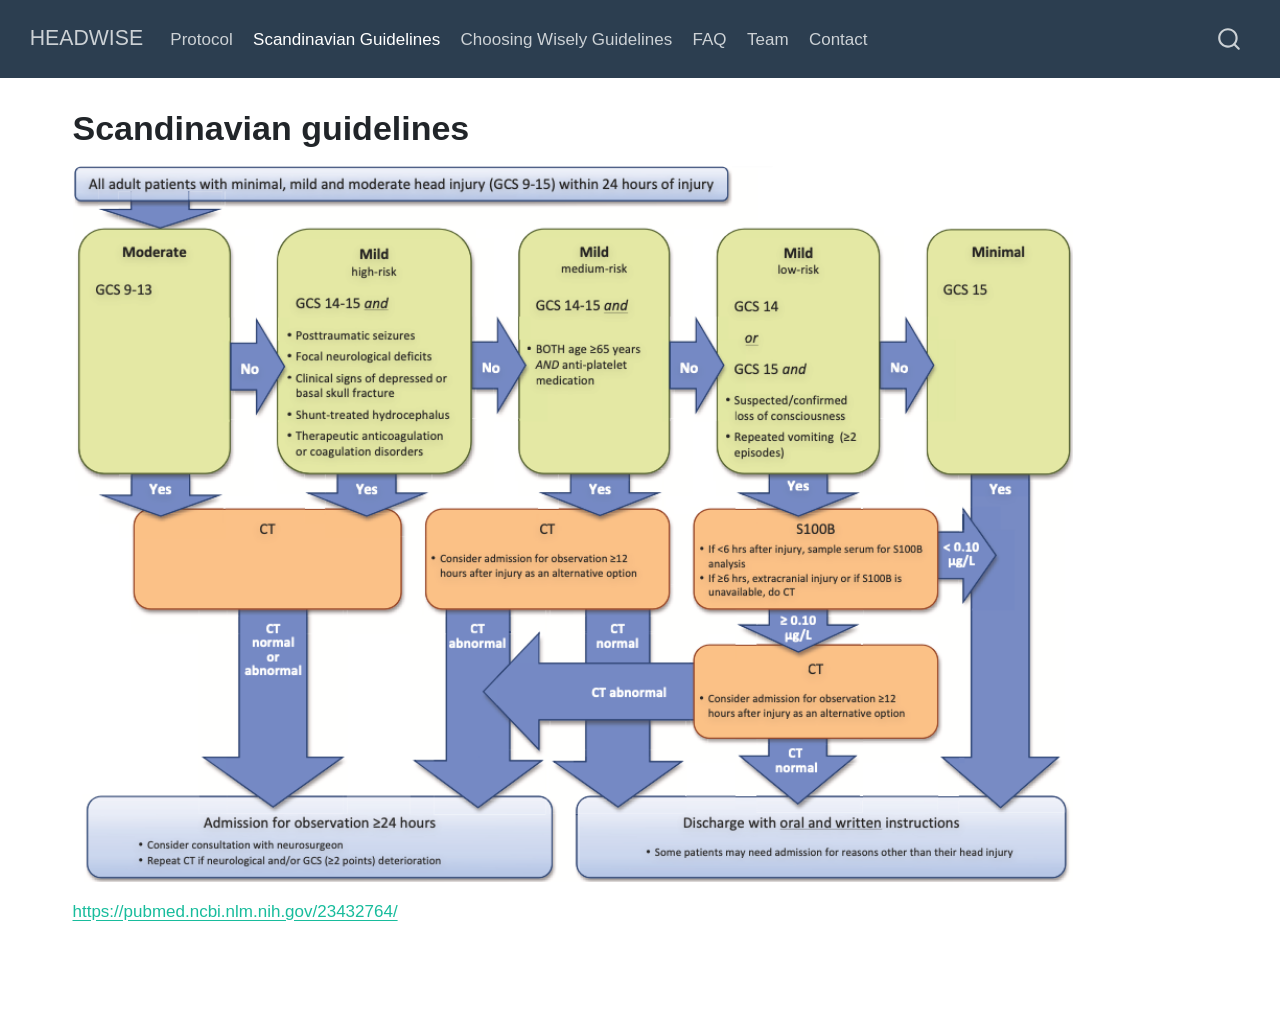
<file: docs/scandinavian.html>
<!DOCTYPE html>
<html xmlns="http://www.w3.org/1999/xhtml" lang="en" xml:lang="en"><head>

<meta charset="utf-8">
<meta name="generator" content="quarto-1.8.27">

<meta name="viewport" content="width=device-width, initial-scale=1.0, user-scalable=yes">


<title>Scandinavian guidelines – HEADWISE</title>
<style>
code{white-space: pre-wrap;}
span.smallcaps{font-variant: small-caps;}
div.columns{display: flex; gap: min(4vw, 1.5em);}
div.column{flex: auto; overflow-x: auto;}
div.hanging-indent{margin-left: 1.5em; text-indent: -1.5em;}
ul.task-list{list-style: none;}
ul.task-list li input[type="checkbox"] {
  width: 0.8em;
  margin: 0 0.8em 0.2em -1em; /* quarto-specific, see https://github.com/quarto-dev/quarto-cli/issues/4556 */ 
  vertical-align: middle;
}
</style>


<script src="site_libs/quarto-nav/quarto-nav.js"></script>
<script src="site_libs/quarto-nav/headroom.min.js"></script>
<script src="site_libs/clipboard/clipboard.min.js"></script>
<script src="site_libs/quarto-search/autocomplete.umd.js"></script>
<script src="site_libs/quarto-search/fuse.min.js"></script>
<script src="site_libs/quarto-search/quarto-search.js"></script>
<meta name="quarto:offset" content="./">
<script src="site_libs/quarto-html/quarto.js" type="module"></script>
<script src="site_libs/quarto-html/tabsets/tabsets.js" type="module"></script>
<script src="site_libs/quarto-html/axe/axe-check.js" type="module"></script>
<script src="site_libs/quarto-html/popper.min.js"></script>
<script src="site_libs/quarto-html/tippy.umd.min.js"></script>
<script src="site_libs/quarto-html/anchor.min.js"></script>
<link href="site_libs/quarto-html/tippy.css" rel="stylesheet">
<link href="site_libs/quarto-html/quarto-syntax-highlighting-ed96de9b727972fe78a7b5d16c58bf87.css" rel="stylesheet" id="quarto-text-highlighting-styles">
<script src="site_libs/bootstrap/bootstrap.min.js"></script>
<link href="site_libs/bootstrap/bootstrap-icons.css" rel="stylesheet">
<link href="site_libs/bootstrap/bootstrap-f93c2b1f3f0577f377aefa4848a86a36.min.css" rel="stylesheet" append-hash="true" id="quarto-bootstrap" data-mode="light">
<script id="quarto-search-options" type="application/json">{
  "location": "navbar",
  "copy-button": false,
  "collapse-after": 3,
  "panel-placement": "end",
  "type": "overlay",
  "limit": 50,
  "keyboard-shortcut": [
    "f",
    "/",
    "s"
  ],
  "show-item-context": false,
  "language": {
    "search-no-results-text": "No results",
    "search-matching-documents-text": "matching documents",
    "search-copy-link-title": "Copy link to search",
    "search-hide-matches-text": "Hide additional matches",
    "search-more-match-text": "more match in this document",
    "search-more-matches-text": "more matches in this document",
    "search-clear-button-title": "Clear",
    "search-text-placeholder": "",
    "search-detached-cancel-button-title": "Cancel",
    "search-submit-button-title": "Submit",
    "search-label": "Search"
  }
}</script>


<link rel="stylesheet" href="styles/styles.css">
</head>

<body class="nav-fixed quarto-light">

<div id="quarto-search-results"></div>
  <header id="quarto-header" class="headroom fixed-top">
    <nav class="navbar navbar-expand-lg " data-bs-theme="dark">
      <div class="navbar-container container-fluid">
      <div class="navbar-brand-container mx-auto">
    <a class="navbar-brand" href="./index.html">
    <span class="navbar-title">HEADWISE</span>
    </a>
  </div>
            <div id="quarto-search" class="" title="Search"></div>
          <button class="navbar-toggler" type="button" data-bs-toggle="collapse" data-bs-target="#navbarCollapse" aria-controls="navbarCollapse" role="menu" aria-expanded="false" aria-label="Toggle navigation" onclick="if (window.quartoToggleHeadroom) { window.quartoToggleHeadroom(); }">
  <span class="navbar-toggler-icon"></span>
</button>
          <div class="collapse navbar-collapse" id="navbarCollapse">
            <ul class="navbar-nav navbar-nav-scroll me-auto">
  <li class="nav-item">
    <a class="nav-link" href="./protocol.html"> 
<span class="menu-text">Protocol</span></a>
  </li>  
  <li class="nav-item">
    <a class="nav-link active" href="./scandinavian.html" aria-current="page"> 
<span class="menu-text">Scandinavian Guidelines</span></a>
  </li>  
  <li class="nav-item">
    <a class="nav-link" href="./choosingwisely.html"> 
<span class="menu-text">Choosing Wisely Guidelines</span></a>
  </li>  
  <li class="nav-item">
    <a class="nav-link" href="./faq.html"> 
<span class="menu-text">FAQ</span></a>
  </li>  
  <li class="nav-item">
    <a class="nav-link" href="./team.html"> 
<span class="menu-text">Team</span></a>
  </li>  
  <li class="nav-item">
    <a class="nav-link" href="./contact.html"> 
<span class="menu-text">Contact</span></a>
  </li>  
</ul>
          </div> <!-- /navcollapse -->
            <div class="quarto-navbar-tools">
</div>
      </div> <!-- /container-fluid -->
    </nav>
</header>
<!-- content -->
<div id="quarto-content" class="quarto-container page-columns page-rows-contents page-layout-full page-navbar">
<!-- sidebar -->
<!-- margin-sidebar -->
    
<!-- main -->
<main class="content column-page" id="quarto-document-content">

<header id="title-block-header" class="quarto-title-block default">
<div class="quarto-title">
<h1 class="title">Scandinavian guidelines</h1>
</div>



<div class="quarto-title-meta column-page">

    
  
    
  </div>
  


</header>


<p><img src="images/scandinavian.png" class="zoom-img img-fluid" width="1000"> <br></p>
<p><a href="https://pubmed.ncbi.nlm.nih.gov/23432764/" class="uri">https://pubmed.ncbi.nlm.nih.gov/23432764/</a></p>



</main> <!-- /main -->
<script id="quarto-html-after-body" type="application/javascript">
  window.document.addEventListener("DOMContentLoaded", function (event) {
    const icon = "";
    const anchorJS = new window.AnchorJS();
    anchorJS.options = {
      placement: 'right',
      icon: icon
    };
    anchorJS.add('.anchored');
    const isCodeAnnotation = (el) => {
      for (const clz of el.classList) {
        if (clz.startsWith('code-annotation-')) {                     
          return true;
        }
      }
      return false;
    }
    const onCopySuccess = function(e) {
      // button target
      const button = e.trigger;
      // don't keep focus
      button.blur();
      // flash "checked"
      button.classList.add('code-copy-button-checked');
      var currentTitle = button.getAttribute("title");
      button.setAttribute("title", "Copied!");
      let tooltip;
      if (window.bootstrap) {
        button.setAttribute("data-bs-toggle", "tooltip");
        button.setAttribute("data-bs-placement", "left");
        button.setAttribute("data-bs-title", "Copied!");
        tooltip = new bootstrap.Tooltip(button, 
          { trigger: "manual", 
            customClass: "code-copy-button-tooltip",
            offset: [0, -8]});
        tooltip.show();    
      }
      setTimeout(function() {
        if (tooltip) {
          tooltip.hide();
          button.removeAttribute("data-bs-title");
          button.removeAttribute("data-bs-toggle");
          button.removeAttribute("data-bs-placement");
        }
        button.setAttribute("title", currentTitle);
        button.classList.remove('code-copy-button-checked');
      }, 1000);
      // clear code selection
      e.clearSelection();
    }
    const getTextToCopy = function(trigger) {
      const outerScaffold = trigger.parentElement.cloneNode(true);
      const codeEl = outerScaffold.querySelector('code');
      for (const childEl of codeEl.children) {
        if (isCodeAnnotation(childEl)) {
          childEl.remove();
        }
      }
      return codeEl.innerText;
    }
    const clipboard = new window.ClipboardJS('.code-copy-button:not([data-in-quarto-modal])', {
      text: getTextToCopy
    });
    clipboard.on('success', onCopySuccess);
    if (window.document.getElementById('quarto-embedded-source-code-modal')) {
      const clipboardModal = new window.ClipboardJS('.code-copy-button[data-in-quarto-modal]', {
        text: getTextToCopy,
        container: window.document.getElementById('quarto-embedded-source-code-modal')
      });
      clipboardModal.on('success', onCopySuccess);
    }
      var localhostRegex = new RegExp(/^(?:http|https):\/\/localhost\:?[0-9]*\//);
      var mailtoRegex = new RegExp(/^mailto:/);
        var filterRegex = new RegExp('/' + window.location.host + '/');
      var isInternal = (href) => {
          return filterRegex.test(href) || localhostRegex.test(href) || mailtoRegex.test(href);
      }
      // Inspect non-navigation links and adorn them if external
     var links = window.document.querySelectorAll('a[href]:not(.nav-link):not(.navbar-brand):not(.toc-action):not(.sidebar-link):not(.sidebar-item-toggle):not(.pagination-link):not(.no-external):not([aria-hidden]):not(.dropdown-item):not(.quarto-navigation-tool):not(.about-link)');
      for (var i=0; i<links.length; i++) {
        const link = links[i];
        if (!isInternal(link.href)) {
          // undo the damage that might have been done by quarto-nav.js in the case of
          // links that we want to consider external
          if (link.dataset.originalHref !== undefined) {
            link.href = link.dataset.originalHref;
          }
        }
      }
    function tippyHover(el, contentFn, onTriggerFn, onUntriggerFn) {
      const config = {
        allowHTML: true,
        maxWidth: 500,
        delay: 100,
        arrow: false,
        appendTo: function(el) {
            return el.parentElement;
        },
        interactive: true,
        interactiveBorder: 10,
        theme: 'quarto',
        placement: 'bottom-start',
      };
      if (contentFn) {
        config.content = contentFn;
      }
      if (onTriggerFn) {
        config.onTrigger = onTriggerFn;
      }
      if (onUntriggerFn) {
        config.onUntrigger = onUntriggerFn;
      }
      window.tippy(el, config); 
    }
    const noterefs = window.document.querySelectorAll('a[role="doc-noteref"]');
    for (var i=0; i<noterefs.length; i++) {
      const ref = noterefs[i];
      tippyHover(ref, function() {
        // use id or data attribute instead here
        let href = ref.getAttribute('data-footnote-href') || ref.getAttribute('href');
        try { href = new URL(href).hash; } catch {}
        const id = href.replace(/^#\/?/, "");
        const note = window.document.getElementById(id);
        if (note) {
          return note.innerHTML;
        } else {
          return "";
        }
      });
    }
    const xrefs = window.document.querySelectorAll('a.quarto-xref');
    const processXRef = (id, note) => {
      // Strip column container classes
      const stripColumnClz = (el) => {
        el.classList.remove("page-full", "page-columns");
        if (el.children) {
          for (const child of el.children) {
            stripColumnClz(child);
          }
        }
      }
      stripColumnClz(note)
      if (id === null || id.startsWith('sec-')) {
        // Special case sections, only their first couple elements
        const container = document.createElement("div");
        if (note.children && note.children.length > 2) {
          container.appendChild(note.children[0].cloneNode(true));
          for (let i = 1; i < note.children.length; i++) {
            const child = note.children[i];
            if (child.tagName === "P" && child.innerText === "") {
              continue;
            } else {
              container.appendChild(child.cloneNode(true));
              break;
            }
          }
          if (window.Quarto?.typesetMath) {
            window.Quarto.typesetMath(container);
          }
          return container.innerHTML
        } else {
          if (window.Quarto?.typesetMath) {
            window.Quarto.typesetMath(note);
          }
          return note.innerHTML;
        }
      } else {
        // Remove any anchor links if they are present
        const anchorLink = note.querySelector('a.anchorjs-link');
        if (anchorLink) {
          anchorLink.remove();
        }
        if (window.Quarto?.typesetMath) {
          window.Quarto.typesetMath(note);
        }
        if (note.classList.contains("callout")) {
          return note.outerHTML;
        } else {
          return note.innerHTML;
        }
      }
    }
    for (var i=0; i<xrefs.length; i++) {
      const xref = xrefs[i];
      tippyHover(xref, undefined, function(instance) {
        instance.disable();
        let url = xref.getAttribute('href');
        let hash = undefined; 
        if (url.startsWith('#')) {
          hash = url;
        } else {
          try { hash = new URL(url).hash; } catch {}
        }
        if (hash) {
          const id = hash.replace(/^#\/?/, "");
          const note = window.document.getElementById(id);
          if (note !== null) {
            try {
              const html = processXRef(id, note.cloneNode(true));
              instance.setContent(html);
            } finally {
              instance.enable();
              instance.show();
            }
          } else {
            // See if we can fetch this
            fetch(url.split('#')[0])
            .then(res => res.text())
            .then(html => {
              const parser = new DOMParser();
              const htmlDoc = parser.parseFromString(html, "text/html");
              const note = htmlDoc.getElementById(id);
              if (note !== null) {
                const html = processXRef(id, note);
                instance.setContent(html);
              } 
            }).finally(() => {
              instance.enable();
              instance.show();
            });
          }
        } else {
          // See if we can fetch a full url (with no hash to target)
          // This is a special case and we should probably do some content thinning / targeting
          fetch(url)
          .then(res => res.text())
          .then(html => {
            const parser = new DOMParser();
            const htmlDoc = parser.parseFromString(html, "text/html");
            const note = htmlDoc.querySelector('main.content');
            if (note !== null) {
              // This should only happen for chapter cross references
              // (since there is no id in the URL)
              // remove the first header
              if (note.children.length > 0 && note.children[0].tagName === "HEADER") {
                note.children[0].remove();
              }
              const html = processXRef(null, note);
              instance.setContent(html);
            } 
          }).finally(() => {
            instance.enable();
            instance.show();
          });
        }
      }, function(instance) {
      });
    }
        let selectedAnnoteEl;
        const selectorForAnnotation = ( cell, annotation) => {
          let cellAttr = 'data-code-cell="' + cell + '"';
          let lineAttr = 'data-code-annotation="' +  annotation + '"';
          const selector = 'span[' + cellAttr + '][' + lineAttr + ']';
          return selector;
        }
        const selectCodeLines = (annoteEl) => {
          const doc = window.document;
          const targetCell = annoteEl.getAttribute("data-target-cell");
          const targetAnnotation = annoteEl.getAttribute("data-target-annotation");
          const annoteSpan = window.document.querySelector(selectorForAnnotation(targetCell, targetAnnotation));
          const lines = annoteSpan.getAttribute("data-code-lines").split(",");
          const lineIds = lines.map((line) => {
            return targetCell + "-" + line;
          })
          let top = null;
          let height = null;
          let parent = null;
          if (lineIds.length > 0) {
              //compute the position of the single el (top and bottom and make a div)
              const el = window.document.getElementById(lineIds[0]);
              top = el.offsetTop;
              height = el.offsetHeight;
              parent = el.parentElement.parentElement;
            if (lineIds.length > 1) {
              const lastEl = window.document.getElementById(lineIds[lineIds.length - 1]);
              const bottom = lastEl.offsetTop + lastEl.offsetHeight;
              height = bottom - top;
            }
            if (top !== null && height !== null && parent !== null) {
              // cook up a div (if necessary) and position it 
              let div = window.document.getElementById("code-annotation-line-highlight");
              if (div === null) {
                div = window.document.createElement("div");
                div.setAttribute("id", "code-annotation-line-highlight");
                div.style.position = 'absolute';
                parent.appendChild(div);
              }
              div.style.top = top - 2 + "px";
              div.style.height = height + 4 + "px";
              div.style.left = 0;
              let gutterDiv = window.document.getElementById("code-annotation-line-highlight-gutter");
              if (gutterDiv === null) {
                gutterDiv = window.document.createElement("div");
                gutterDiv.setAttribute("id", "code-annotation-line-highlight-gutter");
                gutterDiv.style.position = 'absolute';
                const codeCell = window.document.getElementById(targetCell);
                const gutter = codeCell.querySelector('.code-annotation-gutter');
                gutter.appendChild(gutterDiv);
              }
              gutterDiv.style.top = top - 2 + "px";
              gutterDiv.style.height = height + 4 + "px";
            }
            selectedAnnoteEl = annoteEl;
          }
        };
        const unselectCodeLines = () => {
          const elementsIds = ["code-annotation-line-highlight", "code-annotation-line-highlight-gutter"];
          elementsIds.forEach((elId) => {
            const div = window.document.getElementById(elId);
            if (div) {
              div.remove();
            }
          });
          selectedAnnoteEl = undefined;
        };
          // Handle positioning of the toggle
      window.addEventListener(
        "resize",
        throttle(() => {
          elRect = undefined;
          if (selectedAnnoteEl) {
            selectCodeLines(selectedAnnoteEl);
          }
        }, 10)
      );
      function throttle(fn, ms) {
      let throttle = false;
      let timer;
        return (...args) => {
          if(!throttle) { // first call gets through
              fn.apply(this, args);
              throttle = true;
          } else { // all the others get throttled
              if(timer) clearTimeout(timer); // cancel #2
              timer = setTimeout(() => {
                fn.apply(this, args);
                timer = throttle = false;
              }, ms);
          }
        };
      }
        // Attach click handler to the DT
        const annoteDls = window.document.querySelectorAll('dt[data-target-cell]');
        for (const annoteDlNode of annoteDls) {
          annoteDlNode.addEventListener('click', (event) => {
            const clickedEl = event.target;
            if (clickedEl !== selectedAnnoteEl) {
              unselectCodeLines();
              const activeEl = window.document.querySelector('dt[data-target-cell].code-annotation-active');
              if (activeEl) {
                activeEl.classList.remove('code-annotation-active');
              }
              selectCodeLines(clickedEl);
              clickedEl.classList.add('code-annotation-active');
            } else {
              // Unselect the line
              unselectCodeLines();
              clickedEl.classList.remove('code-annotation-active');
            }
          });
        }
    const findCites = (el) => {
      const parentEl = el.parentElement;
      if (parentEl) {
        const cites = parentEl.dataset.cites;
        if (cites) {
          return {
            el,
            cites: cites.split(' ')
          };
        } else {
          return findCites(el.parentElement)
        }
      } else {
        return undefined;
      }
    };
    var bibliorefs = window.document.querySelectorAll('a[role="doc-biblioref"]');
    for (var i=0; i<bibliorefs.length; i++) {
      const ref = bibliorefs[i];
      const citeInfo = findCites(ref);
      if (citeInfo) {
        tippyHover(citeInfo.el, function() {
          var popup = window.document.createElement('div');
          citeInfo.cites.forEach(function(cite) {
            var citeDiv = window.document.createElement('div');
            citeDiv.classList.add('hanging-indent');
            citeDiv.classList.add('csl-entry');
            var biblioDiv = window.document.getElementById('ref-' + cite);
            if (biblioDiv) {
              citeDiv.innerHTML = biblioDiv.innerHTML;
            }
            popup.appendChild(citeDiv);
          });
          return popup.innerHTML;
        });
      }
    }
  });
  </script>
</div> <!-- /content -->




</body></html>
</file>
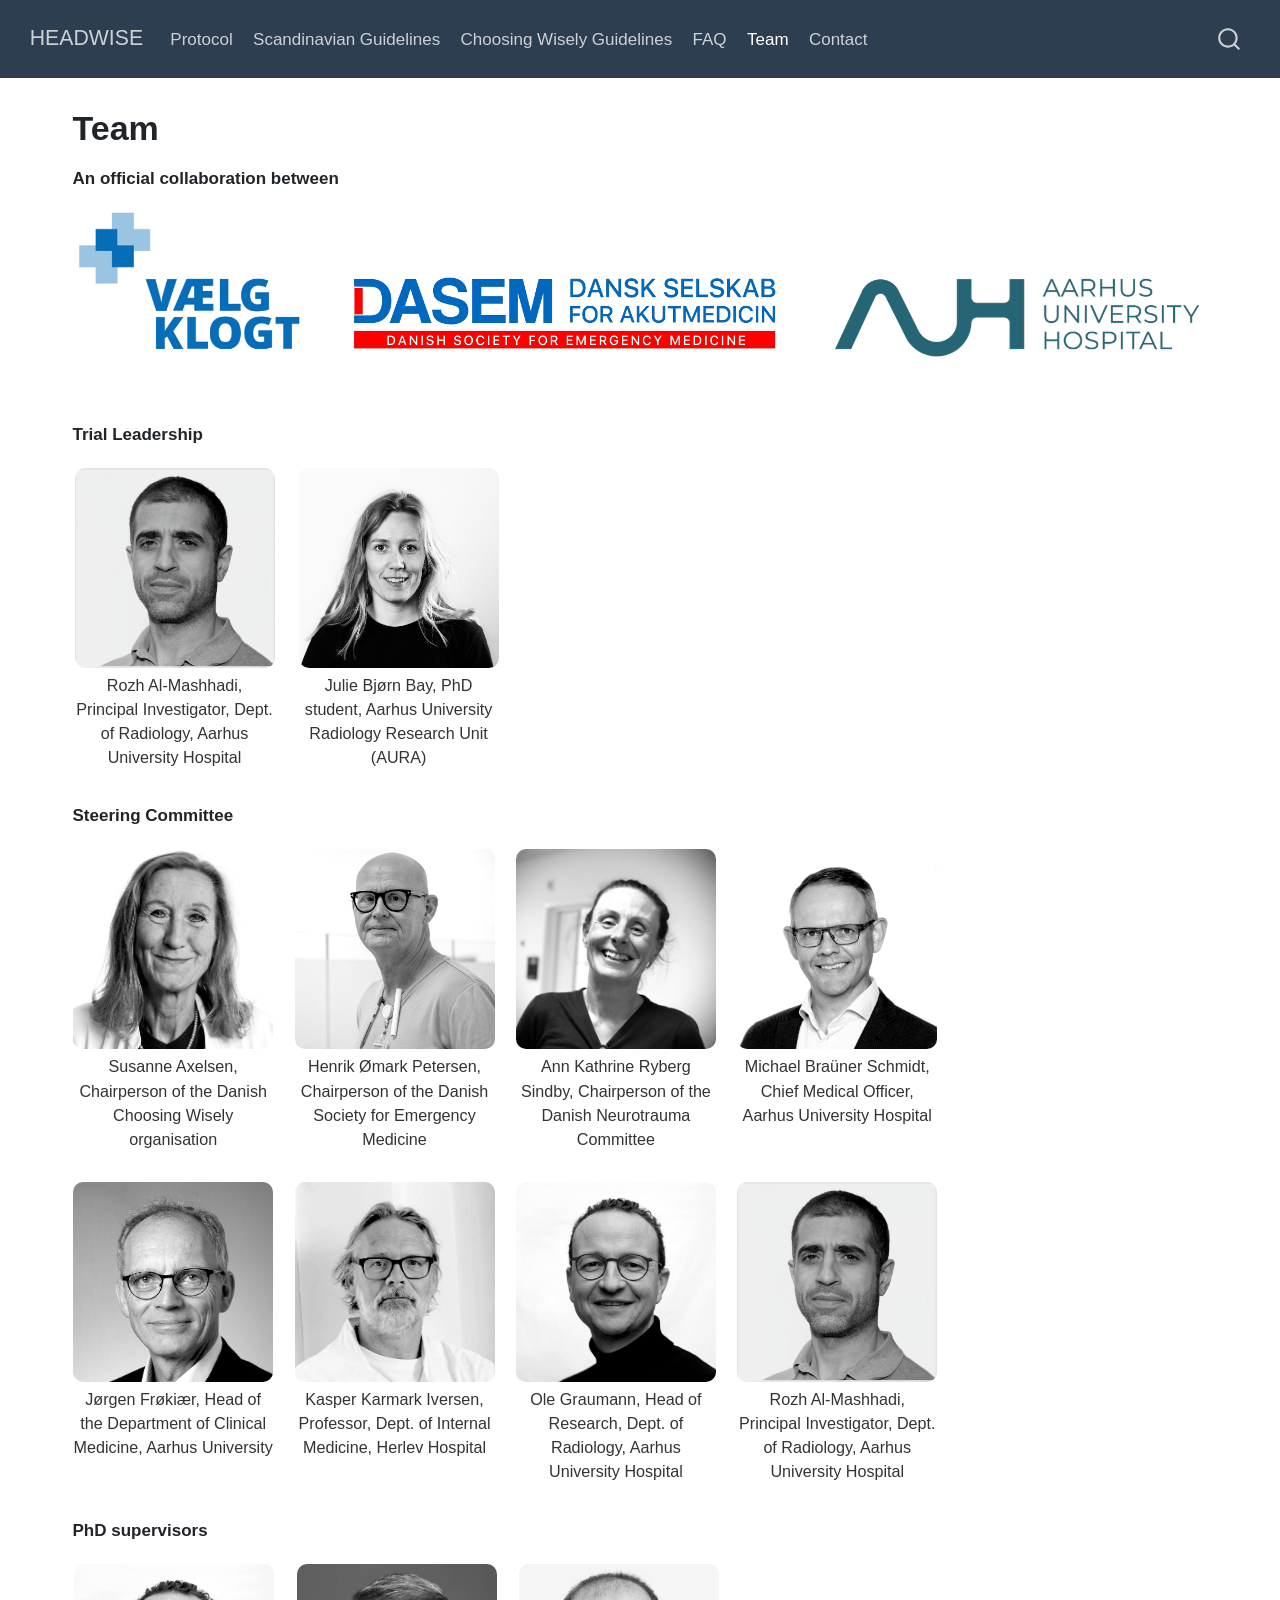
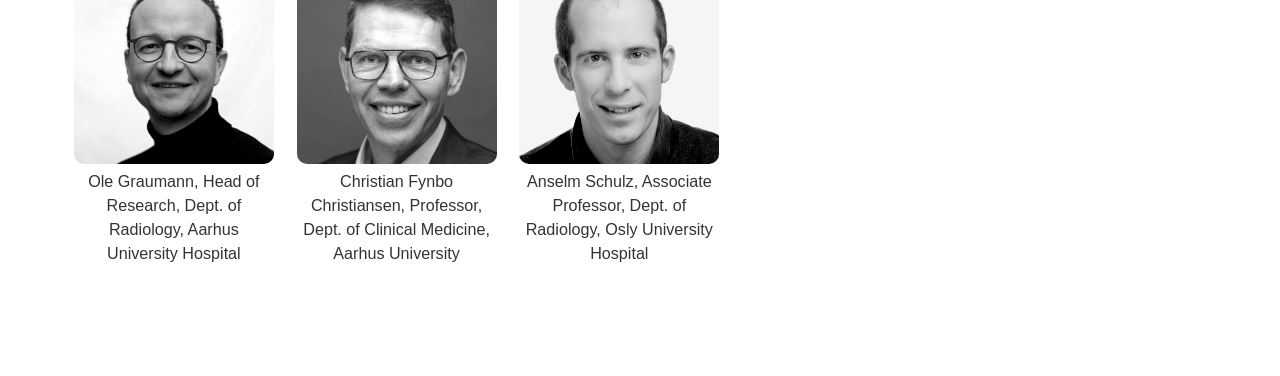
<file: docs/team.html>
<!DOCTYPE html>
<html xmlns="http://www.w3.org/1999/xhtml" lang="en" xml:lang="en"><head>

<meta charset="utf-8">
<meta name="generator" content="quarto-1.8.27">

<meta name="viewport" content="width=device-width, initial-scale=1.0, user-scalable=yes">


<title>Team – HEADWISE</title>
<style>
code{white-space: pre-wrap;}
span.smallcaps{font-variant: small-caps;}
div.columns{display: flex; gap: min(4vw, 1.5em);}
div.column{flex: auto; overflow-x: auto;}
div.hanging-indent{margin-left: 1.5em; text-indent: -1.5em;}
ul.task-list{list-style: none;}
ul.task-list li input[type="checkbox"] {
  width: 0.8em;
  margin: 0 0.8em 0.2em -1em; /* quarto-specific, see https://github.com/quarto-dev/quarto-cli/issues/4556 */ 
  vertical-align: middle;
}
</style>


<script src="site_libs/quarto-nav/quarto-nav.js"></script>
<script src="site_libs/quarto-nav/headroom.min.js"></script>
<script src="site_libs/clipboard/clipboard.min.js"></script>
<script src="site_libs/quarto-search/autocomplete.umd.js"></script>
<script src="site_libs/quarto-search/fuse.min.js"></script>
<script src="site_libs/quarto-search/quarto-search.js"></script>
<meta name="quarto:offset" content="./">
<script src="site_libs/quarto-html/quarto.js" type="module"></script>
<script src="site_libs/quarto-html/tabsets/tabsets.js" type="module"></script>
<script src="site_libs/quarto-html/axe/axe-check.js" type="module"></script>
<script src="site_libs/quarto-html/popper.min.js"></script>
<script src="site_libs/quarto-html/tippy.umd.min.js"></script>
<script src="site_libs/quarto-html/anchor.min.js"></script>
<link href="site_libs/quarto-html/tippy.css" rel="stylesheet">
<link href="site_libs/quarto-html/quarto-syntax-highlighting-ed96de9b727972fe78a7b5d16c58bf87.css" rel="stylesheet" id="quarto-text-highlighting-styles">
<script src="site_libs/bootstrap/bootstrap.min.js"></script>
<link href="site_libs/bootstrap/bootstrap-icons.css" rel="stylesheet">
<link href="site_libs/bootstrap/bootstrap-f93c2b1f3f0577f377aefa4848a86a36.min.css" rel="stylesheet" append-hash="true" id="quarto-bootstrap" data-mode="light">
<script id="quarto-search-options" type="application/json">{
  "location": "navbar",
  "copy-button": false,
  "collapse-after": 3,
  "panel-placement": "end",
  "type": "overlay",
  "limit": 50,
  "keyboard-shortcut": [
    "f",
    "/",
    "s"
  ],
  "show-item-context": false,
  "language": {
    "search-no-results-text": "No results",
    "search-matching-documents-text": "matching documents",
    "search-copy-link-title": "Copy link to search",
    "search-hide-matches-text": "Hide additional matches",
    "search-more-match-text": "more match in this document",
    "search-more-matches-text": "more matches in this document",
    "search-clear-button-title": "Clear",
    "search-text-placeholder": "",
    "search-detached-cancel-button-title": "Cancel",
    "search-submit-button-title": "Submit",
    "search-label": "Search"
  }
}</script>


<link rel="stylesheet" href="styles/styles.css">
</head>

<body class="nav-fixed quarto-light">

<div id="quarto-search-results"></div>
  <header id="quarto-header" class="headroom fixed-top">
    <nav class="navbar navbar-expand-lg " data-bs-theme="dark">
      <div class="navbar-container container-fluid">
      <div class="navbar-brand-container mx-auto">
    <a class="navbar-brand" href="./index.html">
    <span class="navbar-title">HEADWISE</span>
    </a>
  </div>
            <div id="quarto-search" class="" title="Search"></div>
          <button class="navbar-toggler" type="button" data-bs-toggle="collapse" data-bs-target="#navbarCollapse" aria-controls="navbarCollapse" role="menu" aria-expanded="false" aria-label="Toggle navigation" onclick="if (window.quartoToggleHeadroom) { window.quartoToggleHeadroom(); }">
  <span class="navbar-toggler-icon"></span>
</button>
          <div class="collapse navbar-collapse" id="navbarCollapse">
            <ul class="navbar-nav navbar-nav-scroll me-auto">
  <li class="nav-item">
    <a class="nav-link" href="./protocol.html"> 
<span class="menu-text">Protocol</span></a>
  </li>  
  <li class="nav-item">
    <a class="nav-link" href="./scandinavian.html"> 
<span class="menu-text">Scandinavian Guidelines</span></a>
  </li>  
  <li class="nav-item">
    <a class="nav-link" href="./choosingwisely.html"> 
<span class="menu-text">Choosing Wisely Guidelines</span></a>
  </li>  
  <li class="nav-item">
    <a class="nav-link" href="./faq.html"> 
<span class="menu-text">FAQ</span></a>
  </li>  
  <li class="nav-item">
    <a class="nav-link active" href="./team.html" aria-current="page"> 
<span class="menu-text">Team</span></a>
  </li>  
  <li class="nav-item">
    <a class="nav-link" href="./contact.html"> 
<span class="menu-text">Contact</span></a>
  </li>  
</ul>
          </div> <!-- /navcollapse -->
            <div class="quarto-navbar-tools">
</div>
      </div> <!-- /container-fluid -->
    </nav>
</header>
<!-- content -->
<div id="quarto-content" class="quarto-container page-columns page-rows-contents page-layout-full page-navbar">
<!-- sidebar -->
<!-- margin-sidebar -->
    
<!-- main -->
<main class="content column-page" id="quarto-document-content">

<header id="title-block-header" class="quarto-title-block default">
<div class="quarto-title">
<h1 class="title">Team</h1>
</div>



<div class="quarto-title-meta column-page">

    
  
    
  </div>
  


</header>


<p><strong>An official collaboration between</strong></p>
<p><img src="images/trelogoer.png" class="img-fluid"></p>
<p><br></p>
<p><strong>Trial Leadership</strong></p>
<div class="team-grid quarto-layout-panel" data-layout-ncol="5">
<div class="quarto-layout-row">
<div class="quarto-layout-cell" style="flex-basis: 20.0%;justify-content: flex-start;">
<div class="quarto-figure quarto-figure-center">
<figure class="figure">
<p><img src="images/rozh.png" class="img-fluid figure-img"></p>
<figcaption>Rozh Al-Mashhadi, Principal Investigator, Dept. of Radiology, Aarhus University Hospital</figcaption>
</figure>
</div>
</div>
<div class="quarto-layout-cell" style="flex-basis: 20.0%;justify-content: flex-start;">
<div class="quarto-figure quarto-figure-center">
<figure class="figure">
<p><img src="images/julie.png" class="img-fluid figure-img"></p>
<figcaption>Julie Bjørn Bay, PhD student, Aarhus University Radiology Research Unit (AURA)</figcaption>
</figure>
</div>
</div>
<div class="quarto-layout-cell" style="flex-basis: 20.0%;justify-content: center;">
<p><img src="images/blank.png" class="img-fluid"></p>
</div>
<div class="quarto-layout-cell" style="flex-basis: 20.0%;justify-content: center;">
<p><img src="images/blank.png" class="img-fluid"></p>
</div>
<div class="quarto-layout-cell" style="flex-basis: 20.0%;justify-content: center;">
<p><img src="images/blank.png" class="img-fluid"></p>
</div>
</div>
</div>
<p><strong>Steering Committee</strong></p>
<div class="team-grid quarto-layout-panel" data-layout-ncol="5">
<div class="quarto-layout-row">
<div class="quarto-layout-cell" style="flex-basis: 20.0%;justify-content: flex-start;">
<div class="quarto-figure quarto-figure-center">
<figure class="figure">
<p><img src="images/susanneaxelsen.png" class="img-fluid figure-img"></p>
<figcaption>Susanne Axelsen, Chairperson of the Danish Choosing Wisely organisation</figcaption>
</figure>
</div>
</div>
<div class="quarto-layout-cell" style="flex-basis: 20.0%;justify-content: flex-start;">
<div class="quarto-figure quarto-figure-center">
<figure class="figure">
<p><img src="images/henrikomark.png" class="img-fluid figure-img"></p>
<figcaption>Henrik Ømark Petersen, Chairperson of the Danish Society for Emergency Medicine</figcaption>
</figure>
</div>
</div>
<div class="quarto-layout-cell" style="flex-basis: 20.0%;justify-content: flex-start;">
<div class="quarto-figure quarto-figure-center">
<figure class="figure">
<p><img src="images/annkathrine.png" class="img-fluid figure-img"></p>
<figcaption>Ann Kathrine Ryberg Sindby, Chairperson of the Danish Neurotrauma Committee</figcaption>
</figure>
</div>
</div>
<div class="quarto-layout-cell" style="flex-basis: 20.0%;justify-content: flex-start;">
<div class="quarto-figure quarto-figure-center">
<figure class="figure">
<p><img src="images/michaelbraunerschmidt.png" class="img-fluid figure-img"></p>
<figcaption>Michael Braüner Schmidt, Chief Medical Officer, Aarhus University Hospital</figcaption>
</figure>
</div>
</div>
<div class="quarto-layout-cell" style="flex-basis: 20.0%;justify-content: center;">
<p><img src="images/blank.png" class="img-fluid"></p>
</div>
</div>
<div class="quarto-layout-row">
<div class="quarto-layout-cell" style="flex-basis: 20.0%;justify-content: flex-start;">
<div class="quarto-figure quarto-figure-center">
<figure class="figure">
<p><img src="images/jørgenfrøkiær.png" class="img-fluid figure-img"></p>
<figcaption>Jørgen Frøkiær, Head of the Department of Clinical Medicine, Aarhus University</figcaption>
</figure>
</div>
</div>
<div class="quarto-layout-cell" style="flex-basis: 20.0%;justify-content: flex-start;">
<div class="quarto-figure quarto-figure-center">
<figure class="figure">
<p><img src="images/kasperkarmark.png" class="img-fluid figure-img"></p>
<figcaption>Kasper Karmark Iversen, Professor, Dept. of Internal Medicine, Herlev Hospital</figcaption>
</figure>
</div>
</div>
<div class="quarto-layout-cell" style="flex-basis: 20.0%;justify-content: flex-start;">
<div class="quarto-figure quarto-figure-center">
<figure class="figure">
<p><img src="images/ole.png" class="img-fluid figure-img"></p>
<figcaption>Ole Graumann, Head of Research, Dept. of Radiology, Aarhus University Hospital</figcaption>
</figure>
</div>
</div>
<div class="quarto-layout-cell" style="flex-basis: 20.0%;justify-content: flex-start;">
<div class="quarto-figure quarto-figure-center">
<figure class="figure">
<p><img src="images/rozh.png" class="img-fluid figure-img"></p>
<figcaption>Rozh Al-Mashhadi, Principal Investigator, Dept. of Radiology, Aarhus University Hospital</figcaption>
</figure>
</div>
</div>
<div class="quarto-layout-cell" style="flex-basis: 20.0%;justify-content: center;">
<p><img src="images/blank.png" class="img-fluid"></p>
</div>
</div>
</div>
<p><strong>PhD supervisors</strong></p>
<div class="team-grid quarto-layout-panel" data-layout-ncol="5">
<div class="quarto-layout-row">
<div class="quarto-layout-cell" style="flex-basis: 20.0%;justify-content: flex-start;">
<div class="quarto-figure quarto-figure-center">
<figure class="figure">
<p><img src="images/ole.png" class="img-fluid figure-img"></p>
<figcaption>Ole Graumann, Head of Research, Dept. of Radiology, Aarhus University Hospital</figcaption>
</figure>
</div>
</div>
<div class="quarto-layout-cell" style="flex-basis: 20.0%;justify-content: flex-start;">
<div class="quarto-figure quarto-figure-center">
<figure class="figure">
<p><img src="images/christianfynbo.png" class="img-fluid figure-img"></p>
<figcaption>Christian Fynbo Christiansen, Professor, Dept. of Clinical Medicine, Aarhus University</figcaption>
</figure>
</div>
</div>
<div class="quarto-layout-cell" style="flex-basis: 20.0%;justify-content: flex-start;">
<div class="quarto-figure quarto-figure-center">
<figure class="figure">
<p><img src="images/anselm.png" class="img-fluid figure-img"></p>
<figcaption>Anselm Schulz, Associate Professor, Dept. of Radiology, Osly University Hospital</figcaption>
</figure>
</div>
</div>
<div class="quarto-layout-cell" style="flex-basis: 20.0%;justify-content: center;">
<p><img src="images/blank.png" class="img-fluid"></p>
</div>
<div class="quarto-layout-cell" style="flex-basis: 20.0%;justify-content: center;">
<p><img src="images/blank.png" class="img-fluid"></p>
</div>
</div>
</div>
<!--
**Local Investigators**

::: {.team-grid layout-ncol="5"}
![Nikolaj Raaber, Associate Professor, Emergency Department, Aarhus University Hospital](images/nikolajraaber.png)

![Kasper Karmark Iversen, Professor, Department of Internal Medicine, Herlev Hospital](images/kasperkarmark.png)

![Hanne Nygaard, Head of Research, Emergency Department, Bispebjerg and Frederiksberg Hospital](images/hanne.png)

![Michael Dan Arvig, Associate Professor, Emergency Department, Slagelse Hospital](images/michael.png)

![Ove Andersen, Head of Clinical Research, Amager and Hvidovre Hospital](images/ove.png)

![Anders Jody, Chief Consultant, Department of Orthopedic Surgery, Kolding Hospital](images/andersjody.png)

![Joakim Jensen, Consultant, Department of Orthopedic Surgery, Odense University Hospital](images/joakim.png)

![Christian Backer Mogensen, Professor, Emergency Department, Hospital Sønderjylland](images/christianbacker.png)

![Peter Biesenbach, Head of Research, Emergency Department, Esbjerg Hospital](images/peter.png)

![Anne Lund Krarup, Associate Professor, Emergency Department, Aalborg University Hospital](images/joakim.png)
:::
-->
<!--
**Local Project Managers**

::: {.team-grid layout-ncol="5"}
![](images/blank.png)
:::
-->
<!--
**Central Organizing Committee**

::: {.team-grid layout-ncol="5"}

![Stig Holm Ovesen, PhD, Aarhus University Radiology Research Unit (AURA), Aarhus University](images/stig.png)

![](images/blank.png)

![](images/blank.png)

![](images/blank.png)

![](images/blank.png)
:::

-->



</main> <!-- /main -->
<script id="quarto-html-after-body" type="application/javascript">
  window.document.addEventListener("DOMContentLoaded", function (event) {
    const icon = "";
    const anchorJS = new window.AnchorJS();
    anchorJS.options = {
      placement: 'right',
      icon: icon
    };
    anchorJS.add('.anchored');
    const isCodeAnnotation = (el) => {
      for (const clz of el.classList) {
        if (clz.startsWith('code-annotation-')) {                     
          return true;
        }
      }
      return false;
    }
    const onCopySuccess = function(e) {
      // button target
      const button = e.trigger;
      // don't keep focus
      button.blur();
      // flash "checked"
      button.classList.add('code-copy-button-checked');
      var currentTitle = button.getAttribute("title");
      button.setAttribute("title", "Copied!");
      let tooltip;
      if (window.bootstrap) {
        button.setAttribute("data-bs-toggle", "tooltip");
        button.setAttribute("data-bs-placement", "left");
        button.setAttribute("data-bs-title", "Copied!");
        tooltip = new bootstrap.Tooltip(button, 
          { trigger: "manual", 
            customClass: "code-copy-button-tooltip",
            offset: [0, -8]});
        tooltip.show();    
      }
      setTimeout(function() {
        if (tooltip) {
          tooltip.hide();
          button.removeAttribute("data-bs-title");
          button.removeAttribute("data-bs-toggle");
          button.removeAttribute("data-bs-placement");
        }
        button.setAttribute("title", currentTitle);
        button.classList.remove('code-copy-button-checked');
      }, 1000);
      // clear code selection
      e.clearSelection();
    }
    const getTextToCopy = function(trigger) {
      const outerScaffold = trigger.parentElement.cloneNode(true);
      const codeEl = outerScaffold.querySelector('code');
      for (const childEl of codeEl.children) {
        if (isCodeAnnotation(childEl)) {
          childEl.remove();
        }
      }
      return codeEl.innerText;
    }
    const clipboard = new window.ClipboardJS('.code-copy-button:not([data-in-quarto-modal])', {
      text: getTextToCopy
    });
    clipboard.on('success', onCopySuccess);
    if (window.document.getElementById('quarto-embedded-source-code-modal')) {
      const clipboardModal = new window.ClipboardJS('.code-copy-button[data-in-quarto-modal]', {
        text: getTextToCopy,
        container: window.document.getElementById('quarto-embedded-source-code-modal')
      });
      clipboardModal.on('success', onCopySuccess);
    }
      var localhostRegex = new RegExp(/^(?:http|https):\/\/localhost\:?[0-9]*\//);
      var mailtoRegex = new RegExp(/^mailto:/);
        var filterRegex = new RegExp('/' + window.location.host + '/');
      var isInternal = (href) => {
          return filterRegex.test(href) || localhostRegex.test(href) || mailtoRegex.test(href);
      }
      // Inspect non-navigation links and adorn them if external
     var links = window.document.querySelectorAll('a[href]:not(.nav-link):not(.navbar-brand):not(.toc-action):not(.sidebar-link):not(.sidebar-item-toggle):not(.pagination-link):not(.no-external):not([aria-hidden]):not(.dropdown-item):not(.quarto-navigation-tool):not(.about-link)');
      for (var i=0; i<links.length; i++) {
        const link = links[i];
        if (!isInternal(link.href)) {
          // undo the damage that might have been done by quarto-nav.js in the case of
          // links that we want to consider external
          if (link.dataset.originalHref !== undefined) {
            link.href = link.dataset.originalHref;
          }
        }
      }
    function tippyHover(el, contentFn, onTriggerFn, onUntriggerFn) {
      const config = {
        allowHTML: true,
        maxWidth: 500,
        delay: 100,
        arrow: false,
        appendTo: function(el) {
            return el.parentElement;
        },
        interactive: true,
        interactiveBorder: 10,
        theme: 'quarto',
        placement: 'bottom-start',
      };
      if (contentFn) {
        config.content = contentFn;
      }
      if (onTriggerFn) {
        config.onTrigger = onTriggerFn;
      }
      if (onUntriggerFn) {
        config.onUntrigger = onUntriggerFn;
      }
      window.tippy(el, config); 
    }
    const noterefs = window.document.querySelectorAll('a[role="doc-noteref"]');
    for (var i=0; i<noterefs.length; i++) {
      const ref = noterefs[i];
      tippyHover(ref, function() {
        // use id or data attribute instead here
        let href = ref.getAttribute('data-footnote-href') || ref.getAttribute('href');
        try { href = new URL(href).hash; } catch {}
        const id = href.replace(/^#\/?/, "");
        const note = window.document.getElementById(id);
        if (note) {
          return note.innerHTML;
        } else {
          return "";
        }
      });
    }
    const xrefs = window.document.querySelectorAll('a.quarto-xref');
    const processXRef = (id, note) => {
      // Strip column container classes
      const stripColumnClz = (el) => {
        el.classList.remove("page-full", "page-columns");
        if (el.children) {
          for (const child of el.children) {
            stripColumnClz(child);
          }
        }
      }
      stripColumnClz(note)
      if (id === null || id.startsWith('sec-')) {
        // Special case sections, only their first couple elements
        const container = document.createElement("div");
        if (note.children && note.children.length > 2) {
          container.appendChild(note.children[0].cloneNode(true));
          for (let i = 1; i < note.children.length; i++) {
            const child = note.children[i];
            if (child.tagName === "P" && child.innerText === "") {
              continue;
            } else {
              container.appendChild(child.cloneNode(true));
              break;
            }
          }
          if (window.Quarto?.typesetMath) {
            window.Quarto.typesetMath(container);
          }
          return container.innerHTML
        } else {
          if (window.Quarto?.typesetMath) {
            window.Quarto.typesetMath(note);
          }
          return note.innerHTML;
        }
      } else {
        // Remove any anchor links if they are present
        const anchorLink = note.querySelector('a.anchorjs-link');
        if (anchorLink) {
          anchorLink.remove();
        }
        if (window.Quarto?.typesetMath) {
          window.Quarto.typesetMath(note);
        }
        if (note.classList.contains("callout")) {
          return note.outerHTML;
        } else {
          return note.innerHTML;
        }
      }
    }
    for (var i=0; i<xrefs.length; i++) {
      const xref = xrefs[i];
      tippyHover(xref, undefined, function(instance) {
        instance.disable();
        let url = xref.getAttribute('href');
        let hash = undefined; 
        if (url.startsWith('#')) {
          hash = url;
        } else {
          try { hash = new URL(url).hash; } catch {}
        }
        if (hash) {
          const id = hash.replace(/^#\/?/, "");
          const note = window.document.getElementById(id);
          if (note !== null) {
            try {
              const html = processXRef(id, note.cloneNode(true));
              instance.setContent(html);
            } finally {
              instance.enable();
              instance.show();
            }
          } else {
            // See if we can fetch this
            fetch(url.split('#')[0])
            .then(res => res.text())
            .then(html => {
              const parser = new DOMParser();
              const htmlDoc = parser.parseFromString(html, "text/html");
              const note = htmlDoc.getElementById(id);
              if (note !== null) {
                const html = processXRef(id, note);
                instance.setContent(html);
              } 
            }).finally(() => {
              instance.enable();
              instance.show();
            });
          }
        } else {
          // See if we can fetch a full url (with no hash to target)
          // This is a special case and we should probably do some content thinning / targeting
          fetch(url)
          .then(res => res.text())
          .then(html => {
            const parser = new DOMParser();
            const htmlDoc = parser.parseFromString(html, "text/html");
            const note = htmlDoc.querySelector('main.content');
            if (note !== null) {
              // This should only happen for chapter cross references
              // (since there is no id in the URL)
              // remove the first header
              if (note.children.length > 0 && note.children[0].tagName === "HEADER") {
                note.children[0].remove();
              }
              const html = processXRef(null, note);
              instance.setContent(html);
            } 
          }).finally(() => {
            instance.enable();
            instance.show();
          });
        }
      }, function(instance) {
      });
    }
        let selectedAnnoteEl;
        const selectorForAnnotation = ( cell, annotation) => {
          let cellAttr = 'data-code-cell="' + cell + '"';
          let lineAttr = 'data-code-annotation="' +  annotation + '"';
          const selector = 'span[' + cellAttr + '][' + lineAttr + ']';
          return selector;
        }
        const selectCodeLines = (annoteEl) => {
          const doc = window.document;
          const targetCell = annoteEl.getAttribute("data-target-cell");
          const targetAnnotation = annoteEl.getAttribute("data-target-annotation");
          const annoteSpan = window.document.querySelector(selectorForAnnotation(targetCell, targetAnnotation));
          const lines = annoteSpan.getAttribute("data-code-lines").split(",");
          const lineIds = lines.map((line) => {
            return targetCell + "-" + line;
          })
          let top = null;
          let height = null;
          let parent = null;
          if (lineIds.length > 0) {
              //compute the position of the single el (top and bottom and make a div)
              const el = window.document.getElementById(lineIds[0]);
              top = el.offsetTop;
              height = el.offsetHeight;
              parent = el.parentElement.parentElement;
            if (lineIds.length > 1) {
              const lastEl = window.document.getElementById(lineIds[lineIds.length - 1]);
              const bottom = lastEl.offsetTop + lastEl.offsetHeight;
              height = bottom - top;
            }
            if (top !== null && height !== null && parent !== null) {
              // cook up a div (if necessary) and position it 
              let div = window.document.getElementById("code-annotation-line-highlight");
              if (div === null) {
                div = window.document.createElement("div");
                div.setAttribute("id", "code-annotation-line-highlight");
                div.style.position = 'absolute';
                parent.appendChild(div);
              }
              div.style.top = top - 2 + "px";
              div.style.height = height + 4 + "px";
              div.style.left = 0;
              let gutterDiv = window.document.getElementById("code-annotation-line-highlight-gutter");
              if (gutterDiv === null) {
                gutterDiv = window.document.createElement("div");
                gutterDiv.setAttribute("id", "code-annotation-line-highlight-gutter");
                gutterDiv.style.position = 'absolute';
                const codeCell = window.document.getElementById(targetCell);
                const gutter = codeCell.querySelector('.code-annotation-gutter');
                gutter.appendChild(gutterDiv);
              }
              gutterDiv.style.top = top - 2 + "px";
              gutterDiv.style.height = height + 4 + "px";
            }
            selectedAnnoteEl = annoteEl;
          }
        };
        const unselectCodeLines = () => {
          const elementsIds = ["code-annotation-line-highlight", "code-annotation-line-highlight-gutter"];
          elementsIds.forEach((elId) => {
            const div = window.document.getElementById(elId);
            if (div) {
              div.remove();
            }
          });
          selectedAnnoteEl = undefined;
        };
          // Handle positioning of the toggle
      window.addEventListener(
        "resize",
        throttle(() => {
          elRect = undefined;
          if (selectedAnnoteEl) {
            selectCodeLines(selectedAnnoteEl);
          }
        }, 10)
      );
      function throttle(fn, ms) {
      let throttle = false;
      let timer;
        return (...args) => {
          if(!throttle) { // first call gets through
              fn.apply(this, args);
              throttle = true;
          } else { // all the others get throttled
              if(timer) clearTimeout(timer); // cancel #2
              timer = setTimeout(() => {
                fn.apply(this, args);
                timer = throttle = false;
              }, ms);
          }
        };
      }
        // Attach click handler to the DT
        const annoteDls = window.document.querySelectorAll('dt[data-target-cell]');
        for (const annoteDlNode of annoteDls) {
          annoteDlNode.addEventListener('click', (event) => {
            const clickedEl = event.target;
            if (clickedEl !== selectedAnnoteEl) {
              unselectCodeLines();
              const activeEl = window.document.querySelector('dt[data-target-cell].code-annotation-active');
              if (activeEl) {
                activeEl.classList.remove('code-annotation-active');
              }
              selectCodeLines(clickedEl);
              clickedEl.classList.add('code-annotation-active');
            } else {
              // Unselect the line
              unselectCodeLines();
              clickedEl.classList.remove('code-annotation-active');
            }
          });
        }
    const findCites = (el) => {
      const parentEl = el.parentElement;
      if (parentEl) {
        const cites = parentEl.dataset.cites;
        if (cites) {
          return {
            el,
            cites: cites.split(' ')
          };
        } else {
          return findCites(el.parentElement)
        }
      } else {
        return undefined;
      }
    };
    var bibliorefs = window.document.querySelectorAll('a[role="doc-biblioref"]');
    for (var i=0; i<bibliorefs.length; i++) {
      const ref = bibliorefs[i];
      const citeInfo = findCites(ref);
      if (citeInfo) {
        tippyHover(citeInfo.el, function() {
          var popup = window.document.createElement('div');
          citeInfo.cites.forEach(function(cite) {
            var citeDiv = window.document.createElement('div');
            citeDiv.classList.add('hanging-indent');
            citeDiv.classList.add('csl-entry');
            var biblioDiv = window.document.getElementById('ref-' + cite);
            if (biblioDiv) {
              citeDiv.innerHTML = biblioDiv.innerHTML;
            }
            popup.appendChild(citeDiv);
          });
          return popup.innerHTML;
        });
      }
    }
  });
  </script>
</div> <!-- /content -->




</body></html>
</file>
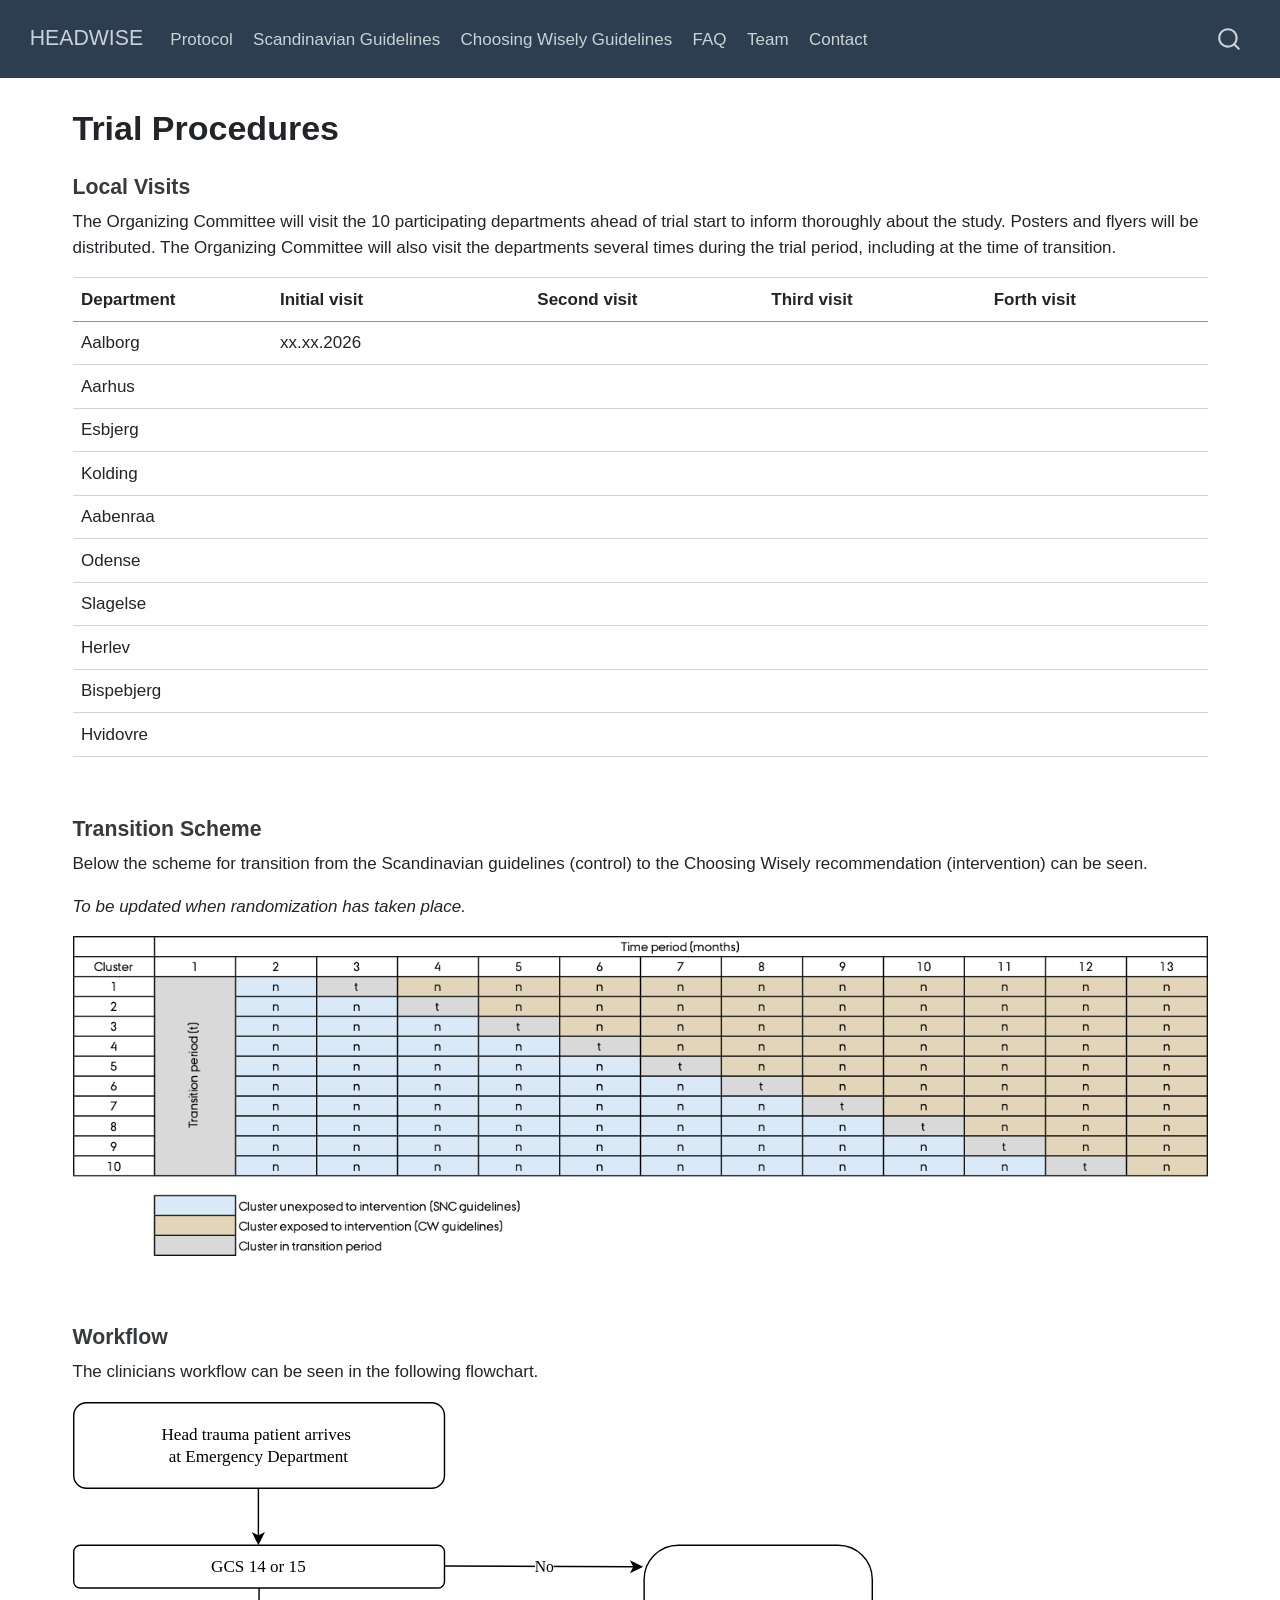
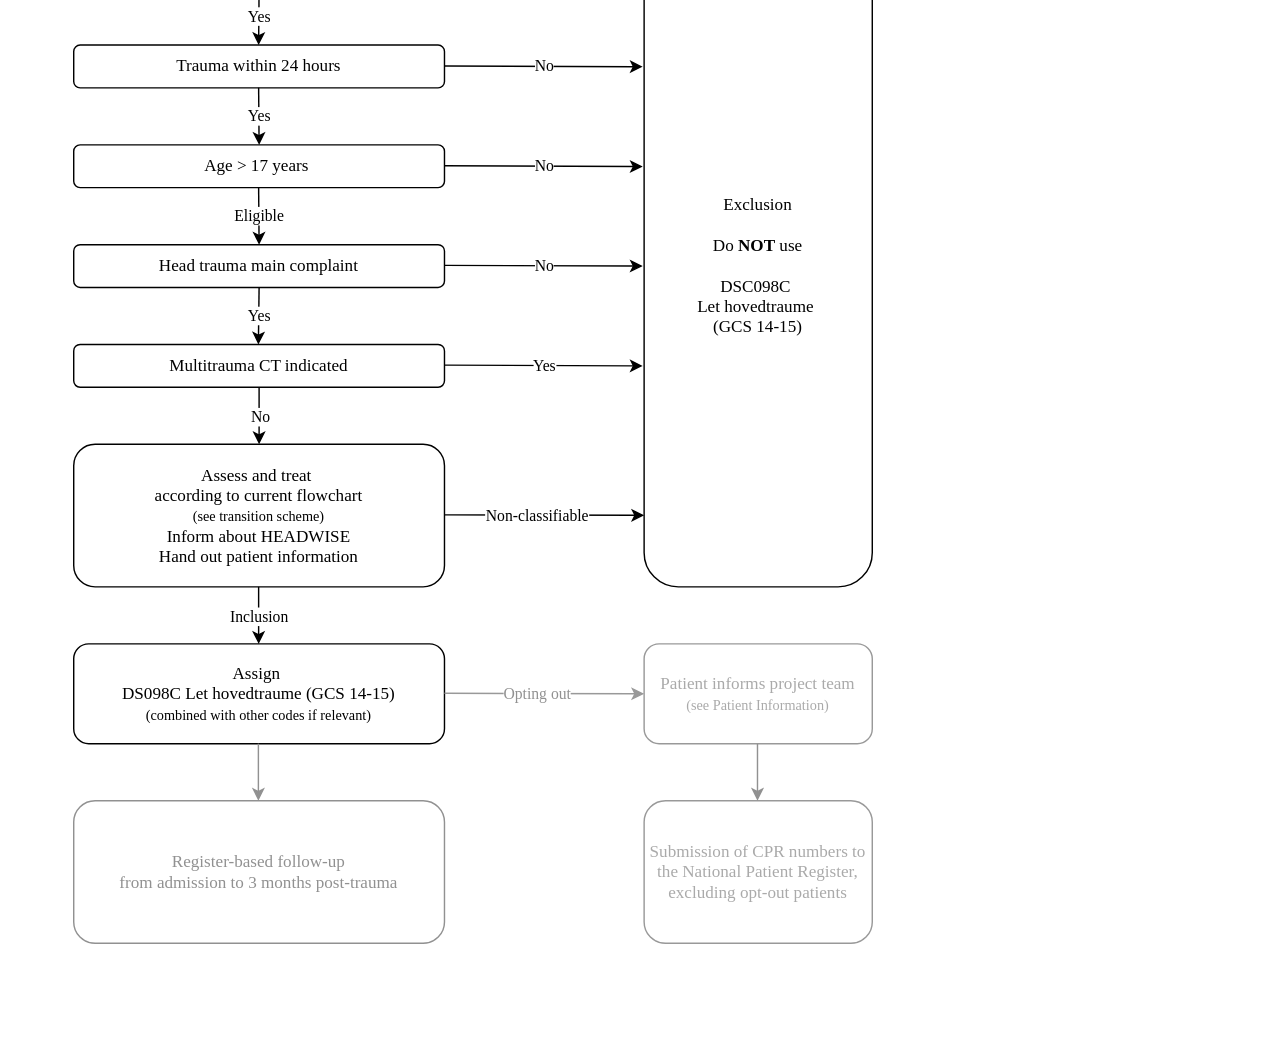
<file: docs/trialprocedures.html>
<!DOCTYPE html>
<html xmlns="http://www.w3.org/1999/xhtml" lang="en" xml:lang="en"><head>

<meta charset="utf-8">
<meta name="generator" content="quarto-1.8.27">

<meta name="viewport" content="width=device-width, initial-scale=1.0, user-scalable=yes">


<title>Trial Procedures – HEADWISE</title>
<style>
code{white-space: pre-wrap;}
span.smallcaps{font-variant: small-caps;}
div.columns{display: flex; gap: min(4vw, 1.5em);}
div.column{flex: auto; overflow-x: auto;}
div.hanging-indent{margin-left: 1.5em; text-indent: -1.5em;}
ul.task-list{list-style: none;}
ul.task-list li input[type="checkbox"] {
  width: 0.8em;
  margin: 0 0.8em 0.2em -1em; /* quarto-specific, see https://github.com/quarto-dev/quarto-cli/issues/4556 */ 
  vertical-align: middle;
}
</style>


<script src="site_libs/quarto-nav/quarto-nav.js"></script>
<script src="site_libs/quarto-nav/headroom.min.js"></script>
<script src="site_libs/clipboard/clipboard.min.js"></script>
<script src="site_libs/quarto-search/autocomplete.umd.js"></script>
<script src="site_libs/quarto-search/fuse.min.js"></script>
<script src="site_libs/quarto-search/quarto-search.js"></script>
<meta name="quarto:offset" content="./">
<script src="site_libs/quarto-html/quarto.js" type="module"></script>
<script src="site_libs/quarto-html/tabsets/tabsets.js" type="module"></script>
<script src="site_libs/quarto-html/axe/axe-check.js" type="module"></script>
<script src="site_libs/quarto-html/popper.min.js"></script>
<script src="site_libs/quarto-html/tippy.umd.min.js"></script>
<script src="site_libs/quarto-html/anchor.min.js"></script>
<link href="site_libs/quarto-html/tippy.css" rel="stylesheet">
<link href="site_libs/quarto-html/quarto-syntax-highlighting-ed96de9b727972fe78a7b5d16c58bf87.css" rel="stylesheet" id="quarto-text-highlighting-styles">
<script src="site_libs/bootstrap/bootstrap.min.js"></script>
<link href="site_libs/bootstrap/bootstrap-icons.css" rel="stylesheet">
<link href="site_libs/bootstrap/bootstrap-f93c2b1f3f0577f377aefa4848a86a36.min.css" rel="stylesheet" append-hash="true" id="quarto-bootstrap" data-mode="light">
<script id="quarto-search-options" type="application/json">{
  "location": "navbar",
  "copy-button": false,
  "collapse-after": 3,
  "panel-placement": "end",
  "type": "overlay",
  "limit": 50,
  "keyboard-shortcut": [
    "f",
    "/",
    "s"
  ],
  "show-item-context": false,
  "language": {
    "search-no-results-text": "No results",
    "search-matching-documents-text": "matching documents",
    "search-copy-link-title": "Copy link to search",
    "search-hide-matches-text": "Hide additional matches",
    "search-more-match-text": "more match in this document",
    "search-more-matches-text": "more matches in this document",
    "search-clear-button-title": "Clear",
    "search-text-placeholder": "",
    "search-detached-cancel-button-title": "Cancel",
    "search-submit-button-title": "Submit",
    "search-label": "Search"
  }
}</script>


<link rel="stylesheet" href="styles/styles.css">
</head>

<body class="nav-fixed quarto-light">

<div id="quarto-search-results"></div>
  <header id="quarto-header" class="headroom fixed-top">
    <nav class="navbar navbar-expand-lg " data-bs-theme="dark">
      <div class="navbar-container container-fluid">
      <div class="navbar-brand-container mx-auto">
    <a class="navbar-brand" href="./index.html">
    <span class="navbar-title">HEADWISE</span>
    </a>
  </div>
            <div id="quarto-search" class="" title="Search"></div>
          <button class="navbar-toggler" type="button" data-bs-toggle="collapse" data-bs-target="#navbarCollapse" aria-controls="navbarCollapse" role="menu" aria-expanded="false" aria-label="Toggle navigation" onclick="if (window.quartoToggleHeadroom) { window.quartoToggleHeadroom(); }">
  <span class="navbar-toggler-icon"></span>
</button>
          <div class="collapse navbar-collapse" id="navbarCollapse">
            <ul class="navbar-nav navbar-nav-scroll me-auto">
  <li class="nav-item">
    <a class="nav-link" href="./protocol.html"> 
<span class="menu-text">Protocol</span></a>
  </li>  
  <li class="nav-item">
    <a class="nav-link" href="./scandinavian.html"> 
<span class="menu-text">Scandinavian Guidelines</span></a>
  </li>  
  <li class="nav-item">
    <a class="nav-link" href="./choosingwisely.html"> 
<span class="menu-text">Choosing Wisely Guidelines</span></a>
  </li>  
  <li class="nav-item">
    <a class="nav-link" href="./faq.html"> 
<span class="menu-text">FAQ</span></a>
  </li>  
  <li class="nav-item">
    <a class="nav-link" href="./team.html"> 
<span class="menu-text">Team</span></a>
  </li>  
  <li class="nav-item">
    <a class="nav-link" href="./contact.html"> 
<span class="menu-text">Contact</span></a>
  </li>  
</ul>
          </div> <!-- /navcollapse -->
            <div class="quarto-navbar-tools">
</div>
      </div> <!-- /container-fluid -->
    </nav>
</header>
<!-- content -->
<div id="quarto-content" class="quarto-container page-columns page-rows-contents page-layout-full page-navbar">
<!-- sidebar -->
<!-- margin-sidebar -->
    
<!-- main -->
<main class="content column-page" id="quarto-document-content">

<header id="title-block-header" class="quarto-title-block default">
<div class="quarto-title">
<h1 class="title">Trial Procedures</h1>
</div>



<div class="quarto-title-meta column-page">

    
  
    
  </div>
  


</header>


<section id="local-visits" class="level4">
<h4 class="anchored" data-anchor-id="local-visits">Local Visits</h4>
<p>The Organizing Committee will visit the 10 participating departments ahead of trial start to inform thoroughly about the study. Posters and flyers will be distributed. The Organizing Committee will also visit the departments several times during the trial period, including at the time of transition.</p>
<table class="caption-top table">
<colgroup>
<col style="width: 17%">
<col style="width: 22%">
<col style="width: 20%">
<col style="width: 19%">
<col style="width: 19%">
</colgroup>
<thead>
<tr class="header">
<th style="text-align: left;">Department</th>
<th style="text-align: left;">Initial visit</th>
<th>Second visit</th>
<th>Third visit</th>
<th>Forth visit</th>
</tr>
</thead>
<tbody>
<tr class="odd">
<td style="text-align: left;">Aalborg</td>
<td style="text-align: left;">xx.xx.2026</td>
<td></td>
<td></td>
<td></td>
</tr>
<tr class="even">
<td style="text-align: left;">Aarhus</td>
<td style="text-align: left;"></td>
<td></td>
<td></td>
<td></td>
</tr>
<tr class="odd">
<td style="text-align: left;">Esbjerg</td>
<td style="text-align: left;"></td>
<td></td>
<td></td>
<td></td>
</tr>
<tr class="even">
<td style="text-align: left;">Kolding</td>
<td style="text-align: left;"></td>
<td></td>
<td></td>
<td></td>
</tr>
<tr class="odd">
<td style="text-align: left;">Aabenraa</td>
<td style="text-align: left;"></td>
<td></td>
<td></td>
<td></td>
</tr>
<tr class="even">
<td style="text-align: left;">Odense</td>
<td style="text-align: left;"></td>
<td></td>
<td></td>
<td></td>
</tr>
<tr class="odd">
<td style="text-align: left;">Slagelse</td>
<td style="text-align: left;"></td>
<td></td>
<td></td>
<td></td>
</tr>
<tr class="even">
<td style="text-align: left;">Herlev</td>
<td style="text-align: left;"></td>
<td></td>
<td></td>
<td></td>
</tr>
<tr class="odd">
<td style="text-align: left;">Bispebjerg</td>
<td style="text-align: left;"></td>
<td></td>
<td></td>
<td></td>
</tr>
<tr class="even">
<td style="text-align: left;">Hvidovre</td>
<td style="text-align: left;"></td>
<td></td>
<td></td>
<td></td>
</tr>
</tbody>
</table>
<p><br></p>
</section>
<section id="transition-scheme" class="level4">
<h4 class="anchored" data-anchor-id="transition-scheme">Transition Scheme</h4>
<p>Below the scheme for transition from the Scandinavian guidelines (control) to the Choosing Wisely recommendation (intervention) can be seen.</p>
<p><em>To be updated when randomization has taken place.</em></p>
<p><img src="images/steppedwedge.png" class="img-fluid" width="1200"></p>
<p><br></p>
</section>
<section id="workflow" class="level4">
<h4 class="anchored" data-anchor-id="workflow">Workflow</h4>
<p>The clinicians workflow can be seen in the following flowchart.</p>
<p><img src="images/workflow.svg" class="img-fluid" width="800"></p>


</section>

</main> <!-- /main -->
<script id="quarto-html-after-body" type="application/javascript">
  window.document.addEventListener("DOMContentLoaded", function (event) {
    const icon = "";
    const anchorJS = new window.AnchorJS();
    anchorJS.options = {
      placement: 'right',
      icon: icon
    };
    anchorJS.add('.anchored');
    const isCodeAnnotation = (el) => {
      for (const clz of el.classList) {
        if (clz.startsWith('code-annotation-')) {                     
          return true;
        }
      }
      return false;
    }
    const onCopySuccess = function(e) {
      // button target
      const button = e.trigger;
      // don't keep focus
      button.blur();
      // flash "checked"
      button.classList.add('code-copy-button-checked');
      var currentTitle = button.getAttribute("title");
      button.setAttribute("title", "Copied!");
      let tooltip;
      if (window.bootstrap) {
        button.setAttribute("data-bs-toggle", "tooltip");
        button.setAttribute("data-bs-placement", "left");
        button.setAttribute("data-bs-title", "Copied!");
        tooltip = new bootstrap.Tooltip(button, 
          { trigger: "manual", 
            customClass: "code-copy-button-tooltip",
            offset: [0, -8]});
        tooltip.show();    
      }
      setTimeout(function() {
        if (tooltip) {
          tooltip.hide();
          button.removeAttribute("data-bs-title");
          button.removeAttribute("data-bs-toggle");
          button.removeAttribute("data-bs-placement");
        }
        button.setAttribute("title", currentTitle);
        button.classList.remove('code-copy-button-checked');
      }, 1000);
      // clear code selection
      e.clearSelection();
    }
    const getTextToCopy = function(trigger) {
      const outerScaffold = trigger.parentElement.cloneNode(true);
      const codeEl = outerScaffold.querySelector('code');
      for (const childEl of codeEl.children) {
        if (isCodeAnnotation(childEl)) {
          childEl.remove();
        }
      }
      return codeEl.innerText;
    }
    const clipboard = new window.ClipboardJS('.code-copy-button:not([data-in-quarto-modal])', {
      text: getTextToCopy
    });
    clipboard.on('success', onCopySuccess);
    if (window.document.getElementById('quarto-embedded-source-code-modal')) {
      const clipboardModal = new window.ClipboardJS('.code-copy-button[data-in-quarto-modal]', {
        text: getTextToCopy,
        container: window.document.getElementById('quarto-embedded-source-code-modal')
      });
      clipboardModal.on('success', onCopySuccess);
    }
      var localhostRegex = new RegExp(/^(?:http|https):\/\/localhost\:?[0-9]*\//);
      var mailtoRegex = new RegExp(/^mailto:/);
        var filterRegex = new RegExp('/' + window.location.host + '/');
      var isInternal = (href) => {
          return filterRegex.test(href) || localhostRegex.test(href) || mailtoRegex.test(href);
      }
      // Inspect non-navigation links and adorn them if external
     var links = window.document.querySelectorAll('a[href]:not(.nav-link):not(.navbar-brand):not(.toc-action):not(.sidebar-link):not(.sidebar-item-toggle):not(.pagination-link):not(.no-external):not([aria-hidden]):not(.dropdown-item):not(.quarto-navigation-tool):not(.about-link)');
      for (var i=0; i<links.length; i++) {
        const link = links[i];
        if (!isInternal(link.href)) {
          // undo the damage that might have been done by quarto-nav.js in the case of
          // links that we want to consider external
          if (link.dataset.originalHref !== undefined) {
            link.href = link.dataset.originalHref;
          }
        }
      }
    function tippyHover(el, contentFn, onTriggerFn, onUntriggerFn) {
      const config = {
        allowHTML: true,
        maxWidth: 500,
        delay: 100,
        arrow: false,
        appendTo: function(el) {
            return el.parentElement;
        },
        interactive: true,
        interactiveBorder: 10,
        theme: 'quarto',
        placement: 'bottom-start',
      };
      if (contentFn) {
        config.content = contentFn;
      }
      if (onTriggerFn) {
        config.onTrigger = onTriggerFn;
      }
      if (onUntriggerFn) {
        config.onUntrigger = onUntriggerFn;
      }
      window.tippy(el, config); 
    }
    const noterefs = window.document.querySelectorAll('a[role="doc-noteref"]');
    for (var i=0; i<noterefs.length; i++) {
      const ref = noterefs[i];
      tippyHover(ref, function() {
        // use id or data attribute instead here
        let href = ref.getAttribute('data-footnote-href') || ref.getAttribute('href');
        try { href = new URL(href).hash; } catch {}
        const id = href.replace(/^#\/?/, "");
        const note = window.document.getElementById(id);
        if (note) {
          return note.innerHTML;
        } else {
          return "";
        }
      });
    }
    const xrefs = window.document.querySelectorAll('a.quarto-xref');
    const processXRef = (id, note) => {
      // Strip column container classes
      const stripColumnClz = (el) => {
        el.classList.remove("page-full", "page-columns");
        if (el.children) {
          for (const child of el.children) {
            stripColumnClz(child);
          }
        }
      }
      stripColumnClz(note)
      if (id === null || id.startsWith('sec-')) {
        // Special case sections, only their first couple elements
        const container = document.createElement("div");
        if (note.children && note.children.length > 2) {
          container.appendChild(note.children[0].cloneNode(true));
          for (let i = 1; i < note.children.length; i++) {
            const child = note.children[i];
            if (child.tagName === "P" && child.innerText === "") {
              continue;
            } else {
              container.appendChild(child.cloneNode(true));
              break;
            }
          }
          if (window.Quarto?.typesetMath) {
            window.Quarto.typesetMath(container);
          }
          return container.innerHTML
        } else {
          if (window.Quarto?.typesetMath) {
            window.Quarto.typesetMath(note);
          }
          return note.innerHTML;
        }
      } else {
        // Remove any anchor links if they are present
        const anchorLink = note.querySelector('a.anchorjs-link');
        if (anchorLink) {
          anchorLink.remove();
        }
        if (window.Quarto?.typesetMath) {
          window.Quarto.typesetMath(note);
        }
        if (note.classList.contains("callout")) {
          return note.outerHTML;
        } else {
          return note.innerHTML;
        }
      }
    }
    for (var i=0; i<xrefs.length; i++) {
      const xref = xrefs[i];
      tippyHover(xref, undefined, function(instance) {
        instance.disable();
        let url = xref.getAttribute('href');
        let hash = undefined; 
        if (url.startsWith('#')) {
          hash = url;
        } else {
          try { hash = new URL(url).hash; } catch {}
        }
        if (hash) {
          const id = hash.replace(/^#\/?/, "");
          const note = window.document.getElementById(id);
          if (note !== null) {
            try {
              const html = processXRef(id, note.cloneNode(true));
              instance.setContent(html);
            } finally {
              instance.enable();
              instance.show();
            }
          } else {
            // See if we can fetch this
            fetch(url.split('#')[0])
            .then(res => res.text())
            .then(html => {
              const parser = new DOMParser();
              const htmlDoc = parser.parseFromString(html, "text/html");
              const note = htmlDoc.getElementById(id);
              if (note !== null) {
                const html = processXRef(id, note);
                instance.setContent(html);
              } 
            }).finally(() => {
              instance.enable();
              instance.show();
            });
          }
        } else {
          // See if we can fetch a full url (with no hash to target)
          // This is a special case and we should probably do some content thinning / targeting
          fetch(url)
          .then(res => res.text())
          .then(html => {
            const parser = new DOMParser();
            const htmlDoc = parser.parseFromString(html, "text/html");
            const note = htmlDoc.querySelector('main.content');
            if (note !== null) {
              // This should only happen for chapter cross references
              // (since there is no id in the URL)
              // remove the first header
              if (note.children.length > 0 && note.children[0].tagName === "HEADER") {
                note.children[0].remove();
              }
              const html = processXRef(null, note);
              instance.setContent(html);
            } 
          }).finally(() => {
            instance.enable();
            instance.show();
          });
        }
      }, function(instance) {
      });
    }
        let selectedAnnoteEl;
        const selectorForAnnotation = ( cell, annotation) => {
          let cellAttr = 'data-code-cell="' + cell + '"';
          let lineAttr = 'data-code-annotation="' +  annotation + '"';
          const selector = 'span[' + cellAttr + '][' + lineAttr + ']';
          return selector;
        }
        const selectCodeLines = (annoteEl) => {
          const doc = window.document;
          const targetCell = annoteEl.getAttribute("data-target-cell");
          const targetAnnotation = annoteEl.getAttribute("data-target-annotation");
          const annoteSpan = window.document.querySelector(selectorForAnnotation(targetCell, targetAnnotation));
          const lines = annoteSpan.getAttribute("data-code-lines").split(",");
          const lineIds = lines.map((line) => {
            return targetCell + "-" + line;
          })
          let top = null;
          let height = null;
          let parent = null;
          if (lineIds.length > 0) {
              //compute the position of the single el (top and bottom and make a div)
              const el = window.document.getElementById(lineIds[0]);
              top = el.offsetTop;
              height = el.offsetHeight;
              parent = el.parentElement.parentElement;
            if (lineIds.length > 1) {
              const lastEl = window.document.getElementById(lineIds[lineIds.length - 1]);
              const bottom = lastEl.offsetTop + lastEl.offsetHeight;
              height = bottom - top;
            }
            if (top !== null && height !== null && parent !== null) {
              // cook up a div (if necessary) and position it 
              let div = window.document.getElementById("code-annotation-line-highlight");
              if (div === null) {
                div = window.document.createElement("div");
                div.setAttribute("id", "code-annotation-line-highlight");
                div.style.position = 'absolute';
                parent.appendChild(div);
              }
              div.style.top = top - 2 + "px";
              div.style.height = height + 4 + "px";
              div.style.left = 0;
              let gutterDiv = window.document.getElementById("code-annotation-line-highlight-gutter");
              if (gutterDiv === null) {
                gutterDiv = window.document.createElement("div");
                gutterDiv.setAttribute("id", "code-annotation-line-highlight-gutter");
                gutterDiv.style.position = 'absolute';
                const codeCell = window.document.getElementById(targetCell);
                const gutter = codeCell.querySelector('.code-annotation-gutter');
                gutter.appendChild(gutterDiv);
              }
              gutterDiv.style.top = top - 2 + "px";
              gutterDiv.style.height = height + 4 + "px";
            }
            selectedAnnoteEl = annoteEl;
          }
        };
        const unselectCodeLines = () => {
          const elementsIds = ["code-annotation-line-highlight", "code-annotation-line-highlight-gutter"];
          elementsIds.forEach((elId) => {
            const div = window.document.getElementById(elId);
            if (div) {
              div.remove();
            }
          });
          selectedAnnoteEl = undefined;
        };
          // Handle positioning of the toggle
      window.addEventListener(
        "resize",
        throttle(() => {
          elRect = undefined;
          if (selectedAnnoteEl) {
            selectCodeLines(selectedAnnoteEl);
          }
        }, 10)
      );
      function throttle(fn, ms) {
      let throttle = false;
      let timer;
        return (...args) => {
          if(!throttle) { // first call gets through
              fn.apply(this, args);
              throttle = true;
          } else { // all the others get throttled
              if(timer) clearTimeout(timer); // cancel #2
              timer = setTimeout(() => {
                fn.apply(this, args);
                timer = throttle = false;
              }, ms);
          }
        };
      }
        // Attach click handler to the DT
        const annoteDls = window.document.querySelectorAll('dt[data-target-cell]');
        for (const annoteDlNode of annoteDls) {
          annoteDlNode.addEventListener('click', (event) => {
            const clickedEl = event.target;
            if (clickedEl !== selectedAnnoteEl) {
              unselectCodeLines();
              const activeEl = window.document.querySelector('dt[data-target-cell].code-annotation-active');
              if (activeEl) {
                activeEl.classList.remove('code-annotation-active');
              }
              selectCodeLines(clickedEl);
              clickedEl.classList.add('code-annotation-active');
            } else {
              // Unselect the line
              unselectCodeLines();
              clickedEl.classList.remove('code-annotation-active');
            }
          });
        }
    const findCites = (el) => {
      const parentEl = el.parentElement;
      if (parentEl) {
        const cites = parentEl.dataset.cites;
        if (cites) {
          return {
            el,
            cites: cites.split(' ')
          };
        } else {
          return findCites(el.parentElement)
        }
      } else {
        return undefined;
      }
    };
    var bibliorefs = window.document.querySelectorAll('a[role="doc-biblioref"]');
    for (var i=0; i<bibliorefs.length; i++) {
      const ref = bibliorefs[i];
      const citeInfo = findCites(ref);
      if (citeInfo) {
        tippyHover(citeInfo.el, function() {
          var popup = window.document.createElement('div');
          citeInfo.cites.forEach(function(cite) {
            var citeDiv = window.document.createElement('div');
            citeDiv.classList.add('hanging-indent');
            citeDiv.classList.add('csl-entry');
            var biblioDiv = window.document.getElementById('ref-' + cite);
            if (biblioDiv) {
              citeDiv.innerHTML = biblioDiv.innerHTML;
            }
            popup.appendChild(citeDiv);
          });
          return popup.innerHTML;
        });
      }
    }
  });
  </script>
</div> <!-- /content -->




</body></html>
</file>
<file: site_libs/quarto-html/tippy.css>
.tippy-box[data-animation=fade][data-state=hidden]{opacity:0}[data-tippy-root]{max-width:calc(100vw - 10px)}.tippy-box{position:relative;background-color:#333;color:#fff;border-radius:4px;font-size:14px;line-height:1.4;white-space:normal;outline:0;transition-property:transform,visibility,opacity}.tippy-box[data-placement^=top]>.tippy-arrow{bottom:0}.tippy-box[data-placement^=top]>.tippy-arrow:before{bottom:-7px;left:0;border-width:8px 8px 0;border-top-color:initial;transform-origin:center top}.tippy-box[data-placement^=bottom]>.tippy-arrow{top:0}.tippy-box[data-placement^=bottom]>.tippy-arrow:before{top:-7px;left:0;border-width:0 8px 8px;border-bottom-color:initial;transform-origin:center bottom}.tippy-box[data-placement^=left]>.tippy-arrow{right:0}.tippy-box[data-placement^=left]>.tippy-arrow:before{border-width:8px 0 8px 8px;border-left-color:initial;right:-7px;transform-origin:center left}.tippy-box[data-placement^=right]>.tippy-arrow{left:0}.tippy-box[data-placement^=right]>.tippy-arrow:before{left:-7px;border-width:8px 8px 8px 0;border-right-color:initial;transform-origin:center right}.tippy-box[data-inertia][data-state=visible]{transition-timing-function:cubic-bezier(.54,1.5,.38,1.11)}.tippy-arrow{width:16px;height:16px;color:#333}.tippy-arrow:before{content:"";position:absolute;border-color:transparent;border-style:solid}.tippy-content{position:relative;padding:5px 9px;z-index:1}
</file>
<file: site_libs/quarto-html/quarto-syntax-highlighting-7b89279ff1a6dce999919e0e67d4d9ec.css>
/* quarto syntax highlight colors */
:root {
  --quarto-hl-ot-color: #003B4F;
  --quarto-hl-at-color: #657422;
  --quarto-hl-ss-color: #20794D;
  --quarto-hl-an-color: #5E5E5E;
  --quarto-hl-fu-color: #4758AB;
  --quarto-hl-st-color: #20794D;
  --quarto-hl-cf-color: #003B4F;
  --quarto-hl-op-color: #5E5E5E;
  --quarto-hl-er-color: #AD0000;
  --quarto-hl-bn-color: #AD0000;
  --quarto-hl-al-color: #AD0000;
  --quarto-hl-va-color: #111111;
  --quarto-hl-bu-color: inherit;
  --quarto-hl-ex-color: inherit;
  --quarto-hl-pp-color: #AD0000;
  --quarto-hl-in-color: #5E5E5E;
  --quarto-hl-vs-color: #20794D;
  --quarto-hl-wa-color: #5E5E5E;
  --quarto-hl-do-color: #5E5E5E;
  --quarto-hl-im-color: #00769E;
  --quarto-hl-ch-color: #20794D;
  --quarto-hl-dt-color: #AD0000;
  --quarto-hl-fl-color: #AD0000;
  --quarto-hl-co-color: #5E5E5E;
  --quarto-hl-cv-color: #5E5E5E;
  --quarto-hl-cn-color: #8f5902;
  --quarto-hl-sc-color: #5E5E5E;
  --quarto-hl-dv-color: #AD0000;
  --quarto-hl-kw-color: #003B4F;
}

/* other quarto variables */
:root {
  --quarto-font-monospace: SFMono-Regular, Menlo, Monaco, Consolas, "Liberation Mono", "Courier New", monospace;
}

/* syntax highlight based on Pandoc's rules */
pre > code.sourceCode > span {
  color: #003B4F;
}

code.sourceCode > span {
  color: #003B4F;
}

div.sourceCode,
div.sourceCode pre.sourceCode {
  color: #003B4F;
}

/* Normal */
code span {
  color: #003B4F;
}

/* Alert */
code span.al {
  color: #AD0000;
  font-style: inherit;
}

/* Annotation */
code span.an {
  color: #5E5E5E;
  font-style: inherit;
}

/* Attribute */
code span.at {
  color: #657422;
  font-style: inherit;
}

/* BaseN */
code span.bn {
  color: #AD0000;
  font-style: inherit;
}

/* BuiltIn */
code span.bu {
  font-style: inherit;
}

/* ControlFlow */
code span.cf {
  color: #003B4F;
  font-weight: bold;
  font-style: inherit;
}

/* Char */
code span.ch {
  color: #20794D;
  font-style: inherit;
}

/* Constant */
code span.cn {
  color: #8f5902;
  font-style: inherit;
}

/* Comment */
code span.co {
  color: #5E5E5E;
  font-style: inherit;
}

/* CommentVar */
code span.cv {
  color: #5E5E5E;
  font-style: italic;
}

/* Documentation */
code span.do {
  color: #5E5E5E;
  font-style: italic;
}

/* DataType */
code span.dt {
  color: #AD0000;
  font-style: inherit;
}

/* DecVal */
code span.dv {
  color: #AD0000;
  font-style: inherit;
}

/* Error */
code span.er {
  color: #AD0000;
  font-style: inherit;
}

/* Extension */
code span.ex {
  font-style: inherit;
}

/* Float */
code span.fl {
  color: #AD0000;
  font-style: inherit;
}

/* Function */
code span.fu {
  color: #4758AB;
  font-style: inherit;
}

/* Import */
code span.im {
  color: #00769E;
  font-style: inherit;
}

/* Information */
code span.in {
  color: #5E5E5E;
  font-style: inherit;
}

/* Keyword */
code span.kw {
  color: #003B4F;
  font-weight: bold;
  font-style: inherit;
}

/* Operator */
code span.op {
  color: #5E5E5E;
  font-style: inherit;
}

/* Other */
code span.ot {
  color: #003B4F;
  font-style: inherit;
}

/* Preprocessor */
code span.pp {
  color: #AD0000;
  font-style: inherit;
}

/* SpecialChar */
code span.sc {
  color: #5E5E5E;
  font-style: inherit;
}

/* SpecialString */
code span.ss {
  color: #20794D;
  font-style: inherit;
}

/* String */
code span.st {
  color: #20794D;
  font-style: inherit;
}

/* Variable */
code span.va {
  color: #111111;
  font-style: inherit;
}

/* VerbatimString */
code span.vs {
  color: #20794D;
  font-style: inherit;
}

/* Warning */
code span.wa {
  color: #5E5E5E;
  font-style: italic;
}

.prevent-inlining {
  content: "</";
}

/*# sourceMappingURL=3944bc705cfaf4c80e56f77c5205168a.css.map */
</file>
<file: styles.css>
/* css styles */
</file>
<file: docs/site_libs/quarto-html/tippy.css>
.tippy-box[data-animation=fade][data-state=hidden]{opacity:0}[data-tippy-root]{max-width:calc(100vw - 10px)}.tippy-box{position:relative;background-color:#333;color:#fff;border-radius:4px;font-size:14px;line-height:1.4;white-space:normal;outline:0;transition-property:transform,visibility,opacity}.tippy-box[data-placement^=top]>.tippy-arrow{bottom:0}.tippy-box[data-placement^=top]>.tippy-arrow:before{bottom:-7px;left:0;border-width:8px 8px 0;border-top-color:initial;transform-origin:center top}.tippy-box[data-placement^=bottom]>.tippy-arrow{top:0}.tippy-box[data-placement^=bottom]>.tippy-arrow:before{top:-7px;left:0;border-width:0 8px 8px;border-bottom-color:initial;transform-origin:center bottom}.tippy-box[data-placement^=left]>.tippy-arrow{right:0}.tippy-box[data-placement^=left]>.tippy-arrow:before{border-width:8px 0 8px 8px;border-left-color:initial;right:-7px;transform-origin:center left}.tippy-box[data-placement^=right]>.tippy-arrow{left:0}.tippy-box[data-placement^=right]>.tippy-arrow:before{left:-7px;border-width:8px 8px 8px 0;border-right-color:initial;transform-origin:center right}.tippy-box[data-inertia][data-state=visible]{transition-timing-function:cubic-bezier(.54,1.5,.38,1.11)}.tippy-arrow{width:16px;height:16px;color:#333}.tippy-arrow:before{content:"";position:absolute;border-color:transparent;border-style:solid}.tippy-content{position:relative;padding:5px 9px;z-index:1}
</file>
<file: docs/site_libs/quarto-html/quarto-syntax-highlighting-ed96de9b727972fe78a7b5d16c58bf87.css>
/* quarto syntax highlight colors */
:root {
  --quarto-hl-ot-color: #003B4F;
  --quarto-hl-at-color: #657422;
  --quarto-hl-ss-color: #20794D;
  --quarto-hl-an-color: #5E5E5E;
  --quarto-hl-fu-color: #4758AB;
  --quarto-hl-st-color: #20794D;
  --quarto-hl-cf-color: #003B4F;
  --quarto-hl-op-color: #5E5E5E;
  --quarto-hl-er-color: #AD0000;
  --quarto-hl-bn-color: #AD0000;
  --quarto-hl-al-color: #AD0000;
  --quarto-hl-va-color: #111111;
  --quarto-hl-bu-color: inherit;
  --quarto-hl-ex-color: inherit;
  --quarto-hl-pp-color: #AD0000;
  --quarto-hl-in-color: #5E5E5E;
  --quarto-hl-vs-color: #20794D;
  --quarto-hl-wa-color: #5E5E5E;
  --quarto-hl-do-color: #5E5E5E;
  --quarto-hl-im-color: #00769E;
  --quarto-hl-ch-color: #20794D;
  --quarto-hl-dt-color: #AD0000;
  --quarto-hl-fl-color: #AD0000;
  --quarto-hl-co-color: #5E5E5E;
  --quarto-hl-cv-color: #5E5E5E;
  --quarto-hl-cn-color: #8f5902;
  --quarto-hl-sc-color: #5E5E5E;
  --quarto-hl-dv-color: #AD0000;
  --quarto-hl-kw-color: #003B4F;
}

/* other quarto variables */
:root {
  --quarto-font-monospace: SFMono-Regular, Menlo, Monaco, Consolas, "Liberation Mono", "Courier New", monospace;
}

/* syntax highlight based on Pandoc's rules */
pre > code.sourceCode > span {
  color: #003B4F;
}

code.sourceCode > span {
  color: #003B4F;
}

div.sourceCode,
div.sourceCode pre.sourceCode {
  color: #003B4F;
}

/* Normal */
code span {
  color: #003B4F;
}

/* Alert */
code span.al {
  color: #AD0000;
  font-style: inherit;
}

/* Annotation */
code span.an {
  color: #5E5E5E;
  font-style: inherit;
}

/* Attribute */
code span.at {
  color: #657422;
  font-style: inherit;
}

/* BaseN */
code span.bn {
  color: #AD0000;
  font-style: inherit;
}

/* BuiltIn */
code span.bu {
  font-style: inherit;
}

/* ControlFlow */
code span.cf {
  color: #003B4F;
  font-weight: bold;
  font-style: inherit;
}

/* Char */
code span.ch {
  color: #20794D;
  font-style: inherit;
}

/* Constant */
code span.cn {
  color: #8f5902;
  font-style: inherit;
}

/* Comment */
code span.co {
  color: #5E5E5E;
  font-style: inherit;
}

/* CommentVar */
code span.cv {
  color: #5E5E5E;
  font-style: italic;
}

/* Documentation */
code span.do {
  color: #5E5E5E;
  font-style: italic;
}

/* DataType */
code span.dt {
  color: #AD0000;
  font-style: inherit;
}

/* DecVal */
code span.dv {
  color: #AD0000;
  font-style: inherit;
}

/* Error */
code span.er {
  color: #AD0000;
  font-style: inherit;
}

/* Extension */
code span.ex {
  font-style: inherit;
}

/* Float */
code span.fl {
  color: #AD0000;
  font-style: inherit;
}

/* Function */
code span.fu {
  color: #4758AB;
  font-style: inherit;
}

/* Import */
code span.im {
  color: #00769E;
  font-style: inherit;
}

/* Information */
code span.in {
  color: #5E5E5E;
  font-style: inherit;
}

/* Keyword */
code span.kw {
  color: #003B4F;
  font-weight: bold;
  font-style: inherit;
}

/* Operator */
code span.op {
  color: #5E5E5E;
  font-style: inherit;
}

/* Other */
code span.ot {
  color: #003B4F;
  font-style: inherit;
}

/* Preprocessor */
code span.pp {
  color: #AD0000;
  font-style: inherit;
}

/* SpecialChar */
code span.sc {
  color: #5E5E5E;
  font-style: inherit;
}

/* SpecialString */
code span.ss {
  color: #20794D;
  font-style: inherit;
}

/* String */
code span.st {
  color: #20794D;
  font-style: inherit;
}

/* Variable */
code span.va {
  color: #111111;
  font-style: inherit;
}

/* VerbatimString */
code span.vs {
  color: #20794D;
  font-style: inherit;
}

/* Warning */
code span.wa {
  color: #5E5E5E;
  font-style: italic;
}

.prevent-inlining {
  content: "</";
}

/*# sourceMappingURL=0920dd6d7437995b8cdf7429764427b1.css.map */
</file>
<file: docs/styles/styles.css>
#quarto-content {
  position: relative;
}

#quarto-content::after {
  content: "";
  position: fixed;
  top: 15%;
  right: 5%;
  width: 45%;
  height: 100%;
#background-image: url("../images/brainfigure.svg");
  background-repeat: no-repeat;
  background-position: right center;
  background-size: 60%;
  opacity: 0.2;   /* subtle */
  pointer-events: none;
  z-index: 0;
}

body {
  font-family: "Montserrat", sans-serif;
  font-weight: 500;
}

h1, h2, h3, h4 {
  font-weight: 600;
}

#quarto-content > * {
  position: relative;
  z-index: 1;
}

/* Team grid container */
.team-grid {
  display: grid;
  grid-template-columns: repeat(5, grid-auto-columns); /* 5 fixed-width columns */
  gap: 10px; /* spacing between images */
  justify-content: left;
}

/* Images: square and uniform */
.team-grid img {
  width: 200px;      /* exact width */
  height: 200px;     /* exact height */
  object-fit: cover; /* crop if necessary to fill square */
  border-radius: 10px;
  display: block;
  margin: 0 auto;    /* center within grid cell */
}

/* Captions: centered under each image */
.team-grid figcaption {
  text-align: center;
  max-width: 200px;  /* match image width */
  margin: 5px auto 0 auto; /* small space under image */
  font-size: 0.95rem;
  color: #333;
}

.logo-row {
  display: flex !important;           /* force horizontal row */
  justify-content: left !important; /* center horizontally */
  align-items: flex-end !important;   /* bottom-align images */
  gap: 30px;                           /* spacing between logos */
  flex-wrap: wrap;                     /* responsive on small screens */
}

/* Make Quarto figures inside this container inline-flex */
.logo-row figure {
  display: inline-flex !important;
  margin: 0 !important;               /* remove extra spacing */
}

.logo-row img {
  height: 90px;                        /* uniform height */
  width: auto;                         /* maintain proportions */
  display: block;
}

.zoom-img {
  transition: transform 0.3s ease;
  transform-origin: top center;
}

.zoom-img:hover {
  transform: scale(1.5);
}

.main-container {
  max-width: 1200px;  /* default is ~960px for Flatly */
  margin: 0 auto;
}

.main-container .col {
  width 100%
  }

.band-left {
  background-color: #f6f6f6;
  padding: 20px 20px;
  text-align: left;
}

.band-left p {
  max-width: 900px;
  margin: auto;
}

.band-left table th,
.band-left table td {
  vertical-align: top;
}

.band-alt {
  background-color: #f6f6f6;
  padding: 90px 20px;
  text-align: center;
}

.band-alt p {
  max-width: 900px;
  margin: auto;
}

/* COLLABORATOR LOGOS */

.logos {
  display: flex;
  justify-content: center;
  align-items: center;
  gap: 60px;
  flex-wrap: wrap;
  margin-top: 40px;
}

.logos img {
  height: 60px;
  width: auto;
}

.img-rounded {
  width: 150px;
  height: 150px;
  border-radius: 10px;
  object-fit: cover;
  display: block;
}
</file>
